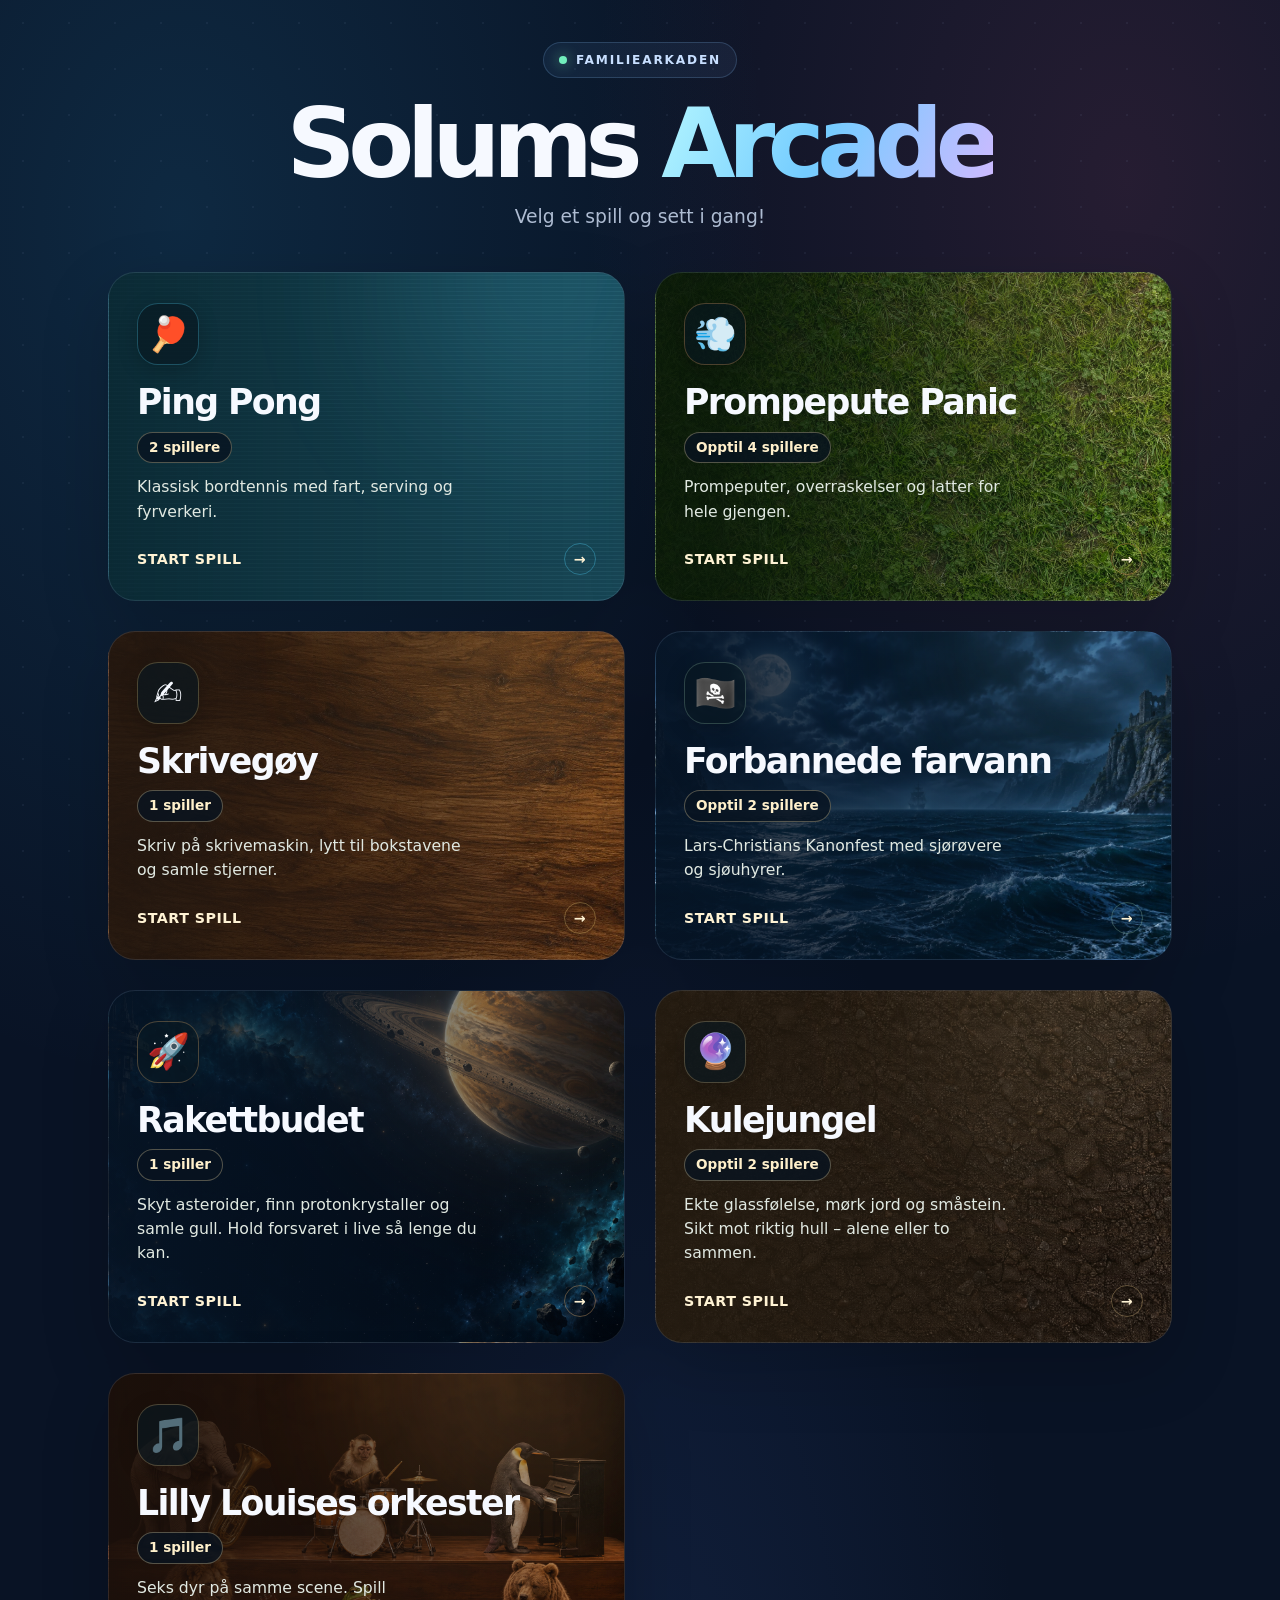
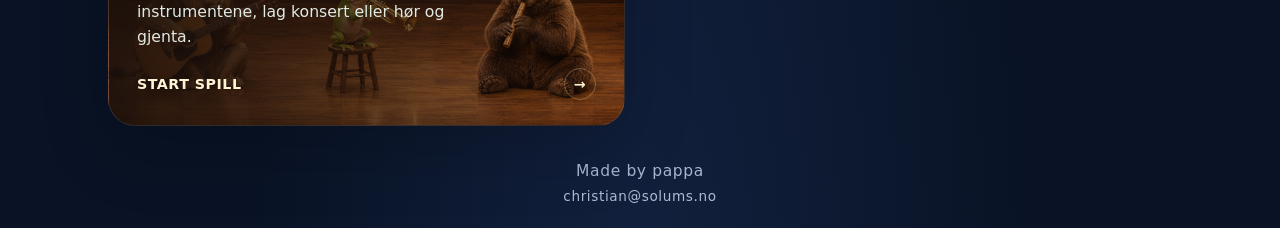
<file: index.html>
<!DOCTYPE html>
<html lang="nb">
<head>
  <meta charset="utf-8">
  <meta name="viewport" content="width=device-width, initial-scale=1, viewport-fit=cover">
  <meta name="theme-color" content="#091325">
  <meta name="description" content="Solums Arcade – morsomme spill for hele familien.">
  <title>Solums Arcade</title>
  <style>
    :root {
      color-scheme: dark;
      font-family: ui-rounded, "SF Pro Rounded", "Avenir Next", system-ui, sans-serif;
      --background: #091325;
      --text: #f6f9ff;
      --muted: #aebcd2;
      --blue: #54d8ff;
      --orange: #ffae67;
    }

    * { box-sizing: border-box; }

    html { min-height: 100%; }

    body {
      position: relative;
      min-height: 100vh;
      min-height: 100svh;
      margin: 0;
      overflow-x: hidden;
      background:
        radial-gradient(ellipse at 14% 12%, rgb(37 137 189 / 19%), transparent 38%),
        radial-gradient(ellipse at 88% 10%, rgb(189 79 117 / 16%), transparent 34%),
        radial-gradient(ellipse at 50% 105%, rgb(51 83 156 / 21%), transparent 43%),
        var(--background);
      color: var(--text);
      -webkit-font-smoothing: antialiased;
    }

    body::before {
      position: fixed;
      inset: 0;
      z-index: -1;
      background-image: radial-gradient(rgb(197 220 255 / 24%) 1px, transparent 1px);
      background-size: 46px 46px;
      content: "";
      opacity: .24;
      pointer-events: none;
    }

    .arcade {
      display: flex;
      min-height: 100vh;
      min-height: 100svh;
      flex-direction: column;
      justify-content: center;
      width: min(1120px, 100%);
      padding: max(42px, env(safe-area-inset-top)) 28px
        max(24px, env(safe-area-inset-bottom));
      margin: 0 auto;
    }

    .heading {
      margin-bottom: clamp(30px, 5vh, 52px);
      text-align: center;
    }

    .badge {
      display: inline-flex;
      min-height: 36px;
      align-items: center;
      gap: 9px;
      padding: 0 15px;
      border: 1px solid rgb(118 166 217 / 24%);
      border-radius: 999px;
      background: rgb(104 142 192 / 10%);
      color: #c8dfff;
      font-size: .76rem;
      font-weight: 750;
      letter-spacing: .15em;
      text-transform: uppercase;
    }

    .badge::before {
      width: 8px;
      height: 8px;
      border-radius: 50%;
      background: #72efbc;
      box-shadow: 0 0 14px rgb(114 239 188 / 70%);
      content: "";
    }

    h1 {
      margin: 19px 0 9px;
      font-size: clamp(2.8rem, 8vw, 6rem);
      font-weight: 840;
      letter-spacing: -.078em;
      line-height: .98;
    }

    h1 span {
      background: linear-gradient(115deg, #b2f5ff 2%, #74ccff 48%, #d1b9ff 100%);
      color: transparent;
      -webkit-background-clip: text;
      background-clip: text;
    }

    .intro {
      margin: 15px 0 0;
      color: var(--muted);
      font-size: clamp(1rem, 2.1vw, 1.17rem);
    }

    .games {
      display: grid;
      grid-template-columns: repeat(2, minmax(0, 1fr));
      gap: clamp(18px, 3vw, 30px);
    }

    .game {
      --accent: var(--blue);
      position: relative;
      display: grid;
      min-height: 248px;
      overflow: hidden;
      align-content: start;
      padding: 25px 28px;
      border: 1px solid rgb(170 199 231 / 14%);
      border-radius: 27px;
      background: linear-gradient(151deg, rgb(28 43 69 / 91%), rgb(14 25 44 / 94%));
      box-shadow: 0 24px 68px rgb(0 0 0 / 19%);
      color: inherit;
      isolation: isolate;
      text-decoration: none;
      touch-action: manipulation;
      transition: transform .22s ease, border-color .22s ease, box-shadow .22s ease;
    }

    .game::before {
      position: absolute;
      top: -145px;
      right: -70px;
      z-index: -1;
      width: 300px;
      height: 300px;
      border-radius: 50%;
      background: var(--accent);
      content: "";
      filter: blur(88px);
      opacity: .13;
      transition: opacity .22s ease;
    }

    .game:hover,
    .game:focus-visible {
      transform: translateY(-7px);
      border-color: color-mix(in srgb, var(--accent), transparent 55%);
      box-shadow: 0 32px 84px rgb(0 0 0 / 30%);
      outline: none;
    }

    .game:hover::before,
    .game:focus-visible::before { opacity: .22; }

    .game--panic { --accent: var(--orange); }
    .game--writing { --accent: #e4c477; }
    .game--pirate { --accent: #91bea8; }

    .icon {
      display: grid;
      width: 62px;
      height: 62px;
      place-items: center;
      border: 1px solid color-mix(in srgb, var(--accent), transparent 73%);
      border-radius: 21px;
      background: color-mix(in srgb, var(--accent), transparent 89%);
      font-size: 2.15rem;
      line-height: 1;
    }

    .game h2 {
      margin: 19px 0 7px;
      font-size: clamp(1.65rem, 3.6vw, 2.17rem);
      font-weight: 770;
      letter-spacing: -.046em;
      line-height: 1.08;
    }

    .game p {
      margin: 0;
      color: var(--muted);
      font-size: .98rem;
      line-height: 1.55;
    }

    .player-count {
      display: inline-flex;
      justify-self: start;
      align-items: center;
      margin: 3px 0 12px;
      padding: 6px 11px;
      border: 1px solid rgb(255 231 177 / 30%);
      border-radius: 999px;
      background: #081320cc;
      color: #fff0cb;
      font-size: .85rem;
      font-weight: 750;
      line-height: 1.3;
    }

    .play {
      display: flex;
      align-items: center;
      justify-content: space-between;
      margin-top: 19px;
      color: var(--accent);
      font-size: .89rem;
      font-weight: 770;
      letter-spacing: .035em;
    }

    .arrow {
      display: grid;
      width: 32px;
      height: 32px;
      place-items: center;
      border: 1px solid color-mix(in srgb, var(--accent), transparent 67%);
      border-radius: 50%;
      transition: transform .18s ease;
    }

    .game:hover .arrow { transform: translateX(4px); }

    footer {
      display: flex;
      flex-direction: column;
      align-items: center;
      gap: 8px;
      padding-top: clamp(30px, 4vh, 45px);
      color: #a7b7cf;
      font-size: .97rem;
      letter-spacing: .04em;
      text-align: center;
    }

    footer a {
      color: var(--muted);
      font-size: .85rem;
      text-decoration: none;
    }

    footer a:hover,
    footer a:focus-visible { color: var(--blue); }

    @media (max-width: 650px) {
      .arcade { padding-right: 18px; padding-left: 18px; }
      .heading { margin-bottom: 34px; }
      .games { grid-template-columns: 1fr; }
      .game { min-height: 255px; padding: 25px; }
      .game h2 { margin-top: 19px; }
      .play { margin-top: 19px; }
      footer { padding-top: 35px; }
    }

    @media (max-height: 650px) and (min-width: 651px) {
      .arcade { padding-top: 25px; padding-bottom: 18px; }
      .heading { margin-bottom: 25px; }
      h1 { font-size: clamp(2.7rem, 6vw, 4rem); }
      .game { min-height: 230px; padding: 22px; }
      .icon { width: 56px; height: 56px; font-size: 1.9rem; }
      .game h2 { margin-top: 17px; }
      .play { margin-top: 16px; }
      footer { padding-top: 24px; }
    }

    @media (prefers-reduced-motion: reduce) {
      *, *::before, *::after {
        animation-duration: .01ms !important;
        animation-iteration-count: 1 !important;
        transition-duration: .01ms !important;
      }
    }
  </style>
<link rel="stylesheet" href="assets/finish.css">
<script src="assets/art.js"></script>
</head>
<body>
  <main class="arcade">
    <header class="heading">
      <div class="badge">Familiearkaden</div>
      <h1>Solums <span>Arcade</span></h1>
      <p class="intro">Velg et spill og sett i gang!</p>
    </header>

    <section class="games" aria-label="Velg spill">
      <a class="game game--pong" href="ping-pong.html" aria-label="Start Ping Pong – 2 spillere">
        <div class="icon" aria-hidden="true">🏓</div>
        <h2>Ping Pong</h2>
        <span class="player-count">2 spillere</span>
        <p>Klassisk bordtennis med fart, serving og fyrverkeri.</p>
        <div class="play">START SPILL <span class="arrow" aria-hidden="true">→</span></div>
      </a>

      <a class="game game--panic" href="prompepute-panic.html" aria-label="Start Prompepute Panic – opptil 4 spillere">
        <div class="icon" aria-hidden="true">💨</div>
        <h2>Prompepute Panic</h2>
        <span class="player-count">Opptil 4 spillere</span>
        <p>Prompeputer, overraskelser og latter for hele gjengen.</p>
        <div class="play">START SPILL <span class="arrow" aria-hidden="true">→</span></div>
      </a>

      <a class="game game--writing" href="skrivegoy.html" aria-label="Start Skrivegøy – 1 spiller">
        <div class="icon" aria-hidden="true">✍️</div>
        <h2>Skrivegøy</h2>
        <span class="player-count">1 spiller</span>
        <p>Skriv på skrivemaskin, lytt til bokstavene og samle stjerner.</p>
        <div class="play">START SPILL <span class="arrow" aria-hidden="true">→</span></div>
      </a>

      <a class="game game--pirate" href="forbannede-farvann.html" aria-label="Start Forbannede farvann – opptil 2 spillere">
        <div class="icon" aria-hidden="true">🏴‍☠️</div>
        <h2>Forbannede farvann</h2>
        <span class="player-count">Opptil 2 spillere</span>
        <p>Lars-Christians Kanonfest med sjørøvere og sjøuhyrer.</p>
        <div class="play">START SPILL <span class="arrow" aria-hidden="true">→</span></div>
      </a>
      <a class="game game--rocket" href="rakettbudet/index.html" aria-label="Start Rakettbudet – 1 spiller" style="--accent:#ffc078;background:linear-gradient(90deg,#061425ee,#06142599 60%,#06142533),url('rakettbudet/assets/space.png') center/cover">
        <div class="icon" aria-hidden="true">🚀</div>
        <h2>Rakettbudet</h2>
        <span class="player-count">1 spiller</span>
        <p>Skyt asteroider, finn protonkrystaller og samle gull. Hold forsvaret i live så lenge du kan.</p>
        <div class="play">START SPILL <span class="arrow" aria-hidden="true">→</span></div>
      </a>

      <a class="game game--marble" href="Kulejungel/index.html" aria-label="Start Kulejungel – opptil 2 spillere" style="--accent:#e8c98d;background:linear-gradient(90deg,#241b10ee,#241b10a0 60%,#241b1044),url('Kulejungel/assets/ground.jpg') center/cover">
        <div class="icon" aria-hidden="true">🔮</div><h2>Kulejungel</h2>
        <span class="player-count">Opptil 2 spillere</span>
        <p>Ekte glassfølelse, mørk jord og småstein. Sikt mot riktig hull – alene eller to sammen.</p>
        <div class="play">START SPILL <span class="arrow" aria-hidden="true">→</span></div>
      </a>
      <a class="game game--orchestra" href="Orkester/index.html" aria-label="Start Lilly Louises orkester – 1 spiller" style="--accent:#edc885;background:linear-gradient(90deg,#1b100bef,#1b100b99 60%,#1b100b44),url('Orkester/assets/ensemble.jpg') center/cover">
        <div class="icon" aria-hidden="true">🎵</div><h2>Lilly Louises orkester</h2>
        <span class="player-count">1 spiller</span>
        <p>Seks dyr på samme scene. Spill instrumentene, lag konsert eller hør og gjenta.</p>
        <div class="play">START SPILL <span class="arrow" aria-hidden="true">→</span></div>
      </a>
    </section>

    <footer>
      <span>Made by pappa</span>
      <a href="mailto:christian@solums.no">christian@solums.no</a>
    </footer>
  </main>
</body>
</html>
</file>
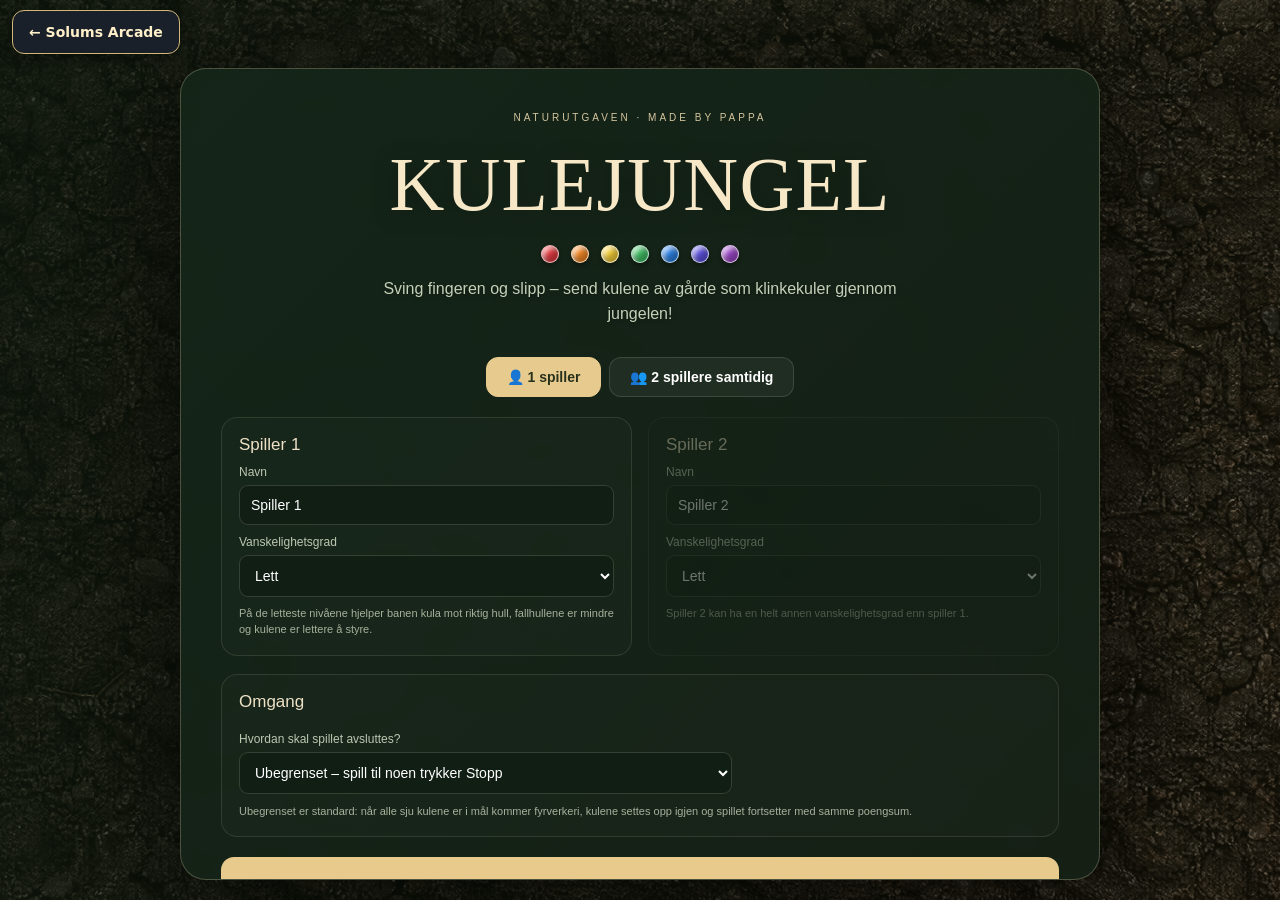
<file: Kulejungel/index.html>
<!doctype html>
<html lang="no">
<head>
<meta charset="utf-8">
<meta name="viewport" content="width=device-width,initial-scale=1,maximum-scale=1,user-scalable=no">
<title>Kulejungel · Naturutgaven</title>
<!-- Kulejungel v10.6: store dyr, riktig gangretning, sjangling og hulltriks -->
<style>
:root{
  --panel: rgba(15,29,29,.92);
  --ink:#f8fff8;
  --muted:#c8d8c9;
  --accent:#ffe66d;
}
*{box-sizing:border-box}
html,body{margin:0;width:100%;height:100%;overflow:hidden;background:#07150f;color:var(--ink);font-family:Inter,ui-rounded,"Segoe UI",Arial,sans-serif;touch-action:none}
button,input,select{font:inherit}
#app{position:fixed;inset:0}
canvas{position:absolute;inset:0;width:100%;height:100%;touch-action:none;background:#24180f}
.screen{position:absolute;inset:0;display:flex;align-items:center;justify-content:center;padding:24px;z-index:20}
#setup{background:
  radial-gradient(circle at 15% 15%,rgba(202,153,83,.24),transparent 28%),
  radial-gradient(circle at 85% 75%,rgba(118,77,42,.25),transparent 32%),
  linear-gradient(135deg,#161009,#382617 55%,#120d08)}
.card{width:min(980px,96vw);max-height:94vh;overflow:auto;background:var(--panel);border:2px solid rgba(255,255,255,.16);border-radius:28px;padding:28px;box-shadow:0 24px 70px rgba(0,0,0,.45);backdrop-filter:blur(12px)}
.logo{
  text-align:center;
  margin:-4px auto 24px;
  padding:18px 18px 16px;
  max-width:880px;
  border-radius:30px;
  background:
    radial-gradient(circle at 50% 120%,rgba(255,227,106,.20),transparent 54%),
    linear-gradient(180deg,rgba(28,68,42,.78),rgba(13,38,25,.44));
  border:1px solid rgba(255,255,255,.16);
  box-shadow:inset 0 1px 0 rgba(255,255,255,.10),0 12px 32px rgba(0,0,0,.22);
}
.logoTitle{
  display:inline-block;
  position:relative;
  margin:0;
  padding:4px 18px 8px;
  font-size:clamp(62px,9vw,124px);
  font-weight:1000;
  letter-spacing:.015em;
  line-height:.88;
  color:#fffdf3 !important;
  background:none !important;
  -webkit-background-clip:initial !important;
  background-clip:initial !important;
  -webkit-text-fill-color:#fffdf3 !important;
  -webkit-text-stroke:clamp(1px,.16vw,2px) rgba(255,255,255,.98);
  paint-order:stroke fill;
  text-shadow:
    -5px 5px 0 #ef3e45,
    -2px 7px 0 #ff922c,
     2px 9px 0 #ffd83b,
     5px 11px 0 #43c768,
     8px 13px 0 #2e88ef,
    11px 15px 0 #6255ea,
    14px 17px 0 #a34bd0,
    0 22px 30px rgba(0,0,0,.52);
  filter:drop-shadow(0 4px 8px rgba(0,0,0,.22));
}
.logoTitle::after{
  content:"";
  position:absolute;
  left:7%;
  right:7%;
  bottom:-8px;
  height:8px;
  border-radius:999px;
  background:linear-gradient(90deg,#f44336,#ff8c22,#ffd52e,#3ecf5b,#2a8cff,#6255ea,#a34bd0);
  box-shadow:0 3px 10px rgba(0,0,0,.28);
}
.rainbow{
  background:linear-gradient(90deg,#f44336 2%,#ff8c22 18%,#ffd52e 34%,#3ecf5b 49%,#2a8cff 65%,#6255ea 81%,#a34bd0 98%);
  -webkit-background-clip:text;
  background-clip:text;
  color:transparent;
}
.logo p{
  font-size:clamp(18px,2vw,25px);
  font-weight:800;
  color:#eef6e8;
  margin:22px 0 0;
  text-shadow:0 2px 4px rgba(0,0,0,.35);
}
.logoBalls{
  display:flex;
  justify-content:center;
  align-items:center;
  gap:clamp(7px,1.2vw,14px);
  margin:17px auto 2px;
}
.logoBall{
  width:clamp(15px,2.1vw,24px);
  aspect-ratio:1;
  border-radius:50%;
  border:2px solid rgba(255,255,255,.70);
  box-shadow:inset -4px -5px 7px rgba(0,0,0,.23),inset 3px 3px 5px rgba(255,255,255,.30),0 4px 6px rgba(0,0,0,.28);
}
.madeBy{
  margin:20px 0 2px;
  text-align:center;
  font-size:clamp(15px,1.8vw,19px);
  font-weight:900;
  letter-spacing:.08em;
  color:#e8f1e4;
  opacity:.92;
}
.madeBy span{
  display:inline-block;
  padding:8px 18px;
  border-top:1px solid rgba(255,255,255,.16);
}
.modeRow{display:flex;gap:12px;justify-content:center;margin:22px 0;flex-wrap:wrap}
.modeBtn{border:0;border-radius:18px;padding:14px 24px;background:#294838;color:white;cursor:pointer;font-weight:800;font-size:20px;box-shadow:inset 0 -4px rgba(0,0,0,.18)}
.modeBtn.active{background:#f1c746;color:#1b241b;transform:translateY(-2px)}
.players{display:grid;grid-template-columns:1fr 1fr;gap:16px}
.playerCard{background:rgba(255,255,255,.07);border-radius:22px;padding:18px;border:1px solid rgba(255,255,255,.12)}
.playerCard h2{margin:0 0 12px;font-size:24px}
label{display:block;color:#d7e4d8;font-weight:700;margin:10px 0 6px}
input,select{width:100%;border:2px solid rgba(255,255,255,.18);background:#10281b;color:white;border-radius:14px;padding:13px 14px;outline:none}
input:focus,select:focus{border-color:#ffe66d}
option{background:#10281b;color:white}
.helpText{font-size:14px;color:#aebfae;margin-top:8px;line-height:1.4}
.roundSettings{margin-top:18px;background:rgba(255,255,255,.055);border:1px solid rgba(255,255,255,.12);border-radius:22px;padding:18px}
.roundSettings h2{margin:0 0 10px;font-size:24px}
.roundGrid{display:grid;grid-template-columns:1.25fr .75fr;gap:14px;align-items:end}
.roundValue{display:none}
.roundHint{margin-top:9px;font-size:14px;line-height:1.45;color:#b7c8b8}
.stopBtn{background:rgba(88,25,22,.88)!important;border-color:rgba(255,180,160,.20)!important;padding:8px 11px!important;font-size:14px!important}
#fireworksLayer{position:absolute;inset:0;z-index:11;pointer-events:none}

#fireworksLayer{
  background:transparent !important;
  pointer-events:none;
  z-index:11;
}
#game{z-index:1}
@media(max-width:760px){.roundGrid{grid-template-columns:1fr}}
.startBtn{width:100%;margin-top:20px;border:0;border-radius:22px;padding:18px 24px;font-size:clamp(22px,3vw,34px);font-weight:1000;background:linear-gradient(#ffe96b,#e4ae22);color:#172014;cursor:pointer;box-shadow:0 7px 0 #9d7414,0 14px 35px rgba(0,0,0,.28)}
.startBtn:active{transform:translateY(4px);box-shadow:0 3px 0 #9d7414}
.tiny{font-size:13px;color:#a9baa9;text-align:center;margin-top:14px;line-height:1.4}
#hud{position:absolute;inset:0;pointer-events:none;z-index:8;display:none}
.topbar{position:absolute;left:14px;right:14px;top:12px;display:flex;gap:10px;align-items:flex-start;justify-content:space-between}
.hudPlayer{background:rgba(6,18,12,.76);border:1px solid rgba(255,255,255,.18);padding:9px 14px;border-radius:16px;min-width:190px;box-shadow:0 6px 18px rgba(0,0,0,.25);backdrop-filter:blur(8px)}
.hudName{font-size:18px;font-weight:900}
.hudScore{color:#dbe6da;font-size:14px;margin-top:3px}
.controls{display:flex;gap:8px;pointer-events:auto}
.iconBtn{border:0;border-radius:14px;padding:10px 13px;background:rgba(6,18,12,.8);color:#fff;font-weight:800;cursor:pointer;border:1px solid rgba(255,255,255,.16)}
.centerTitle{position:absolute;left:50%;top:14px;transform:translateX(-50%);background:rgba(6,18,12,.72);border:1px solid rgba(255,255,255,.15);border-radius:16px;padding:8px 18px;font-size:18px;font-weight:1000;letter-spacing:.04em}
#messageLayer{position:absolute;inset:0;pointer-events:none;z-index:12}
.popMessage{position:absolute;transform:translate(-50%,-50%) scale(.3);font-size:clamp(28px,4vw,60px);font-weight:1000;text-shadow:0 4px 0 rgba(0,0,0,.38),0 8px 22px rgba(0,0,0,.4);animation:pop .95s ease-out forwards;white-space:nowrap}
@keyframes pop{0%{opacity:0;transform:translate(-50%,-50%) scale(.3) rotate(-8deg)}20%{opacity:1;transform:translate(-50%,-50%) scale(1.25) rotate(3deg)}65%{opacity:1;transform:translate(-50%,-65%) scale(1)}100%{opacity:0;transform:translate(-50%,-110%) scale(.9)}}
#finish{display:none;background:rgba(3,12,8,.74);z-index:30}
.finishCard{text-align:center;width:min(680px,94vw);background:rgba(13,34,21,.96);border-radius:30px;padding:30px;border:2px solid rgba(255,255,255,.2);box-shadow:0 20px 60px rgba(0,0,0,.5)}
.finishCard h1{font-size:clamp(42px,7vw,80px);margin:0}
.finishCard p{font-size:22px;color:#dce9dc}
.finishBtns{display:flex;gap:12px;justify-content:center;flex-wrap:wrap}
.finishBtns button{border:0;border-radius:18px;padding:14px 22px;font-weight:900;font-size:18px;cursor:pointer}
.primary{background:#ffe36a;color:#152016}.secondary{background:#315441;color:#fff}
@media(max-width:760px){
  .players{grid-template-columns:1fr}
  .card{padding:20px}
  .centerTitle{display:none}
  .hudPlayer{min-width:auto}
}
:root{--panel:rgba(20,29,22,.94);--ink:#fff9e9;--muted:#cfceb9;--accent:#efd393}
#setup{background:linear-gradient(110deg,#0c180dc9,#191b0b66),url('assets/ground.jpg') center/cover}
.screen{padding:20px;touch-action:pan-y}.card{width:min(920px,96vw);padding:30px 40px;border:1px solid #e0d4ad44;background:linear-gradient(135deg,#142619ee,#152016f2);border-radius:26px;box-shadow:0 24px 100px #0009}
.logo{background:none;border:0;box-shadow:none;padding:10px;margin:0 auto 20px;position:relative}
.logo::before{content:'NATURUTGAVEN · MADE BY PAPPA';font-size:10px;letter-spacing:.3em;color:#d5c59e;display:block;margin:3px 0 20px}
.logoTitle{font-family:Georgia,serif;font-size:clamp(40px,7vw,76px);font-weight:400;letter-spacing:.015em;line-height:1.1;color:#f7e8c8!important;-webkit-text-fill-color:#f7e8c8!important;-webkit-text-stroke:0;text-shadow:0 4px 24px #0005;filter:none;padding:0}
.logoTitle::after{display:none}.logo p{font-size:16px;font-weight:400;line-height:1.6;margin:13px auto 0;color:#c5d0b9;max-width:550px}.logoBalls{margin-top:18px;gap:12px}.logoBall{width:18px;border:1px solid #fffa;box-shadow:inset -4px -5px 6px #0005,inset 3px 3px 4px #fffa,0 3px 5px #0005}
.modeRow{margin:20px 0;gap:8px}.modeBtn{font-size:14px;padding:11px 20px;border-radius:12px;font-weight:600;background:#ffffff0d;box-shadow:none;border:1px solid #fff2}.modeBtn.active{background:#e7cb8e;transform:none;color:#28311b;border-color:#e7cb8e}
.playerCard,.roundSettings{border-radius:16px;background:#ffffff04;border:1px solid #d7d9b621;padding:17px}.playerCard h2,.roundSettings h2{font-size:17px;font-weight:500;margin:0 0 10px;color:#eee2c6}label{font-size:12px;font-weight:500;color:#bcc8b2}input,select{padding:11px;font-size:14px;border-radius:9px;border:1px solid #e3dfb92c;background:#101e14}input:focus,select:focus{border-color:#e4c88b}.helpText,.roundHint{font-size:11px;line-height:1.5;color:#a7b29d}
.startBtn{background:#e8cb8c;color:#223018;font-size:21px;border-radius:13px;box-shadow:0 4px 0 #927647;padding:17px;font-weight:700}.tiny{font-size:11px;color:#a3b097}.madeBy{display:none}
.topbar{top:12px;left:16px;right:16px}.hudPlayer{background:#0d1b12df;border:1px solid #e8d5a54d;border-radius:12px;min-width:170px}.hudName{font-family:Georgia,serif;font-size:19px;font-weight:400;color:#f1e2be}.hudScore{font-size:12px;color:#cdd3ba}.iconBtn{border-radius:10px;font-size:12px;padding:10px;background:#112017e8;border:1px solid #e8d5a53b}.centerTitle{font-size:12px;font-weight:500;background:#102018d9;border-radius:10px;color:#e4d2aa;padding:10px}
.finishCard{background:#142318f2;border:1px solid #e7ce9466}.finishCard h1{font-family:Georgia,serif;font-size:48px;font-weight:400;color:#efd59d}.finishCard p{font-size:18px}
@media(max-width:760px){.card{padding:22px}.players{grid-template-columns:1fr}.logoTitle{font-size:45px}.logo p{font-size:14px}.hudPlayer{min-width:0;padding:8px}.hudName{font-size:14px}.controls{gap:4px;flex-wrap:wrap;justify-content:center;max-width:180px}.iconBtn{font-size:10px;padding:7px}.topbar{gap:5px;left:8px;right:8px}.logo::before{font-size:8px}.hudScore{font-size:10px}}
body.two-players .centerTitle{display:none}

.arcade-back{position:fixed;bottom:12px;left:14px;z-index:100;color:#f2dfbb;background:#17120ddd;border:1px solid #c6a67855;border-radius:10px;padding:9px 12px;text-decoration:none;font:12px Arial,sans-serif}.arcade-back:focus-visible{outline:3px solid #fff}@media(max-width:500px){.arcade-back{font-size:10px;padding:7px 9px}}</style>
<link rel="stylesheet" href="../assets/arcade-nav.css"></head>
<body>
<div id="app">
  <canvas id="game"></canvas>
  <canvas id="fireworksLayer"></canvas>

  <div id="hud">
    <div class="topbar">
      <div id="hudP1" class="hudPlayer"><div class="hudName">Spiller 1</div><div class="hudScore">0 / 7 kuler i mål</div></div>
      <div class="centerTitle">🌿 KULEJUNGEL 🌿</div>
      <div class="controls">
        <button class="iconBtn" id="soundBtn">🔊 Lyd</button>
        <button class="iconBtn" id="fullBtn">⛶ Fullskjerm</button>
        <button class="iconBtn stopBtn" id="stopBtn">■ Stopp</button>
        <button class="iconBtn" id="setupBtn">⚙ Oppsett</button>
      </div>
      <div id="hudP2" class="hudPlayer" style="display:none;text-align:right"><div class="hudName">Spiller 2</div><div class="hudScore">0 / 7 kuler i mål</div></div>
    </div>
  </div>

  <div id="messageLayer"></div>
  <div id="loadingGame" style="display:none;position:absolute;inset:0;z-index:50;background:rgba(8,18,12,.92);align-items:center;justify-content:center;text-align:center;color:white;font-family:inherit">
    <div style="padding:28px 34px;border-radius:24px;background:rgba(255,255,255,.08);font-size:26px;font-weight:900">
      🌿 Lager Kulejungel-banen…
      <div style="font-size:15px;font-weight:600;margin-top:10px;color:#d7e5d5">Et lite øyeblikk</div>
    </div>
  </div>

  <section id="setup" class="arcade-menu screen"><a class="solums-arcade-home" href="../index.html" aria-label="Til Solums Arcade">← Solums Arcade</a>
    <div class="card">
      <div class="logo">
        <h1 class="logoTitle">KULEJUNGEL</h1>
        <div class="logoBalls" aria-hidden="true">
          <span class="logoBall" style="background:#ef3e45"></span>
          <span class="logoBall" style="background:#ff8f27"></span>
          <span class="logoBall" style="background:#ffd83b"></span>
          <span class="logoBall" style="background:#43c768"></span>
          <span class="logoBall" style="background:#2e88ef"></span>
          <span class="logoBall" style="background:#6255ea"></span>
          <span class="logoBall" style="background:#a34bd0"></span>
        </div>
        <p>Sving fingeren og slipp – send kulene av gårde som klinkekuler gjennom jungelen!</p>
      </div>

      <div class="modeRow">
        <button class="modeBtn active" data-players="1">👤 1 spiller</button>
        <button class="modeBtn" data-players="2">👥 2 spillere samtidig</button>
      </div>

      <div class="players">
        <div class="playerCard">
          <h2>Spiller 1</h2>
          <label for="name1">Navn</label>
          <input id="name1" value="Spiller 1" maxlength="24">
          <label for="diff1">Vanskelighetsgrad</label>
          <select id="diff1">
            <option value="veryeasy">Veldig lett – mye hjelp</option>
            <option value="easy" selected>Lett</option>
            <option value="normal">Middels</option>
            <option value="hard">Utfordrende</option>
          </select>
          <div class="helpText">På de letteste nivåene hjelper banen kula mot riktig hull, fallhullene er mindre og kulene er lettere å styre.</div>
        </div>

        <div class="playerCard" id="p2Card" style="opacity:.38;pointer-events:none">
          <h2>Spiller 2</h2>
          <label for="name2">Navn</label>
          <input id="name2" value="Spiller 2" maxlength="24">
          <label for="diff2">Vanskelighetsgrad</label>
          <select id="diff2">
            <option value="veryeasy">Veldig lett – mye hjelp</option>
            <option value="easy" selected>Lett</option>
            <option value="normal">Middels</option>
            <option value="hard">Utfordrende</option>
          </select>
          <div class="helpText">Spiller 2 kan ha en helt annen vanskelighetsgrad enn spiller 1.</div>
        </div>
      </div>

      <div class="roundSettings">
        <h2>Omgang</h2>
        <div class="roundGrid">
          <div>
            <label for="roundMode">Hvordan skal spillet avsluttes?</label>
            <select id="roundMode">
              <option value="unlimited" selected>Ubegrenset – spill til noen trykker Stopp</option>
              <option value="score">Spill til en poenggrense</option>
              <option value="time">Spill i et bestemt antall minutter</option>
            </select>
          </div>
          <div id="scoreTargetWrap" class="roundValue">
            <label for="scoreTarget">Poenggrense</label>
            <input id="scoreTarget" type="number" min="1000" step="500" value="10000">
          </div>
          <div id="timeTargetWrap" class="roundValue">
            <label for="timeTarget">Tid i minutter</label>
            <input id="timeTarget" type="number" min="1" step="1" value="5">
          </div>
        </div>
        <div id="roundHint" class="roundHint">
          Ubegrenset er standard: når alle sju kulene er i mål kommer fyrverkeri, kulene settes opp igjen og spillet fortsetter med samme poengsum.
        </div>
      </div>

      <button id="startBtn" class="startBtn">START KULEJUNGEL</button>
      <div class="tiny">
        Dra/sving den aktive kula og slipp – jo raskere fingerbevegelse, desto hardere skytes kula av gårde.<br>
        Naturtro materialer og innspilte lyder. Spillet virker uten internett når hele mappen er lastet ned.
      </div>
      <div class="madeBy"><span>Made by Pappa</span></div>
    </div>
  </section>

  <section id="finish" class="screen">
    <div class="finishCard">
      <h1>🎉 Fantastisk! 🎉</h1>
      <p id="finishText">Alle kulene er i mål!</p>
      <div class="finishBtns">
        <button id="againBtn" class="primary">Spill en gang til</button>
        <button id="backBtn" class="secondary">Til oppsett</button>
      </div>
    </div>
  </section>
</div>

<script>
(() => {
"use strict";

const canvas = document.getElementById("game");
const ctx = canvas.getContext("2d", {alpha:false});
const fireworksCanvas = document.getElementById("fireworksLayer");
const fctx = fireworksCanvas.getContext("2d");
const setup = document.getElementById("setup");
const hud = document.getElementById("hud");
const finish = document.getElementById("finish");
const messageLayer = document.getElementById("messageLayer");

let dpr = 1, W = 1280, H = 720;
let playerCount = 1;
let boards = [];
let running = false;
let lastT = performance.now();
let particles = [];
let fireworks = [];
let muted = false;
let finishedShown = false;
let matchEnded = false;
let roundMode = "unlimited";
let roundTarget = 0;
let matchStart = 0;
let fireworkSoundPrimed = false;
let screenFlash = 0;
let screenFlashColor = "#ffffff";

// Samplede lyder. Kilde: rse/soundfx på GitHub (se README_Kulejungel.txt).
const SOUND_BASE = "assets/";
const FIREWORKS_URL = "assets/fanfare.wav";
const soundUrls = {
  grab: SOUND_BASE + "wood.wav",
  bump: SOUND_BASE + "wood.wav",
  trap: SOUND_BASE + "flute.wav",
  success: SOUND_BASE + "success.wav",
  fanfare: SOUND_BASE + "fanfare.wav",
  chime: SOUND_BASE + "piano.wav",
  // To samplede slag legges oppå hverandre for et tørrere "stein mot stein"-klakk.
  stoneLow: SOUND_BASE + "kick.wav",
  stoneClick: SOUND_BASE + "wood.wav",
  splatLow: SOUND_BASE + "kick.wav",
  splatWet: SOUND_BASE + "snare.wav"
};
const soundVolume = {grab:.5,bump:.5,trap:.5,success:.5,fanfare:.42,chime:.5,stoneLow:.34,stoneClick:.58,splatLow:.56,splatWet:.40};

// Tre forskjellige applaus-/klappeopptak.
// Hvert mål velger tilfeldig ett av dem og spiller bare et kort utsnitt.
const APPLAUSE_SAMPLES = [
  {
    url:"assets/clap.wav",
    start:0.00, dur:1450, vol:.48, rate:1.06
  },
  {
    url:"assets/clap.wav",
    start:0.00, dur:1280, vol:.46, rate:1.08
  },
  {
    url:"assets/clap.wav",
    start:0.00, dur:1180, vol:.42, rate:1.00
  }
];

const APPLAUSE_PLAYERS = APPLAUSE_SAMPLES.map(s=>{
  const a=new Audio(s.url);
  a.preload="metadata";
  a.volume=s.vol;
  try{a.load();}catch(e){}
  return a;
});
let applausePrimed=false;
const FIREWORK_PLAYER = new Audio(FIREWORKS_URL);
FIREWORK_PLAYER.preload="auto";
FIREWORK_PLAYER.volume=.48;
/* lastes ved behov i Chrome */

function primeFireworksSound(){
  if(fireworkSoundPrimed || muted) return;
  fireworkSoundPrimed=true;
  try{
    FIREWORK_PLAYER.muted=true;
    FIREWORK_PLAYER.currentTime=0;
    const p=FIREWORK_PLAYER.play();
    if(p && p.then){
      p.then(()=>{
        try{FIREWORK_PLAYER.pause();FIREWORK_PLAYER.currentTime=0;FIREWORK_PLAYER.muted=false;}catch(e){}
      }).catch(()=>{
        try{FIREWORK_PLAYER.pause();FIREWORK_PLAYER.currentTime=0;FIREWORK_PLAYER.muted=false;}catch(e){}
      });
    }
  }catch(e){}
}

function primeApplause(){
  if(applausePrimed || muted) return;
  applausePrimed=true;
  APPLAUSE_PLAYERS.forEach(a=>{
    try{
      a.muted=true;
      a.currentTime=0;
      const p=a.play();
      if(p && p.then){
        p.then(()=>{
          try{a.pause();a.currentTime=0;a.muted=false;}catch(e){}
        }).catch(()=>{
          try{a.pause();a.currentTime=0;a.muted=false;}catch(e){}
        });
      }
    }catch(e){}
  });
}


// Ekte samplede vokallyder (CC0-kildene er dokumentert i README).
const OUCH_SAMPLES = [
  "assets/flute.wav",
  "assets/flute.wav"
];
function playSound(name, vol=1){
  if(muted || !soundUrls[name]) return;
  try{
    const a = new Audio(soundUrls[name]);
    a.preload = "none";
    a.volume = Math.min(1,(soundVolume[name]||.5)*vol);
    a.play().catch(()=>{});
  }catch(e){}
}
function playStoneClack(power=1){
  if(muted) return;
  try{
    const low = new Audio(soundUrls.stoneLow);
    low.volume = Math.min(.72,.20+.34*power);
    low.playbackRate = rnd(.92,1.08);
    low.play().catch(()=>{});
    setTimeout(()=>{
      const click = new Audio(soundUrls.stoneClick);
      click.volume = Math.min(.82,.28+.38*power);
      click.playbackRate = rnd(.80,1.18);
      click.play().catch(()=>{});
    }, rnd(12,32));
  }catch(e){}
}
function playFunnyOuch(){
  if(muted) return;
  try{
    const url = OUCH_SAMPLES[Math.floor(Math.random()*OUCH_SAMPLES.length)];
    const a = new Audio(url);
    a.preload = "none";
    a.volume = .62;
    const rates=[.72,.84,.96,1.10,1.24,1.36];
    a.playbackRate = rates[Math.floor(Math.random()*rates.length)];
    if("preservesPitch" in a) a.preservesPitch=false;
    if("webkitPreservesPitch" in a) a.webkitPreservesPitch=false;
    a.play().catch(()=>{});
  }catch(e){}
}
function playCritterStep(type){
  if(muted) return;
  try{
    const url = type==="beetle" ? soundUrls.grab : soundUrls.stoneClick;
    const a = new Audio(url);
    a.preload = "none";
    a.volume = type==="beetle" ? .038 : .022;
    a.playbackRate = type==="beetle" ? rnd(.55,.72) : rnd(1.52,1.90);
    if("preservesPitch" in a) a.preservesPitch=false;
    if("webkitPreservesPitch" in a) a.webkitPreservesPitch=false;
    a.play().catch(()=>{});
  }catch(e){}
}

function playShortApplause(){
  if(muted) return;
  try{
    const idx=Math.floor(Math.random()*APPLAUSE_SAMPLES.length);
    const base=APPLAUSE_SAMPLES[idx];
    const a=APPLAUSE_PLAYERS[idx];

    a.muted=false;
    try{a.pause();a.currentTime=base.start||0;}catch(e){}
    a.volume=clamp(base.vol+rnd(-.025,.035),.34,.60);
    a.playbackRate=clamp(base.rate+rnd(-.025,.025),.92,1.18);

    const p=a.play();
    if(p && p.catch) p.catch(()=>{});
    setTimeout(()=>{
      try{a.pause();a.currentTime=0;}catch(e){}
    },base.dur+rnd(-40,55));
  }catch(e){}
}
function playSplat(){
  if(muted) return;
  try{
    const a=new Audio(soundUrls.splatLow);
    a.volume=.48;a.playbackRate=rnd(.55,.69);
    if("preservesPitch" in a) a.preservesPitch=false;
    if("webkitPreservesPitch" in a) a.webkitPreservesPitch=false;
    a.play().catch(()=>{});
    setTimeout(()=>{
      const b=new Audio(soundUrls.splatWet);
      b.volume=.34;b.playbackRate=rnd(.58,.76);
      if("preservesPitch" in b) b.preservesPitch=false;
      if("webkitPreservesPitch" in b) b.webkitPreservesPitch=false;
      b.play().catch(()=>{});
    },22);
  }catch(e){}
}

const COLORS = [
  {name:"rød", hex:"#ef3e45"},
  {name:"oransje", hex:"#ff8f27"},
  {name:"gul", hex:"#ffd83b"},
  {name:"grønn", hex:"#43c768"},
  {name:"blå", hex:"#2e88ef"},
  {name:"indigo", hex:"#5557d9"},
  {name:"fiolett", hex:"#9252cc"}
];

const DIFF = {
  // v10.3: raskere rulledynamikk og tydeligere pinball-følelse.
  veryeasy:{label:"Veldig lett", drag:24.0, maxSpeed:1150, launch:1.90, slope:82,  friction:.9940, bounce:.84, trapScale:.64, magnet:145, magnetForce:10.5, obstacleScale:.68, fallGrace:.82},
  easy:    {label:"Lett",        drag:22.0, maxSpeed:1300, launch:2.08, slope:112, friction:.9950, bounce:.88, trapScale:.78, magnet:98,  magnetForce:6.8,  obstacleScale:.78, fallGrace:.70},
  normal:  {label:"Middels",     drag:20.0, maxSpeed:1450, launch:2.28, slope:145, friction:.9960, bounce:.92, trapScale:.96, magnet:52,  magnetForce:3.2,  obstacleScale:.90, fallGrace:.58},
  hard:    {label:"Utfordrende", drag:18.0, maxSpeed:1600, launch:2.48, slope:178, friction:.9965, bounce:.95, trapScale:1.08,magnet:0,   magnetForce:0,    obstacleScale:1.0,  fallGrace:.50}
};

function clamp(v,a,b){return Math.max(a,Math.min(b,v))}
function lerp(a,b,t){return a+(b-a)*t}
function dist2(x1,y1,x2,y2){const dx=x1-x2,dy=y1-y2;return dx*dx+dy*dy}
function rnd(a,b){return a+Math.random()*(b-a)}
function fract(v){return v-Math.floor(v)}
function prand(seed){
  return fract(Math.sin(seed*12.9898+78.233)*43758.5453123);
}
function hash2(ix,iy,seed){
  return prand(ix*127.1 + iy*311.7 + seed*73.91);
}
function valueNoise(x,y,seed){
  const ix=Math.floor(x), iy=Math.floor(y);
  const fx=x-ix, fy=y-iy;
  const sx=fx*fx*(3-2*fx), sy=fy*fy*(3-2*fy);
  const a=hash2(ix,iy,seed), b=hash2(ix+1,iy,seed);
  const c=hash2(ix,iy+1,seed), d=hash2(ix+1,iy+1,seed);
  return lerp(lerp(a,b,sx),lerp(c,d,sx),sy);
}
function soilNoise(x,y,seed){
  let total=0, amp=.56, freq=1, norm=0;
  for(let o=0;o<4;o++){
    total += valueNoise(x*freq,y*freq,seed+o*17.3)*amp;
    norm += amp;
    amp *= .52; freq *= 2.03;
  }
  return total/norm;
}
function createBallWear(id,boardIndex){
  const dirt=[], scratches=[];
  const base=1000+id*113+boardIndex*991;
  for(let i=0;i<13;i++){
    const a=prand(base+i*7.1)*Math.PI*2;
    const rr=Math.sqrt(prand(base+i*13.7))*0.72;
    dirt.push({
      x:Math.cos(a)*rr, y:Math.sin(a)*rr,
      rx:.045+prand(base+i*19.3)*.12,
      ry:.025+prand(base+i*23.9)*.08,
      rot:prand(base+i*29.1)*Math.PI,
      alpha:.06+prand(base+i*31.7)*.16
    });
  }
  for(let i=0;i<9;i++){
    const a=prand(base+300+i*17.3)*Math.PI*2;
    const rr=Math.sqrt(prand(base+500+i*9.7))*0.62;
    scratches.push({
      x:Math.cos(a)*rr, y:Math.sin(a)*rr,
      ang:prand(base+700+i*5.3)*Math.PI*2,
      len:.12+prand(base+900+i*11.9)*.28,
      width:.012+prand(base+1100+i*3.1)*.018,
      alpha:.10+prand(base+1300+i*2.7)*.22
    });
  }
  return {dirt,scratches};
}

function resize(){
  dpr = Math.min(window.devicePixelRatio||1,2);
  W = innerWidth; H = innerHeight;
  canvas.width = Math.round(W*dpr); canvas.height = Math.round(H*dpr);
  canvas.style.width = W+"px"; canvas.style.height = H+"px";
  fireworksCanvas.width = Math.round(W*dpr); fireworksCanvas.height = Math.round(H*dpr);
  fireworksCanvas.style.width = W+"px"; fireworksCanvas.style.height = H+"px";
  ctx.setTransform(dpr,0,0,dpr,0,0);
  fctx.setTransform(dpr,0,0,dpr,0,0);
  if(running) layoutBoards();
}
window.addEventListener("resize", resize);
resize();


const roundModeSelect=document.getElementById("roundMode");
const scoreTargetWrap=document.getElementById("scoreTargetWrap");
const timeTargetWrap=document.getElementById("timeTargetWrap");
const roundHint=document.getElementById("roundHint");

function updateRoundControls(){
  const mode=roundModeSelect.value;
  scoreTargetWrap.style.display=mode==="score"?"block":"none";
  timeTargetWrap.style.display=mode==="time"?"block":"none";
  if(mode==="unlimited"){
    roundHint.textContent="Ubegrenset er standard: når alle sju kulene er i mål kommer fyrverkeri, kulene settes opp igjen og spillet fortsetter med samme poengsum.";
  }else if(mode==="score"){
    roundHint.textContent="Første spiller som når poenggrensen vinner. Alle sju kulene kan brukes flere ganger hvis det trengs.";
  }else{
    roundHint.textContent="Når tiden er ute stopper spillet. Spilleren med høyest poengsum vinner.";
  }
}
roundModeSelect.addEventListener("change",updateRoundControls);
updateRoundControls();

document.querySelectorAll(".modeBtn").forEach(btn=>{
  btn.addEventListener("click",()=>{
    playerCount = +btn.dataset.players;
    document.querySelectorAll(".modeBtn").forEach(b=>b.classList.toggle("active",b===btn));
    const p2 = document.getElementById("p2Card");
    p2.style.opacity = playerCount===2 ? "1" : ".38";
    p2.style.pointerEvents = playerCount===2 ? "auto" : "none";
  });
});

document.getElementById("startBtn").addEventListener("click", ()=>{
  const loading=document.getElementById("loadingGame");
  loading.style.display="flex";
  // La Chrome tegne lastebildet før terrenget bygges.
  requestAnimationFrame(()=>setTimeout(()=>{
    try{
      startGame();
    }finally{
      loading.style.display="none";
    }
  },20));
});
document.getElementById("againBtn").addEventListener("click", ()=>{
  finish.style.display="none";
  const loading=document.getElementById("loadingGame");
  loading.style.display="flex";
  requestAnimationFrame(()=>setTimeout(()=>{
    try{ startGame(); } finally { loading.style.display="none"; }
  },20));
});
document.getElementById("backBtn").addEventListener("click", showSetup);
document.getElementById("setupBtn").addEventListener("click", showSetup);
document.getElementById("stopBtn").addEventListener("click",()=>{
  if(running) endMatch("stopped");
});
document.getElementById("soundBtn").addEventListener("click",()=>{
  muted=!muted;
  document.getElementById("soundBtn").textContent = muted ? "🔇 Lyd av" : "🔊 Lyd";
});
document.getElementById("fullBtn").addEventListener("click", async()=>{
  try{
    if(!document.fullscreenElement) await document.documentElement.requestFullscreen();
    else await document.exitFullscreen();
  }catch(e){}
});

function showSetup(){
  running=false;
  matchEnded=true;
  fireworks.length=0;
  fctx.clearRect(0,0,W,H);
  setup.style.display="flex";
  hud.style.display="none";
  finish.style.display="none";
  const title=document.querySelector(".centerTitle");
  if(title) title.textContent="🌿 KULEJUNGEL 🌿";
}

function startGame(){
  document.body.classList.toggle("two-players",playerCount===2);
  ensureForestAudio();
  finishedShown=false;
  matchEnded=false;
  particles.length=0;
  fireworks.length=0;
  fctx.clearRect(0,0,W,H);
  boards = [];

  roundMode=document.getElementById("roundMode").value;
  if(roundMode==="score"){
    roundTarget=Math.max(1000,Number(document.getElementById("scoreTarget").value)||10000);
  }else if(roundMode==="time"){
    roundTarget=Math.max(1,Number(document.getElementById("timeTarget").value)||5)*60;
  }else{
    roundTarget=0;
  }

  const names=[document.getElementById("name1").value.trim()||"Spiller 1", document.getElementById("name2").value.trim()||"Spiller 2"];
  const diffs=[document.getElementById("diff1").value, document.getElementById("diff2").value];

  for(let i=0;i<playerCount;i++){
    boards.push(makeBoard(i,names[i],diffs[i]));
  }
  layoutBoards();
  setup.style.display="none";
  finish.style.display="none";
  hud.style.display="block";
  document.getElementById("hudP2").style.display=playerCount===2?"block":"none";
  updateHUD();
  try{localStorage.setItem('kulejungelNatur',JSON.stringify({names,diffs,playerCount,roundMode,score:document.getElementById('scoreTarget').value,time:document.getElementById('timeTarget').value}))}catch{}
  running=true;
  matchStart=performance.now();
  lastT=performance.now();
  playSound("chime",.8);
}

function makeBoard(index,name,diffKey){
  const seed = index===0 ? 1.17 : 2.93;
  return {
    index,name,diffKey,diff:DIFF[diffKey],seed,
    x:0,y:0,w:W,h:H,
    balls:[],holes:[],traps:[],rocks:[],mud:[],critters:[],scorpions:[],animals:[],
    critterTimer:rnd(5.5,11.5),
    scorpionTimer:rnd(13,24),
    animalTimer:rnd(9,18),
    score:0,
    cycles:0,
    resetPending:false,
    terrainCanvas:null,
    complete:false, finishTime:null, shake:0
  };
}

function layoutBoards(){
  const top = 68;
  const gap = playerCount===2 ? 6 : 0;
  if(playerCount===1){
    Object.assign(boards[0],{x:0,y:top,w:W,h:H-top});
    populateBoard(boards[0]);
  }else{
    const half=(W-gap)/2;
    Object.assign(boards[0],{x:0,y:top,w:half,h:H-top});
    Object.assign(boards[1],{x:half+gap,y:top,w:half,h:H-top});
    populateBoard(boards[0]);
    populateBoard(boards[1]);
  }
}

// Terrengfunksjon. Positiv verdi = høyde, negativ = fordypning.
function terrainH(b,x,y){
  const u=(x-b.x)/b.w, v=(y-b.y)/b.h;
  const s=b.seed;
  const gauss=(cx,cy,sx,sy,a)=>a*Math.exp(-(((u-cx)*(u-cx))/(sx*sx)+((v-cy)*(v-cy))/(sy*sy)));
  let h=0;

  // Tydeligere fjellrygger / hauger.
  h += gauss(.28,.25,.18,.15, 1.34);
  h += gauss(.70,.48,.16,.19, 1.14);
  h += gauss(.45,.79,.20,.12, .96);
  h += gauss(.88,.67,.10,.13, .62);

  // Dypere daler og groper.
  h -= gauss(.18,.66,.17,.18, 1.18);
  h -= gauss(.82,.22,.13,.17, 1.02);
  h -= gauss(.55,.39,.10,.10, .72);
  h -= gauss(.37,.55,.09,.13, .55);

  // En svak, uregelmessig ryggstruktur mellom hovedformene.
  h += .22*Math.sin((u*3.05+s)*Math.PI*2)*Math.cos((v*2.20+s*.41)*Math.PI*2);
  h += .10*Math.sin((u*5.2-v*2.7+s*.7)*Math.PI*2);

  return h;
}
function terrainGrad(b,x,y){
  const e=2.2;
  return {
    x:(terrainH(b,x+e,y)-terrainH(b,x-e,y))/(2*e),
    y:(terrainH(b,x,y+e)-terrainH(b,x,y-e))/(2*e)
  };
}

function populateBoard(b){
  // Bevar relativ fremdrift ved resize hvis banen allerede finnes.
  if(b.balls.length){
    const old={x:b._oldX??b.x,y:b._oldY??b.y,w:b._oldW??b.w,h:b._oldH??b.h};
    const rescale=(o)=>{
      const u=(o.x-old.x)/Math.max(1,old.w), v=(o.y-old.y)/Math.max(1,old.h);
      o.x=b.x+u*b.w; o.y=b.y+v*b.h;
      if(o.startX!==undefined){
        const su=(o.startX-old.x)/Math.max(1,old.w), sv=(o.startY-old.y)/Math.max(1,old.h);
        o.startX=b.x+su*b.w; o.startY=b.y+sv*b.h;
      }
    };
    [...b.balls,...b.holes,...b.traps,...b.rocks,...b.mud,...b.critters,...b.scorpions,...b.animals].forEach(rescale);
    b._oldX=b.x;b._oldY=b.y;b._oldW=b.w;b._oldH=b.h;
    renderTerrain(b);
    return;
  }

  const minDim=Math.min(b.w,b.h);
  const baseR=clamp(minDim*.047,24,46);
  const rads=COLORS.map((_,i)=>baseR*(1-i*.068));

  // Startposisjoner: langs nederste kant, med god avstand.
  COLORS.forEach((c,i)=>{
    const u=.13 + i*(.74/6);
    const x=b.x+u*b.w;
    const y=b.y+b.h*.88 + Math.sin(i*1.7)*b.h*.015;
    b.balls.push({
      id:i,color:c.hex,name:c.name,r:rads[i],x,y,vx:0,vy:0,
      startX:x,startY:y,done:false,active:i===0,hasStarted:false,dragId:null,targetX:x,targetY:y,
      lastPointerX:x,lastPointerY:y,lastPointerT:0,flickVX:0,flickVY:0,runStart:null,
      stuck:null,fall:0,glow:i===0?1:0,spin:rnd(0,Math.PI*2),wear:createBallWear(i,b.index),dustT:0
    });
  });

  // Mål-hull – størrelsen følger ballen, plassert som en slalåm gjennom jungelen.
  const goalUV = [
    [.16,.19],[.40,.30],[.76,.18],[.68,.47],[.28,.48],[.18,.72],[.72,.73]
  ];
  COLORS.forEach((c,i)=>{
    const [u,v]=goalUV[i];
    b.holes.push({
      id:i,color:c.hex,name:c.name,r:rads[i]*1.10,
      x:b.x+u*b.w,y:b.y+v*b.h,pulse:rnd(0,6.28),filled:false
    });
  });

  // Ekstra feller. Skaleres etter vanskelighetsgrad.
  const trapUV=[[.52,.18],[.87,.40],[.48,.58],[.38,.72],[.83,.68],[.10,.42],[.62,.76],[.25,.22],[.91,.77]];
  const trapCount=b.diffKey==="veryeasy"?4:b.diffKey==="easy"?5:b.diffKey==="normal"?7:8;
  for(let i=0;i<trapCount;i++){
    const [u,v]=trapUV[i];
    const rr=baseR*rnd(.62,.86)*b.diff.trapScale;
    b.traps.push({x:b.x+u*b.w,y:b.y+v*b.h,r:rr,pulse:rnd(0,6.28)});
  }

  // Færre, men tydeligere natursteiner. De får hver sin form, farge, slitasje og sprekker.
  const rockUV=[
    [.33,.18],[.57,.33],[.86,.57],[.52,.77],[.12,.59],[.66,.65],[.30,.62],
    [.44,.41],[.74,.34],[.20,.52]
  ];
  const rockCount=b.diffKey==="veryeasy"?3:b.diffKey==="easy"?4:b.diffKey==="normal"?5:6;
  for(let i=0;i<rockCount;i++){
    const [u,v]=rockUV[i];
    const seed=700+b.index*101+i*37;
    b.rocks.push({
      x:b.x+u*b.w,y:b.y+v*b.h,
      r:baseR*rnd(.68,1.03)*b.diff.obstacleScale,
      rot:rnd(0,6.28),
      squash:.72+prand(seed+1)*.24,
      warm:prand(seed+2),
      chips:Array.from({length:7},(_,k)=>.84+prand(seed+10+k)*.20),
      crackSeed:seed+40
    });
  }

  // Myr/mudder = tregere område
  const mudUV=[[.55,.46,.13,.08],[.22,.33,.10,.065],[.78,.82,.10,.055]];
  mudUV.forEach(([u,v,rx,ry],i)=>{
    if(i===2 && (b.diffKey==="veryeasy"||b.diffKey==="easy")) return;
    b.mud.push({x:b.x+u*b.w,y:b.y+v*b.h,rx:b.w*rx,ry:b.h*ry,seed:9100+b.index*313+i*71});
  });

  randomizeGoalHoles(b,true);
  b._oldX=b.x;b._oldY=b.y;b._oldW=b.w;b._oldH=b.h;
  renderTerrain(b);
}

function renderTerrainFallback(b){
  // Chrome-optimert versjon: samme jord/grus-følelse, men langt færre tunge
  // per-piksel-beregninger. Terrenget rendres på lavere intern oppløsning
  // og skaleres mykt opp av canvas.
  const scale=.34;
  const tw=Math.max(150,Math.round(b.w*scale));
  const th=Math.max(110,Math.round(b.h*scale));
  const c=document.createElement("canvas");
  c.width=tw;c.height=th;
  const g=c.getContext("2d");
  const img=g.createImageData(tw,th);

  for(let py=0;py<th;py++){
    for(let px=0;px<tw;px++){
      const x=b.x+(px/(tw-1))*b.w;
      const y=b.y+(py/(th-1))*b.h;
      const h=terrainH(b,x,y);

      // Bare én billig støyverdi per pixel.
      const n=soilNoise(px*.075,py*.075,b.seed*31.7);
      const fine=prand(px*17.13+py*43.71+b.seed*101.9);
      const ht=clamp((h+1.62)/3.35,0,1);

      let r=lerp(70,166,ht);
      let gg=lerp(48,122,ht);
      let bl=lerp(29,72,ht);

      const mottled=(n-.5)*28+(fine-.5)*7;
      r+=mottled;gg+=mottled*.72;bl+=mottled*.42;

      // Approximer lys fra terrenggradient med to ekstra samples i stedet for full grad-funksjon.
      const e=4.5;
      const gx=(terrainH(b,x+e,y)-terrainH(b,x-e,y))/(2*e);
      const gy=(terrainH(b,x,y+e)-terrainH(b,x,y-e))/(2*e);
      const light=clamp(.83+(-gx*.94-gy*.72)*5.2,.56,1.17);

      const k=(py*tw+px)*4;
      img.data[k]=clamp(r*light,0,255);
      img.data[k+1]=clamp(gg*light,0,255);
      img.data[k+2]=clamp(bl*light,0,255);
      img.data[k+3]=255;
    }
  }
  g.putImageData(img,0,0);

  // Jordflekker
  for(let i=0;i<36;i++){
    const s=b.seed*1700+i*43.1;
    const x=prand(s+1)*tw,y=prand(s+2)*th;
    const rx=6+prand(s+3)*28,ry=4+prand(s+4)*17;
    g.save();g.translate(x,y);g.rotate(prand(s+5)*Math.PI);
    g.fillStyle=prand(s+6)>.5
      ? `rgba(49,31,18,${.035+prand(s+7)*.08})`
      : `rgba(208,161,94,${.028+prand(s+7)*.065})`;
    g.beginPath();g.ellipse(0,0,rx,ry,0,0,Math.PI*2);g.fill();
    g.restore();
  }

  // Mange synlige korn, men betydelig færre enn v10.
  const gritCount=Math.max(900,Math.round(tw*th/42));
  const gritColors=[
    [45,31,20],[67,46,29],[93,64,39],[121,86,52],
    [153,113,71],[188,148,96],[110,103,88],[145,137,116]
  ];
  for(let i=0;i<gritCount;i++){
    const s=b.seed*3100+i*11.73;
    const x=prand(s+1)*tw,y=prand(s+2)*th;
    const rr=.32+Math.pow(prand(s+3),1.5)*1.25;
    const p=gritColors[Math.floor(prand(s+4)*gritColors.length)];
    const a=.18+prand(s+5)*.38;
    g.fillStyle=`rgba(${p[0]},${p[1]},${p[2]},${a})`;
    g.beginPath();g.ellipse(x,y,rr,rr*(.42+prand(s+6)*.48),prand(s+7)*Math.PI,0,Math.PI*2);g.fill();
  }

  // Små grussteiner.
  const stoneCount=Math.max(230,Math.round(tw*th/160));
  const palettes=[
    ["#766958","#b7a98f","#443a30"],
    ["#6a6259","#aaa399","#3d3934"],
    ["#84694d","#c4a274","#493829"],
    ["#706b61","#b9b1a1","#3f3b36"]
  ];
  for(let i=0;i<stoneCount;i++){
    const s=b.seed*5100+i*59.37;
    const x=prand(s+1)*tw,y=prand(s+2)*th;
    const rr=.8+Math.pow(prand(s+3),1.5)*2.7;
    const sy=.44+prand(s+4)*.34;
    const rot=prand(s+5)*Math.PI;
    const pal=palettes[Math.floor(prand(s+6)*palettes.length)];

    g.save();g.translate(x,y);g.rotate(rot);
    g.fillStyle="rgba(27,19,13,.26)";
    g.beginPath();g.ellipse(rr*.30,rr*.38,rr*1.10,rr*sy*.72,0,0,Math.PI*2);g.fill();

    const pg=g.createRadialGradient(-rr*.30,-rr*.27,rr*.04,0,0,rr);
    pg.addColorStop(0,pal[1]);pg.addColorStop(.56,pal[0]);pg.addColorStop(1,pal[2]);
    g.fillStyle=pg;
    g.beginPath();g.ellipse(0,0,rr,rr*sy,0,0,Math.PI*2);g.fill();
    g.restore();
  }

  // Jordklumper og små groper.
  const clods=Math.max(42,Math.round(tw*th/650));
  for(let i=0;i<clods;i++){
    const s=b.seed*6900+i*31.5;
    const x=prand(s+1)*tw,y=prand(s+2)*th;
    const rr=1.5+prand(s+3)*3.8;
    g.fillStyle="rgba(31,20,13,.25)";
    g.beginPath();g.ellipse(x+rr*.30,y+rr*.33,rr,rr*.48,0,0,Math.PI*2);g.fill();
    g.fillStyle=prand(s+5)>.5?"rgba(118,80,52,.66)":"rgba(95,64,43,.66)";
    g.beginPath();g.ellipse(x,y,rr*.9,rr*.43,prand(s+4)*Math.PI,0,Math.PI*2);g.fill();
  }

  // Lett kantmørkning.
  const vg=g.createRadialGradient(tw*.48,th*.44,Math.min(tw,th)*.22,tw*.5,th*.5,Math.max(tw,th)*.78);
  vg.addColorStop(0,"rgba(255,234,188,0)");
  vg.addColorStop(1,"rgba(39,24,12,.14)");
  g.fillStyle=vg;g.fillRect(0,0,tw,th);

  b.terrainCanvas=c;
}

function boardAt(x,y){
  return boards.find(b=>x>=b.x&&x<=b.x+b.w&&y>=b.y&&y<=b.y+b.h);
}

canvas.addEventListener("pointerdown", e=>{
  if(!running)return;
  ensureForestAudio();
  primeApplause();
  primeFireworksSound();
  canvas.setPointerCapture?.(e.pointerId);
  const p=getPos(e);
  const b=boardAt(p.x,p.y); if(!b)return;
  let best=null,bestD=Infinity;
  for(const ball of b.balls){
    if(ball.done||!ball.active||ball.dragId!==null) continue;
    const d=dist2(p.x,p.y,ball.x,ball.y);
    const pickR=ball.stuck ? ball.r*2.25+30 : ball.r*1.6+18;
    if(d<pickR*pickR && d<bestD){best=ball;bestD=d;}
  }
  if(best){
    best.dragId=e.pointerId;
    best.targetX=p.x;best.targetY=p.y;
    best.lastPointerX=p.x;best.lastPointerY=p.y;best.lastPointerT=performance.now();
    best.flickVX=0;best.flickVY=0;best.hasStarted=true;
    if(best.runStart===null) best.runStart=performance.now();
    // Hvis kula satt fast i et for lite/feil hull, frigjøres den umiddelbart ved berøring.
    if(best.stuck){
      const hx=best.stuck.hole?.x ?? best.x;
      const hy=best.stuck.hole?.y ?? best.y;
      let ex=best.x-hx, ey=best.y-hy, el=Math.hypot(ex,ey);
      if(el<1){ ex=0; ey=-1; el=1; }
      best.x += (ex/el)*Math.max(8,best.r*.32);
      best.y += (ey/el)*Math.max(8,best.r*.32);
      best.vx=(ex/el)*70; best.vy=(ey/el)*70;
      best.stuck=null;
      burst(best.x,best.y,10,"dust","#c9a66b");
    }
    best.fall=0;
    best.glow=1;
    playSound("grab",.5);
  }
});
canvas.addEventListener("pointermove", e=>{
  if(!running)return;
  const p=getPos(e);
  for(const b of boards){
    for(const ball of b.balls){
      if(ball.dragId===e.pointerId){
        const now=performance.now();
        const mx=clamp(p.x,b.x+ball.r,b.x+b.w-ball.r);
        const my=clamp(p.y,b.y+ball.r,b.y+b.h-ball.r);
        const dts=Math.max(.008,(now-ball.lastPointerT)/1000);
        const pvx=(mx-ball.lastPointerX)/dts;
        const pvy=(my-ball.lastPointerY)/dts;
        // Glatt ut håndbevegelsen slik at slippet kjennes som en ekte klinkekule.
        ball.flickVX=ball.flickVX*.38+pvx*.62;
        ball.flickVY=ball.flickVY*.38+pvy*.62;
        ball.lastPointerX=mx;ball.lastPointerY=my;ball.lastPointerT=now;
        ball.targetX=mx;ball.targetY=my;
      }
    }
  }
});
function releasePointer(id){
  for(const b of boards){
    for(const ball of b.balls){
      if(ball.dragId!==id) continue;
      ball.dragId=null;
      if(ball.done||ball.fall>0) continue;
      const d=b.diff;
      // Pinball/klinkekule-effekt: fingerfarten ved slipp blir direkte til kulefart.
      const speed=Math.hypot(ball.flickVX,ball.flickVY);
      if(speed>35){
        ball.vx=ball.flickVX*d.launch + ball.vx*.18;
        ball.vy=ball.flickVY*d.launch + ball.vy*.18;
        const s=Math.hypot(ball.vx,ball.vy);
        if(s>d.maxSpeed){const k=d.maxSpeed/s;ball.vx*=k;ball.vy*=k;}
        ball.glow=1;
      }
      ball.flickVX=ball.flickVY=0;
    }
  }
}
canvas.addEventListener("pointerup",e=>releasePointer(e.pointerId));
canvas.addEventListener("pointercancel",e=>releasePointer(e.pointerId));
function getPos(e){const r=canvas.getBoundingClientRect();return{x:e.clientX-r.left,y:e.clientY-r.top}}

function pointInEllipse(px,py,m){
  const dx=(px-m.x)/m.rx,dy=(py-m.y)/m.ry;return dx*dx+dy*dy<=1;
}

function playFireworksSound(){
  if(muted) return;
  try{
    FIREWORK_PLAYER.muted=false;
    FIREWORK_PLAYER.volume=.50;
    FIREWORK_PLAYER.playbackRate=rnd(.94,1.06);
    FIREWORK_PLAYER.currentTime=0;
    const p=FIREWORK_PLAYER.play();
    if(p && p.catch) p.catch(()=>{});
  }catch(e){}
}

function fireworkExplosion(x,y,color){
  const count=54+Math.floor(Math.random()*28);
  for(let i=0;i<count;i++){
    const a=(i/count)*Math.PI*2+rnd(-.035,.035);
    const speed=rnd(85,285);
    fireworks.push({
      type:"spark",
      x,y,
      vx:Math.cos(a)*speed,
      vy:Math.sin(a)*speed,
      life:rnd(.85,1.55),
      age:0,
      size:rnd(1.7,4.0),
      color:color||COLORS[Math.floor(Math.random()*COLORS.length)].hex,
      trail:rnd(.4,.9)
    });
  }
  for(let i=0;i<14;i++){
    const a=rnd(0,Math.PI*2),speed=rnd(30,110);
    fireworks.push({
      type:"glitter",x,y,
      vx:Math.cos(a)*speed,vy:Math.sin(a)*speed,
      life:rnd(.55,1.05),age:0,size:rnd(1.4,3.0),
      color:"#fff6c6",trail:.2
    });
  }
}

function celebrateFullScreen(){
  playFireworksSound();
  const bursts=12;
  for(let i=0;i<bursts;i++){
    setTimeout(()=>{
      if(matchEnded) return;
      const x=rnd(W*.08,W*.92);
      const y=rnd(H*.12,H*.68);
      fireworkExplosion(x,y,COLORS[i%COLORS.length].hex);
      if(i===4 || i===8){
        try{
          const a=new Audio(FIREWORKS_URL);
          a.volume=.28;
          a.playbackRate=rnd(.86,1.12);
          a.currentTime=0;
          a.play().catch(()=>{});
        }catch(e){}
      }
    },i*105);
  }
}

function updateFireworks(dt){
  fireworks=fireworks.filter(p=>{
    p.age+=dt;
    if(p.age>=p.life) return false;
    p.vy+=72*dt;
    p.vx*=Math.pow(.992,dt*60);
    p.vy*=Math.pow(.992,dt*60);
    p.x+=p.vx*dt;
    p.y+=p.vy*dt;
    return true;
  });
}

function drawFireworks(){
  fctx.setTransform(dpr,0,0,dpr,0,0);
  fctx.clearRect(0,0,W,H);
  if(!fireworks.length) return;

  fctx.save();
  fctx.globalCompositeOperation="lighter";
  for(const p of fireworks){
    const t=1-p.age/p.life;
    const alpha=clamp(t,0,1);
    const len=Math.max(2,Math.hypot(p.vx,p.vy)*.018*p.trail);
    const sp=Math.hypot(p.vx,p.vy)||1;
    const nx=p.vx/sp,ny=p.vy/sp;

    fctx.strokeStyle=hexAlpha(p.color,alpha*.70);
    fctx.lineWidth=Math.max(.7,p.size*.58);
    fctx.beginPath();
    fctx.moveTo(p.x-nx*len,p.y-ny*len);
    fctx.lineTo(p.x,p.y);
    fctx.stroke();

    fctx.fillStyle=hexAlpha(p.color,alpha);
    fctx.beginPath();
    fctx.arc(p.x,p.y,p.size*alpha*.82,0,Math.PI*2);
    fctx.fill();
  }
  fctx.restore();
}

function randomizeGoalHoles(b,initial=false){
  const placed=[];
  const minDim=Math.min(b.w,b.h);

  // Synlig stripe med jord mellom hullene – ikke bare null overlapp.
  const preferredGap=clamp(minDim*.075,38,72);
  const minimumGap=clamp(minDim*.045,24,44);

  function edgeOK(x,y,h){
    const edge=Math.max(h.r*1.70,minDim*.040);
    if(x<b.x+edge || x>b.x+b.w-edge) return false;
    if(y<b.y+Math.max(78,edge) || y>b.y+b.h*.76) return false;
    return true;
  }

  function holeGapOK(x,y,h,gap){
    for(const other of placed){
      const d=Math.hypot(x-other.x,y-other.y);
      if(d < h.r+other.r+gap) return false;
    }
    return true;
  }

  function obstacleOK(x,y,h,allowMud=false){
    for(const ball of b.balls){
      if(Math.hypot(x-ball.startX,y-ball.startY) < h.r+ball.r+36) return false;
    }
    for(const t of b.traps){
      if(Math.hypot(x-t.x,y-t.y) < h.r+t.r+24) return false;
    }
    for(const r of b.rocks){
      if(Math.hypot(x-r.x,y-r.y) < h.r+r.r+24) return false;
    }
    if(!allowMud){
      for(const mud of b.mud){
        const dx=(x-mud.x)/(mud.rx+h.r*.80);
        const dy=(y-mud.y)/(mud.ry+h.r*.80);
        if(dx*dx+dy*dy < 1) return false;
      }
    }
    return true;
  }

  function validAt(x,y,h,gap,allowMud=false){
    return edgeOK(x,y,h) &&
           holeGapOK(x,y,h,gap) &&
           obstacleOK(x,y,h,allowMud);
  }

  function bestGridPosition(h,gap,allowMud=false){
    let best=null;
    const cols=14,rows=10;

    for(let gy=0;gy<rows;gy++){
      for(let gx=0;gx<cols;gx++){
        const u=.082+(gx/(cols-1))*.836;
        const v=.12+(gy/(rows-1))*.605;
        const jitterX=Math.sin((gx+1)*7.13+(gy+1)*2.7+h.id*4.9+b.cycles)*b.w*.0045;
        const jitterY=Math.cos((gx+1)*3.8+(gy+1)*5.2+h.id*3.1+b.cycles)*b.h*.0045;
        const x=b.x+b.w*u+jitterX;
        const y=b.y+b.h*v+jitterY;

        if(!validAt(x,y,h,gap,allowMud)) continue;

        let nearest=999999;
        for(const other of placed){
          nearest=Math.min(nearest,Math.hypot(x-other.x,y-other.y)-h.r-other.r);
        }
        if(!placed.length) nearest=999999;

        const centerDist=Math.hypot(
          (x-(b.x+b.w*.5))/Math.max(1,b.w),
          (y-(b.y+b.h*.43))/Math.max(1,b.h)
        );
        const score=nearest+centerDist*16;
        if(!best || score>best.score) best={x,y,score};
      }
    }
    return best;
  }

  for(let i=0;i<b.holes.length;i++){
    const h=b.holes[i];
    let found=false;

    // Først: stor og komfortabel avstand.
    for(let attempt=0;attempt<300;attempt++){
      const x=b.x+b.w*rnd(.085,.915);
      const y=b.y+b.h*rnd(.12,.735);
      if(validAt(x,y,h,preferredGap,false)){
        h.x=x;h.y=y;found=true;break;
      }
    }

    if(!found){
      const pos=bestGridPosition(h,preferredGap,false);
      if(pos){h.x=pos.x;h.y=pos.y;found=true;}
    }

    // Smale brett kan bruke litt mindre luft, men aldri kant-i-kant.
    if(!found){
      const pos=bestGridPosition(h,minimumGap,false);
      if(pos){h.x=pos.x;h.y=pos.y;found=true;}
    }

    // Grusfelt kan brukes som siste reserve, men hullavstand beholdes.
    if(!found){
      const pos=bestGridPosition(h,minimumGap,true);
      if(pos){h.x=pos.x;h.y=pos.y;found=true;}
    }

    // Ekstra sikkerhetsrunde: finn den åpne plasseringen med størst kantavstand.
    if(!found || !holeGapOK(h.x,h.y,h,minimumGap)){
      let best=null;
      for(let attempt=0;attempt<600;attempt++){
        const x=b.x+b.w*rnd(.08,.92);
        const y=b.y+b.h*rnd(.12,.735);
        if(!edgeOK(x,y,h) || !holeGapOK(x,y,h,minimumGap)) continue;
        if(!obstacleOK(x,y,h,true)) continue;

        let nearest=999999;
        for(const other of placed){
          nearest=Math.min(nearest,Math.hypot(x-other.x,y-other.y)-h.r-other.r);
        }
        if(!best || nearest>best.nearest) best={x,y,nearest};
      }
      if(best){h.x=best.x;h.y=best.y;found=true;}
    }

    placed.push(h);
    h.filled=false;
    h.pulse=rnd(0,Math.PI*2);
  }

  if(!initial){
    for(const h of b.holes){
      lightPulse(h.x,h.y,h.color,.78);
      burst(h.x,h.y,9,"spark",h.color);
    }
  }
}

function resetBoardCycle(b){
  if(matchEnded || !running) return;
  b.complete=false;
  b.resetPending=false;
  b.cycles++;
  randomizeGoalHoles(b,false);
  for(let i=0;i<b.balls.length;i++){
    const ball=b.balls[i];
    ball.done=false;
    ball.active=i===0;
    ball.hasStarted=false;
    ball.dragId=null;
    ball.runStart=null;
    ball.fall=0;
    ball.stuck=null;
    ball.vx=ball.vy=0;
    ball.x=ball.startX;
    ball.y=ball.startY;
    ball.targetX=ball.x;
    ball.targetY=ball.y;
    ball.glow=i===0?1:.15;
  }
  popText(b.x+b.w*.5,b.y+b.h*.18,"NY RUNDE – NYE HULL! 🌈","#fff4b0");
  updateHUD();
}

function matchStatusText(){
  if(roundMode==="score"){
    return "Mål: "+Math.round(roundTarget)+" poeng";
  }
  if(roundMode==="time"){
    const elapsed=(performance.now()-matchStart)/1000;
    const left=Math.max(0,roundTarget-elapsed);
    const mm=Math.floor(left/60);
    const ss=Math.floor(left%60).toString().padStart(2,"0");
    return mm+":"+ss+" igjen";
  }
  return "Ubegrenset";
}

function endMatch(reason){
  if(matchEnded) return;
  matchEnded=true;
  running=false;

  let text="";
  if(playerCount===1){
    const p=boards[0];
    if(reason==="score") text=p.name+" nådde poenggrensen med "+p.score+" poeng!";
    else if(reason==="time") text="Tiden er ute! "+p.name+" fikk "+p.score+" poeng.";
    else text="Spillet ble stoppet. "+p.name+" fikk "+p.score+" poeng.";
  }else{
    const sorted=[...boards].sort((a,b)=>b.score-a.score);
    const best=sorted[0],other=sorted[1];
    if(best.score===other.score){
      text="Omgangen er ferdig – uavgjort med "+best.score+" poeng!";
    }else{
      text=best.name+" vant med "+best.score+" poeng mot "+other.score+".";
    }
  }
  showFinish(text);
}


function update(dt){
  for(const b of boards) updateBoard(b,dt);
  updateParticles(dt);
  updateFireworks(dt);

  // Poenggrense: første spiller som når grensen avslutter omgangen.
  if(roundMode==="score"){
    const winner=boards.find(b=>b.score>=roundTarget);
    if(winner && !matchEnded){
      endMatch("score");
      return;
    }
  }

  // Tidsgrense: høyeste poeng når klokka går ut.
  if(roundMode==="time"){
    const elapsed=(performance.now()-matchStart)/1000;
    if(elapsed>=roundTarget && !matchEnded){
      endMatch("time");
      return;
    }
  }

  // Oppdater tids-/modusvisning kontinuerlig.
  const title=document.querySelector(".centerTitle");
  if(title) title.textContent="🌿 KULEJUNGEL · "+matchStatusText()+" 🌿";
}


function spawnCritter(b){
  if(b.traps.length<2 || b.critters.length>=2) return;
  let a=Math.floor(Math.random()*b.traps.length), c=a;
  while(c===a) c=Math.floor(Math.random()*b.traps.length);
  const from=b.traps[a], to=b.traps[c];
  const type=Math.random()<.52?"centipede":"beetle";
  const bend=rnd(-1,1)*Math.min(b.w,b.h)*rnd(.055,.13);
  const dx=to.x-from.x,dy=to.y-from.y,len=Math.hypot(dx,dy)||1;
  const nx=-dy/len,ny=dx/len;
  const speed= type==="centipede" ? rnd(.075,.115) : rnd(.090,.135);
  b.critters.push({
    type, x:from.x,y:from.y,
    fromX:from.x,fromY:from.y,toX:to.x,toY:to.y,
    ctrlX:(from.x+to.x)/2+nx*bend,ctrlY:(from.y+to.y)/2+ny*bend,
    t:0,speed,size:clamp(Math.min(b.w,b.h)*(type==="centipede"?.020:.018),8,18),
    phase:rnd(0,6.28),hurtCooldown:0,scared:0,angle:0,stepTimer:rnd(.08,.34),penalized:false
  });
}
function bezierPoint(q,t){
  const u=1-t;
  return {
    x:u*u*q.fromX+2*u*t*q.ctrlX+t*t*q.toX,
    y:u*u*q.fromY+2*u*t*q.ctrlY+t*t*q.toY
  };
}
function updateCritters(b,dt){ b.critters.length=0; return;
  b.critterTimer-=dt;
  if(b.critterTimer<=0){
    spawnCritter(b);
    b.critterTimer=rnd(8.0,17.0);
  }
  for(let i=b.critters.length-1;i>=0;i--){
    const q=b.critters[i];
    q.phase+=dt*(q.type==="centipede"?11:8);
    q.hurtCooldown=Math.max(0,q.hurtCooldown-dt);
    q.scared=Math.max(0,q.scared-dt*1.8);
    q.stepTimer-=dt*(q.scared>0?1.35:1);
    if(q.stepTimer<=0 && q.t>.035 && q.t<.96){
      playCritterStep(q.type);
      q.stepTimer=q.type==="beetle" ? rnd(.26,.38) : rnd(.12,.19);
    }
    const old=bezierPoint(q,q.t);
    q.t+=dt*q.speed*(q.scared>0?1.75:1);
    if(q.t>=1.02){ b.critters.splice(i,1); continue; }
    const p=bezierPoint(q,clamp(q.t,0,1));
    q.x=p.x;q.y=p.y;
    q.angle=Math.atan2(p.y-old.y,p.x-old.x);

    // Småkrypene er bare visuelle. Når en aktiv kule kommer nær, sier de "auu" og skynder seg.
    for(const ball of b.balls){
      if(!ball.active || ball.done) continue;
      const d2=dist2(ball.x,ball.y,q.x,q.y);
      const contact=ball.r + q.size*.72;
      if(d2<contact*contact && !q.penalized){
        q.penalized=true;
        q.scared=1;
        b.score-=100;
        playFunnyOuch();
        popText(q.x,q.y-q.size*2.5,"−100  AUU!","#ffdf9b");
        burst(q.x,q.y,10,"dust","#9c7449");
        updateHUD();
      }else{
        const near=ball.r + q.size*1.9 + 12;
        if(d2<near*near && q.hurtCooldown<=0){
          q.hurtCooldown=1.25;
          q.scared=1;
          playFunnyOuch();
          popText(q.x,q.y-q.size*2.0,["AUU!","AUA!","OOOI!"][Math.floor(Math.random()*3)],"#fff0ba");
          burst(q.x,q.y,6,"dust","#9c7449");
        }
      }
    }
  }
}

function rerouteCuteAnimal(a,b,x,y){
  const margin=Math.max(60,a.size*1.35);

  // Dyret går som oftest videre mot motsatt side av brettet, men ikke helt rett.
  let goRight;
  if(x < b.x+b.w*.38) goRight=true;
  else if(x > b.x+b.w*.62) goRight=false;
  else goRight=Math.random()<.5;

  const tx=goRight ? b.x+b.w+margin : b.x-margin;
  const ty=b.y+b.h*rnd(.16,.72);

  a.fromX=x;
  a.fromY=y;
  a.toX=tx;
  a.toY=ty;
  a.ctrlX=(x+tx)/2+rnd(-.10,.10)*b.w;
  a.ctrlY=(y+ty)/2+rnd(-.22,.22)*b.h;
  a.t=0;
  a.wanderSeed=rnd(0,Math.PI*2);
}

function availableAnimalHoles(b){
  // Bruk små fellehull og målhull som ikke allerede er fylt av en kule.
  return [
    ...b.traps,
    ...b.holes.filter(h=>!h.filled)
  ];
}

function spawnCuteAnimal(b){
  if(b.animals.length>=1) return;

  const type=Math.random()<.58?"squirrel":"hedgehog";
  const fromLeft=Math.random()<.5;
  const margin=82;
  const y1=b.y+b.h*rnd(.18,.70);
  const y2=b.y+b.h*rnd(.18,.70);
  const x1=fromLeft?b.x-margin:b.x+b.w+margin;
  const x2=fromLeft?b.x+b.w+margin:b.x-margin;

  b.animals.push({
    type,
    x:x1,y:y1,
    fromX:x1,fromY:y1,
    toX:x2,toY:y2,
    ctrlX:(x1+x2)/2+rnd(-.06,.06)*b.w,
    ctrlY:(y1+y2)/2+rnd(-.22,.22)*b.h,
    t:0,
    speed:type==="squirrel"?rnd(.052,.078):rnd(.038,.058),

    // Minst dobbelt så store som i v10.5.
    size:clamp(Math.min(b.w,b.h)*(type==="squirrel"?.090:.096),38,72),

    phase:rnd(0,Math.PI*2),
    angle:0,
    wobble:rnd(.90,1.55),
    wanderSeed:rnd(0,Math.PI*2),
    stumble:0,
    startled:0,
    cooldown:0,
    bumpSide:Math.random()<.5?-1:1,

    holeState:"walk",
    holeTimer:0,
    holeScale:1,
    holeCooldown:rnd(1.2,2.6),
    fallHole:null,
    exitHole:null,
    fallStartX:x1,
    fallStartY:y1
  });
}

function updateCuteAnimals(b,dt){ b.animals.length=0; return;
  b.animalTimer-=dt;
  if(b.animalTimer<=0){
    spawnCuteAnimal(b);
    b.animalTimer=rnd(15,29);
  }

  for(let i=b.animals.length-1;i>=0;i--){
    const a=b.animals[i];
    a.phase+=dt*(a.type==="squirrel"?8.1:5.4);
    a.stumble=Math.max(0,a.stumble-dt*1.65);
    a.startled=Math.max(0,a.startled-dt*1.45);
    a.cooldown=Math.max(0,a.cooldown-dt);
    a.holeCooldown=Math.max(0,a.holeCooldown-dt);

    // ----------------------------------------------------------
    // Snubler ned i et hull.
    // ----------------------------------------------------------
    if(a.holeState==="fall"){
      a.holeTimer+=dt;
      const q=clamp(a.holeTimer/.58,0,1);
      const ease=q*q*(3-2*q);

      a.x=lerp(a.fallStartX,a.fallHole.x,ease);
      a.y=lerp(a.fallStartY,a.fallHole.y,ease);
      a.holeScale=1-ease*.94;
      a.angle+=dt*4.4*a.bumpSide;

      if(q>=1){
        const holes=availableAnimalHoles(b).filter(h=>h!==a.fallHole);
        a.exitHole=holes.length ? holes[Math.floor(Math.random()*holes.length)] : a.fallHole;
        a.x=a.exitHole.x;
        a.y=a.exitHole.y;
        a.holeState="hide";
        a.holeTimer=0;
        a.holeScale=.04;
      }
      continue;
    }

    // Borte under bakken et lite øyeblikk.
    if(a.holeState==="hide"){
      a.holeTimer+=dt;
      a.holeScale=.03;
      if(a.holeTimer>.36){
        a.holeState="emerge";
        a.holeTimer=0;
        popText(a.x,a.y-a.size*.75,"HEI IGJEN!","#fff0b8");
        burst(a.x,a.y,12,"dust","#a2764b");
      }
      continue;
    }

    // Dukker opp av et annet hull.
    if(a.holeState==="emerge"){
      a.holeTimer+=dt;
      const q=clamp(a.holeTimer/.62,0,1);
      const ease=1-Math.pow(1-q,3);
      a.holeScale=.04+.96*ease;
      a.angle+=Math.sin(a.phase*1.8)*dt*.9;

      if(q>=1){
        a.holeState="walk";
        a.holeTimer=0;
        a.holeScale=1;
        a.holeCooldown=2.6;
        a.stumble=.55;
        rerouteCuteAnimal(a,b,a.x,a.y);
      }
      continue;
    }

    // ----------------------------------------------------------
    // Vanlig gange – mer sjangling og mindre rett linje.
    // ----------------------------------------------------------
    const prevX=a.x, prevY=a.y;
    const baseBefore=bezierPoint(a,a.t);

    let speedMul=1;
    if(Math.sin(a.phase*.69+a.wanderSeed)>0.92) speedMul=.35; // liten nøling
    if(a.stumble>0) speedMul=.46;
    if(a.startled>0) speedMul=1.38;

    a.t+=dt*a.speed*speedMul;

    if(a.t>=1.03){
      b.animals.splice(i,1);
      continue;
    }

    const p=bezierPoint(a,clamp(a.t,0,1));
    const dx=p.x-baseBefore.x;
    const dy=p.y-baseBefore.y;
    const len=Math.hypot(dx,dy)||1;
    const nx=-dy/len;
    const ny=dx/len;

    // To bølger samtidig gir uregelmessig, tøysete rusling.
    const wander=
      Math.sin(a.phase*.43+a.wanderSeed)*a.size*.68*a.wobble +
      Math.sin(a.phase*.17+a.wanderSeed*1.7)*a.size*.34;

    // Litt frem-og-tilbake-jaging i selve banen.
    const tinyLurch=Math.sin(a.phase*1.18+a.wanderSeed)*a.size*.055;

    a.x=p.x+nx*wander+(dx/len)*tinyLurch;
    a.y=p.y+ny*wander+(dy/len)*tinyLurch;

    const mdx=a.x-prevX;
    const mdy=a.y-prevY;
    if(Math.hypot(mdx,mdy)>.15){
      a.angle=Math.atan2(mdy,mdx);
    }

    // Av og til et tydelig lite feiltrinn.
    if(a.stumble<=0 && Math.sin(a.phase*.27+a.wanderSeed*2.1)>.992){
      a.stumble=.38;
      a.bumpSide*=-1;
    }

    // ----------------------------------------------------------
    // Kan falle ned i et hull.
    // ----------------------------------------------------------
    if(a.holeCooldown<=0){
      const holes=availableAnimalHoles(b);
      let nearest=null,nearestDist=Infinity;

      for(const h of holes){
        const d=Math.hypot(a.x-h.x,a.y-h.y);
        if(d<nearestDist){nearestDist=d;nearest=h;}
      }

      if(nearest){
        const fallReach=nearest.r + a.size*.16;
        if(nearestDist<fallReach){
          a.holeState="fall";
          a.holeTimer=0;
          a.fallHole=nearest;
          a.fallStartX=a.x;
          a.fallStartY=a.y;
          a.stumble=1;
          a.bumpSide*=-1;

          popText(
            a.x,
            a.y-a.size*1.10,
            a.type==="squirrel" ? "OOOPS!" : "Å NEI!",
            "#fff1bc"
          );
          burst(nearest.x,nearest.y,14,"dust","#8f6842");
          lightPulse(nearest.x,nearest.y,"#ffe4a0",.30);
          continue;
        }
      }
    }

    // ----------------------------------------------------------
    // Faktisk fysisk kontakt med aktiv kule.
    // ----------------------------------------------------------
    for(const ball of b.balls){
      if(!ball.active || ball.done || !ball.hasStarted) continue;

      const reach=ball.r+a.size*(a.type==="squirrel"?.72:.67);
      const cdx=ball.x-a.x;
      const cdy=ball.y-a.y;
      const d=Math.hypot(cdx,cdy);

      if(d<reach && a.cooldown<=0){
        const cnx=d>1?cdx/d:Math.cos(a.angle);
        const cny=d>1?cdy/d:Math.sin(a.angle);
        const animalSpeed=a.type==="squirrel"?205:145;
        const incoming=Math.max(85,Math.hypot(ball.vx,ball.vy)*.28);

        ball.vx += cnx*(animalSpeed+incoming);
        ball.vy += cny*(animalSpeed+incoming);

        a.cooldown=1.35;
        a.stumble=1;
        a.startled=1;
        a.bumpSide*=-1;

        popText(
          a.x,
          a.y-a.size*1.18,
          a.type==="squirrel"
            ? ["OI!","UPS!","HOPPLA!"][Math.floor(Math.random()*3)]
            : ["UFF!","OI DA!","OPS!"][Math.floor(Math.random()*3)],
          "#fff3c5"
        );
        burst(a.x,a.y,11,"dust","#a77d52");
        lightPulse(a.x,a.y,"#fff0b0",.25);
      }
    }
  }
}

function spawnScorpion(b){
  if(b.scorpions.length>=1) return;
  const fromLeft=Math.random()<.5;
  const margin=34;
  const y1=b.y+b.h*rnd(.18,.72);
  const y2=b.y+b.h*rnd(.18,.72);
  const x1=fromLeft?b.x-margin:b.x+b.w+margin;
  const x2=fromLeft?b.x+b.w+margin:b.x-margin;
  const bend=rnd(-.11,.11)*b.h;
  b.scorpions.push({
    x:x1,y:y1,fromX:x1,fromY:y1,toX:x2,toY:y2,
    ctrlX:(x1+x2)/2,ctrlY:(y1+y2)/2+bend,
    t:0,speed:rnd(.105,.155),size:clamp(Math.min(b.w,b.h)*.025,11,21),
    phase:rnd(0,6.28),angle:0
  });
}
function updateScorpions(b,dt){ b.scorpions.length=0; return;
  b.scorpionTimer-=dt;
  if(b.scorpionTimer<=0){
    spawnScorpion(b);
    b.scorpionTimer=rnd(18,34);
  }
  for(let i=b.scorpions.length-1;i>=0;i--){
    const s=b.scorpions[i];
    const old=bezierPoint(s,s.t);
    s.t+=dt*s.speed;
    s.phase+=dt*12;
    if(s.t>=1.02){b.scorpions.splice(i,1);continue;}
    const p=bezierPoint(s,clamp(s.t,0,1));
    s.x=p.x;s.y=p.y;s.angle=Math.atan2(p.y-old.y,p.x-old.x);

    for(const ball of b.balls){
      if(!ball.active||ball.done||!ball.hasStarted) continue;
      const hit=ball.r+s.size*.74;
      if(dist2(ball.x,ball.y,s.x,s.y)<hit*hit){
        playSplat();
        popText(s.x,s.y-s.size*2.1,"SPLATT!","#d8c087");
        burst(s.x,s.y,22,"splat","#4b3824");
        b.shake=Math.max(b.shake,3.5);
        b.scorpions.splice(i,1);
        break;
      }
    }
  }
}

function updateBoard(b,dt){
  b.shake*=Math.pow(.03,dt);
  const d=b.diff;
  updateCritters(b,dt);
  updateScorpions(b,dt);
  updateCuteAnimals(b,dt);
  for(const ball of b.balls){
    if(ball.done) continue;
    // Bare én kule er aktiv om gangen. Ubrukte og respawnede kuler står helt stille.
    if(!ball.active || (!ball.hasStarted && ball.dragId===null)){
      ball.vx=0;ball.vy=0;ball.x=ball.startX;ball.y=ball.startY;
      ball.glow*=Math.pow(.35,dt);
      continue;
    }
    ball.glow*=Math.pow(.08,dt);
    ball.spin+=(Math.hypot(ball.vx,ball.vy)/Math.max(1,ball.r))*dt*.22;

    if(ball.fall>0){
      ball.fall += dt;
      ball.vx*=.75;ball.vy*=.75;
      if(ball.fall>.55) respawnBall(b,ball);
      continue;
    }

    if(ball.stuck){
      // Delvis nedi for lite hull: svært treg, men kan tas opp igjen med fingeren.
      ball.vx*=Math.pow(.025,dt);
      ball.vy*=Math.pow(.025,dt);
      const h=ball.stuck;
      ball.x=lerp(ball.x,h.x,1-Math.pow(.08,dt));
      ball.y=lerp(ball.y,h.y,1-Math.pow(.08,dt));
      continue;
    }

    const grad=terrainGrad(b,ball.x,ball.y);
    // Tyngdekraft nedover terrenget.
    ball.vx += -grad.x*d.slope*650*dt;
    ball.vy += -grad.y*d.slope*650*dt;

    if(ball.dragId!==null){
      const dx=ball.targetX-ball.x,dy=ball.targetY-ball.y;
      // Kula følger fingeren raskt, men uten å teleportere. Slippfarten beregnes separat.
      const follow=1-Math.pow(.0007,dt);
      ball.x+=dx*follow;ball.y+=dy*follow;
      ball.vx*=Math.pow(.42,dt*60);
      ball.vy*=Math.pow(.42,dt*60);
    }

    // Hjelpemagnet mot riktig hull.
    const goal=b.holes[ball.id];
    if(goal && !goal.filled && d.magnet>0){
      const dx=goal.x-ball.x,dy=goal.y-ball.y,len=Math.hypot(dx,dy);
      if(len<d.magnet+ball.r){
        const t=1-len/(d.magnet+ball.r);
        ball.vx += (dx/(len||1))*d.magnetForce*70*t*dt;
        ball.vy += (dy/(len||1))*d.magnetForce*70*t*dt;
      }
    }

    // Friksjon og gjørme.
    let fr=d.friction;
    for(const m of b.mud) if(pointInEllipse(ball.x,ball.y,m)) fr*=.91;
    ball.vx*=Math.pow(fr,dt*60);
    ball.vy*=Math.pow(fr,dt*60);

    const sp=Math.hypot(ball.vx,ball.vy);
    if(sp>d.maxSpeed){const k=d.maxSpeed/sp;ball.vx*=k;ball.vy*=k;}

    // Litt støv bak raske kuler gir mer fysisk pinball/klinkekule-følelse.
    ball.dustT=(ball.dustT||0)-dt;
    if(ball.dragId===null && sp>420 && ball.dustT<=0){
      ball.dustT=.045;
      burst(ball.x-ball.vx*.018,ball.y-ball.vy*.018,2,"dust","#b9915f");
    }

    ball.x+=ball.vx*dt;ball.y+=ball.vy*dt;

    collideBounds(b,ball);
    collideRocks(b,ball);
    checkHoles(b,ball);
  }
}

function collideBounds(b,ball){
  const r=ball.r;
  const bounce=b.diff.bounce;
  if(ball.x-r<b.x){ball.x=b.x+r;ball.vx=Math.abs(ball.vx)*bounce;playRicochet(ball)}
  if(ball.x+r>b.x+b.w){ball.x=b.x+b.w-r;ball.vx=-Math.abs(ball.vx)*bounce;playRicochet(ball)}
  if(ball.y-r<b.y){ball.y=b.y+r;ball.vy=Math.abs(ball.vy)*bounce;playRicochet(ball)}
  if(ball.y+r>b.y+b.h){ball.y=b.y+b.h-r;ball.vy=-Math.abs(ball.vy)*bounce;playRicochet(ball)}
}

function playRicochet(ball){
  const sp=Math.hypot(ball.vx,ball.vy);
  if(sp>280 && Math.random()<.36) playSound("bump",Math.min(.68,sp/1550));
  if(sp>520){
    burst(ball.x,ball.y,7,"spark","#fff0b0");
    lightPulse(ball.x,ball.y,"#ffe39a",.30);
  }
}

function collideRocks(b,ball){
  for(const rock of b.rocks){
    const dx=ball.x-rock.x,dy=ball.y-rock.y;
    const min=ball.r+rock.r;
    const dd=dx*dx+dy*dy;
    if(dd<min*min){
      const len=Math.sqrt(dd)||1,nx=dx/len,ny=dy/len;
      const overlap=min-len;
      ball.x+=nx*overlap;ball.y+=ny*overlap;
      const dot=ball.vx*nx+ball.vy*ny;
      if(dot<0){
        const restitution=1+b.diff.bounce;
        ball.vx-=restitution*dot*nx;ball.vy-=restitution*dot*ny;
        // Litt ekstra pinball-kick fra steinene ved harde treff.
        if(Math.abs(dot)>220){ball.vx+=nx*68;ball.vy+=ny*68; lightPulse(ball.x,ball.y,"#fff1ad",.42);}
        if(Math.abs(dot)>105){
          const power=clamp(Math.abs(dot)/720,.22,1);
          if(Math.random()<.72) playStoneClack(power);
        }
      }
    }
  }
}

function checkHoles(b,ball){
  const speed=Math.hypot(ball.vx,ball.vy);
  const all=[...b.holes.map(h=>({...h,kind:"goal"})),...b.traps.map(h=>({...h,kind:"trap"}))];
  for(const hole of all){
    const dx=ball.x-hole.x,dy=ball.y-hole.y,len=Math.hypot(dx,dy);
    const opening=hole.r;
    if(len>opening+ball.r*.58) continue;

    if(hole.kind==="goal" && hole.id===ball.id){
      const capture=opening*.62 + ball.r*.18 + (b.diffKey==="veryeasy"?16:b.diffKey==="easy"?9:0);
      if(len<capture && speed < (b.diffKey==="hard"?880:1050)){
        goalBall(b,ball,b.holes[hole.id]); return;
      }
    }else{
      // Mens spilleren holder kula, skal feil hull aldri kunne låse den fast.
      // Man kan derfor alltid gripe en fastsittende kule og dra den rett opp igjen.
      if(ball.dragId!==null) continue;

      // Større kule enn åpningen: kan ikke falle ned. Den setter seg fast i kanten.
      const canFall = ball.r <= opening*(1.0 + b.diff.fallGrace*.12);
      if(!canFall){
        if(len<opening*.68){
          ball.stuck={x:hole.x+(dx/(len||1))*opening*.18,y:hole.y+(dy/(len||1))*opening*.18,hole};
          ball.vx*=.1;ball.vy*=.1;
          popText(ball.x,ball.y-45,"SITTER FAST! 😄","#fff6a8");
          playSound("bump",.45);
          burst(ball.x,ball.y,12,"dust");
          b.shake=Math.max(b.shake,3);
          return;
        }
      }else{
        const trapCapture=opening*.58;
        if(len<trapCapture){
          ball.fall=.001;
          ball.dragId=null;
          ball.vx*=.1;ball.vy*=.1;
          popText(ball.x,ball.y-38,["PLOPP!","OISANN!","HUPS!"][Math.floor(Math.random()*3)],"#ffdf74");
          playSound(Math.random()<.55?"trap":"bump",.62);
          burst(ball.x,ball.y,24,"trap");
          b.shake=Math.max(b.shake,6);
          return;
        }
      }
    }
  }
}

function goalBall(b,ball,hole){
  ball.done=true;ball.dragId=null;ball.vx=ball.vy=0;
  hole.filled=true;
  ball.x=hole.x;ball.y=hole.y;

  const seconds=ball.runStart===null?20:Math.max(.1,(performance.now()-ball.runStart)/1000);
  const speedBonus=Math.max(0,Math.round(1000-seconds*55));
  const earned=1000+speedBonus;
  b.score+=earned;

  burst(hole.x,hole.y,34,"goal",ball.color);
  goalCelebration(hole.x,hole.y,ball.color);
  popText(hole.x,hole.y-64,"+"+earned+" POENG",ball.color);
  setTimeout(()=>popText(hole.x,hole.y-35,["KJEMPEBRA!","FULLTREFFER!","YES!","STRÅLENDE!"][Math.floor(Math.random()*4)],ball.color),110);
  playShortApplause();
  const completed=b.balls.filter(x=>x.done).length;
  if(completed<7){
    const next=b.balls[completed];
    next.active=true;next.hasStarted=false;next.vx=next.vy=0;next.glow=1;next.runStart=null;
    burst(next.x,next.y,28,"respawn",next.color);
    popText(next.x,next.y-48,"NESTE KULE!",next.color);
  }else{
    b.complete=true;
    b.finishTime=performance.now();
    if(!b.resetPending){
      b.resetPending=true;
      screenFlash=.78;
      screenFlashColor="#fff1b3";
      confettiRain(210);
      celebrateFullScreen();
      popText(W*.5,H*.30,"ALLE KULENE I MÅL! 🎆","#fff3b0");
      setTimeout(()=>{
        if(!matchEnded && running) resetBoardCycle(b);
      },1650);
    }
  }
  updateHUD();
}

function respawnBall(b,ball){
  ball.x=ball.startX;ball.y=ball.startY;ball.vx=ball.vy=0;ball.fall=0;ball.stuck=null;ball.dragId=null;ball.glow=1;ball.hasStarted=false;ball.flickVX=ball.flickVY=0;
  burst(ball.x,ball.y,18,"respawn",ball.color);
  popText(ball.x,ball.y-45,"PRØV IGJEN 😊","#ffffff");
  playSound("chime",.45);
}

function updateHUD(){
  if(!boards.length)return;
  const p1=boards[0],n1=p1.balls.filter(x=>x.done).length;
  document.querySelector("#hudP1 .hudName").textContent=p1.name+" · "+p1.diff.label;
  document.querySelector("#hudP1 .hudScore").textContent="Poeng: "+p1.score+" · Runde "+(p1.cycles+1)+" · "+n1+" / 7 i mål · "+(n1<7?"nå: "+COLORS[n1].name+" kule":"fyrverkeri!");
  if(boards[1]){
    const p2=boards[1],n2=p2.balls.filter(x=>x.done).length;
    document.querySelector("#hudP2 .hudName").textContent=p2.name+" · "+p2.diff.label;
    document.querySelector("#hudP2 .hudScore").textContent="Poeng: "+p2.score+" · Runde "+(p2.cycles+1)+" · "+n2+" / 7 i mål · "+(n2<7?"nå: "+COLORS[n2].name+" kule":"fyrverkeri!");
  }
}

function showFinish(txt){
  document.getElementById("finishText").textContent=txt;
  finish.style.display="flex";
}

function popText(x,y,text,color){
  const el=document.createElement("div");
  el.className="popMessage";el.textContent=text;el.style.left=x+"px";el.style.top=y+"px";el.style.color=color;
  messageLayer.appendChild(el);
  setTimeout(()=>el.remove(),1000);
}

function lightPulse(x,y,color="#ffffff",strength=1){
  for(let i=0;i<3;i++){
    particles.push({
      x,y,vx:0,vy:0,life:.48+i*.13,age:-i*.055,
      size:10+i*7,grow:(115+i*42)*strength,
      color,type:"ring",rot:0,vr:0
    });
  }
}

function confettiBurst(x,y,count=70){
  for(let i=0;i<count;i++){
    const ang=rnd(-Math.PI*.92,-Math.PI*.08);
    const sp=rnd(100,390);
    particles.push({
      x,y,
      vx:Math.cos(ang)*sp+rnd(-55,55),
      vy:Math.sin(ang)*sp-rnd(10,110),
      life:rnd(1.10,2.05),age:0,
      size:rnd(4,10),
      color:COLORS[Math.floor(Math.random()*COLORS.length)].hex,
      type:"confetti",rot:rnd(0,Math.PI*2),vr:rnd(-11,11),
      shape:Math.random()<.28?"circle":"strip"
    });
  }
}

function confettiRain(count=170){
  for(let i=0;i<count;i++){
    particles.push({
      x:rnd(0,W),y:rnd(-H*.22,20),
      vx:rnd(-75,75),vy:rnd(45,185),
      life:rnd(2.2,4.0),age:0,
      size:rnd(4,11),
      color:COLORS[Math.floor(Math.random()*COLORS.length)].hex,
      type:"confetti",rot:rnd(0,Math.PI*2),vr:rnd(-9,9),
      shape:Math.random()<.24?"circle":"strip"
    });
  }
}

function goalCelebration(x,y,color){
  screenFlash=Math.max(screenFlash,.46);
  screenFlashColor=color;
  lightPulse(x,y,color,1.15);
  confettiBurst(x,y,78);
  burst(x,y,28,"spark","#fff3bd");
}

function burst(x,y,count,type,color){
  for(let i=0;i<count;i++){
    const ang=rnd(0,Math.PI*2),sp=rnd(type==="goal"?90:45,type==="goal"?330:190);
    particles.push({
      x,y,vx:Math.cos(ang)*sp,vy:Math.sin(ang)*sp-rnd(0,90),
      life:rnd(.55,1.25),age:0,size:rnd(3,10),
      color: color || (type==="trap"?"#b7d8a3":COLORS[Math.floor(Math.random()*COLORS.length)].hex),
      type,rot:rnd(0,6.28),vr:rnd(-6,6)
    });
  }
}
function updateParticles(dt){
  particles=particles.filter(p=>{
    p.age+=dt;
    if(p.age>p.life)return false;
    if(p.type==="ring"){
      if(p.age>=0) p.size+=p.grow*dt;
      return true;
    }
    p.vy+=p.type==="confetti"?175*dt:240*dt;
    p.vx*=Math.pow(p.type==="confetti"?.985:.96,dt*60);
    p.vy*=Math.pow(.985,dt*60);
    p.x+=p.vx*dt;p.y+=p.vy*dt;p.rot+=p.vr*dt;
    return true;
  });
  screenFlash*=Math.pow(.025,dt);
}

function draw(){
  ctx.setTransform(dpr,0,0,dpr,0,0);
  ctx.clearRect(0,0,W,H);
  ctx.fillStyle="#1b120b";ctx.fillRect(0,0,W,H);
  for(const b of boards) drawBoard(b);
  drawParticles();
  if(screenFlash>.008){
    ctx.fillStyle=hexAlpha(screenFlashColor,clamp(screenFlash*.34,0,.22));
    ctx.fillRect(0,0,W,H);
  }
  if(playerCount===2 && boards.length===2){
    ctx.fillStyle="rgba(255,255,255,.2)";ctx.fillRect(boards[1].x-3,boards[1].y,6,boards[1].h);
  }
}

function drawBoard(b){
  ctx.save();
  ctx.beginPath();ctx.rect(b.x,b.y,b.w,b.h);ctx.clip();
  if(b.shake>0)ctx.translate(rnd(-b.shake,b.shake),rnd(-b.shake,b.shake));
  if(b.terrainCanvas)ctx.drawImage(b.terrainCanvas,b.x,b.y,b.w,b.h);

  // Høydene vises av lys/skygge i jordteksturen. Konturpasset er slått av
  // for å frigjøre ytelse til konfetti, lys og pinball-effekter.

  // Innvendig skyggekant gjør at jordflaten oppleves som et fysisk brett.
  const edge=ctx.createLinearGradient(b.x,b.y,b.x,b.y+34);
  edge.addColorStop(0,"rgba(25,14,7,.42)");edge.addColorStop(1,"rgba(25,14,7,0)");
  ctx.fillStyle=edge;ctx.fillRect(b.x,b.y,b.w,36);

  drawMud(b);
  drawStartZone(b);
  b.holes.forEach(h=>drawNaturalHole(h,false));
  b.traps.forEach(h=>drawNaturalHole(h,true));



  b.rocks.forEach(r=>drawRock(r));
  b.balls.forEach(ball=>drawPhotographicBall(b,ball));

  // spilleretikett inne på banen, viktig på tabletop.
  ctx.fillStyle="rgba(0,0,0,.28)";
  roundRect(ctx,b.x+12,b.y+b.h-42,Math.min(280,b.w-24),31,12);ctx.fill();
  ctx.fillStyle="#fff";ctx.font="800 15px Segoe UI, Arial";ctx.fillText(b.name+" · "+b.diff.label,b.x+24,b.y+b.h-21);
  ctx.restore();
}

function drawContourApprox(b,level){
  // Lettvektig "marching dots": små buer der høyden er nær nivået.
  const cols=34,rows=24;
  for(let j=1;j<rows;j++){
    for(let i=1;i<cols;i++){
      const x=b.x+i*b.w/cols,y=b.y+j*b.h/rows;
      const h=terrainH(b,x,y);
      if(Math.abs(h-level)<.025){
        ctx.beginPath();ctx.arc(x,y,3.2,0,Math.PI*2);ctx.stroke();
      }
    }
  }
}

function drawMud(b){
  for(const m of b.mud){
    const seed=m.seed||1234;
    ctx.save();
    ctx.translate(m.x,m.y);
    ctx.rotate(-.08+(prand(seed)-.5)*.14);

    // Dette er nå løs, mørk jord/grus – ikke søle eller vann.
    const pts=28;
    const outline=[];
    for(let i=0;i<pts;i++){
      const a=i/pts*Math.PI*2;
      outline.push({
        x:Math.cos(a)*m.rx*(.80+prand(seed+10+i)*.34),
        y:Math.sin(a)*m.ry*(.77+prand(seed+50+i)*.36)
      });
    }

    ctx.beginPath();
    outline.forEach((p,i)=>i?ctx.lineTo(p.x,p.y):ctx.moveTo(p.x,p.y));
    ctx.closePath();

    const base=ctx.createRadialGradient(-m.rx*.12,-m.ry*.18,4,0,0,Math.max(m.rx,m.ry));
    base.addColorStop(0,"rgba(8,6,4,.40)");
    base.addColorStop(.45,"rgba(12,9,6,.28)");
    base.addColorStop(.78,"rgba(16,12,8,.12)");
    base.addColorStop(1,"rgba(16,12,8,0)");
    ctx.fillStyle=base;
    ctx.fill();

    // Mørke, finkornede felt inne i området.
    for(let i=0;i<95;i++){
      const a=prand(seed+100+i)*Math.PI*2;
      const rad=Math.sqrt(prand(seed+150+i))*.90;
      const x=Math.cos(a)*m.rx*rad;
      const y=Math.sin(a)*m.ry*rad;
      const rr=.55+prand(seed+200+i)*1.75;
      const palette=[
        "rgba(38,30,24,.44)",
        "rgba(51,39,29,.48)",
        "rgba(83,61,39,.48)",
        "rgba(104,78,50,.40)"
      ];
      ctx.fillStyle=palette[Math.floor(prand(seed+250+i)*palette.length)];
      ctx.beginPath();
      ctx.ellipse(x,y,rr,rr*(.38+prand(seed+300+i)*.50),a,0,Math.PI*2);
      ctx.fill();
    }

    // Mye synlig, løs grus. Den forskjellige tettheten gjør feltet lett å lese som et materiale.
    for(let i=0;i<78;i++){
      const a=prand(seed+360+i)*Math.PI*2;
      const rad=Math.sqrt(prand(seed+410+i))*.84;
      const x=Math.cos(a)*m.rx*rad;
      const y=Math.sin(a)*m.ry*rad;
      const rr=1.1+prand(seed+460+i)*4.2;
      const sy=.42+prand(seed+500+i)*.34;

      ctx.fillStyle="rgba(24,19,15,.31)";
      ctx.beginPath();
      ctx.ellipse(x+rr*.28,y+rr*.35,rr*1.05,rr*sy*.68,0,0,Math.PI*2);
      ctx.fill();

      const stone=prand(seed+540+i)>.52;
      ctx.fillStyle=stone
        ? (prand(seed+570+i)>.5?"rgba(103,96,84,.72)":"rgba(74,70,62,.70)")
        : (prand(seed+570+i)>.5?"rgba(102,70,43,.70)":"rgba(79,55,37,.69)");
      ctx.beginPath();
      ctx.ellipse(x,y,rr*.84,rr*sy,(prand(seed+610+i)-.5)*.9,0,Math.PI*2);
      ctx.fill();

      // Liten matt slitasjeflekk på noen steiner.
      if(stone && prand(seed+650+i)>.50){
        ctx.fillStyle="rgba(225,214,192,.13)";
        ctx.beginPath();
        ctx.ellipse(x-rr*.20,y-rr*.14,rr*.22,rr*.07,0,0,Math.PI*2);
        ctx.fill();
      }
    }

    // Små fordypninger og mer kompakt grus gjør overflaten ujevn.
    for(let i=0;i<18;i++){
      const a=prand(seed+700+i)*Math.PI*2;
      const rad=Math.sqrt(prand(seed+730+i))*.78;
      const x=Math.cos(a)*m.rx*rad;
      const y=Math.sin(a)*m.ry*rad;
      const rr=2+prand(seed+760+i)*5;
      ctx.fillStyle="rgba(24,19,15,.18)";
      ctx.beginPath();
      ctx.ellipse(x,y,rr,rr*.52,a,0,Math.PI*2);
      ctx.fill();
    }

    // Et par grunne riller som om løs jord/grus har blitt dratt til siden.
    for(let t=0;t<2;t++){
      const yy=(-.22+t*.38)*m.ry;
      ctx.strokeStyle="rgba(37,28,21,.20)";
      ctx.lineWidth=2.0+prand(seed+800+t)*1.8;
      ctx.beginPath();
      ctx.moveTo(-m.rx*.66,yy);
      ctx.bezierCurveTo(-m.rx*.20,yy+m.ry*.09,m.rx*.22,yy-m.ry*.07,m.rx*.66,yy+m.ry*.02);
      ctx.stroke();
    }

    ctx.restore();
  }
}

function drawStartZone(b){
  const x=b.x+b.w*.07,y=b.y+b.h*.825,w=b.w*.86,h=b.h*.115;
  ctx.save();
  const grad=ctx.createLinearGradient(x,y,x,y+h);
  grad.addColorStop(0,"rgba(213,171,104,.30)");
  grad.addColorStop(1,"rgba(104,69,38,.22)");
  ctx.fillStyle=grad;roundRect(ctx,x,y,w,h,24);ctx.fill();

  // Tau-/sporaktig kant i stedet for en lys digital ramme.
  ctx.strokeStyle="rgba(235,205,151,.48)";ctx.lineWidth=3;ctx.setLineDash([4,8]);
  roundRect(ctx,x+3,y+3,w-6,h-6,21);ctx.stroke();ctx.setLineDash([]);

  ctx.fillStyle="rgba(49,31,18,.58)";
  ctx.font=`900 ${Math.max(12,Math.min(19,h*.26))}px Segoe UI,Arial`;
  ctx.textAlign="center";ctx.textBaseline="middle";
  ctx.fillText("START",x+w*.5,y+h*.19);
  ctx.restore();
}

function drawHole(h,trap){
  h.pulse+=.025;
  const pulse=1+Math.sin(h.pulse)*.018;
  ctx.save();
  ctx.translate(h.x,h.y);
  ctx.scale(pulse,pulse);

  if(!trap){
    // Bred, dus fargesone som ser mer ut som pigment/støv i jorda enn en grafisk strek.
    // Ingen hard kant mot selve hullet.
    const ring=ctx.createRadialGradient(0,0,h.r*.88,0,0,h.r*1.80);
    const strength=h.filled?.20:.50;
    ring.addColorStop(0.00,hexAlpha(h.color,0));
    ring.addColorStop(0.10,hexAlpha(h.color,strength*.42));
    ring.addColorStop(0.28,hexAlpha(h.color,strength*.72));
    ring.addColorStop(0.50,hexAlpha(h.color,strength));
    ring.addColorStop(0.72,hexAlpha(h.color,strength*.48));
    ring.addColorStop(1.00,hexAlpha(h.color,0));
    ctx.fillStyle=ring;
    ctx.beginPath();
    ctx.arc(0,0,h.r*1.82,0,Math.PI*2);
    ctx.fill();

    // Litt ujevn "jordfarge" i ringen gjør at den ikke blir for perfekt.
    for(let i=0;i<10;i++){
      const a=i*.628 + h.id*.37;
      const rr=h.r*(1.20 + .18*Math.sin(i*2.13+h.id));
      const sz=h.r*(.045 + .022*((i%3)+1));
      ctx.fillStyle=hexAlpha(h.color,h.filled?.055:.115);
      ctx.beginPath();
      ctx.ellipse(Math.cos(a)*rr,Math.sin(a)*rr,sz*1.45,sz,.35*a,0,Math.PI*2);
      ctx.fill();
    }
  }

  // Svak mørk innsynking i jorda. Ingen lys kant.
  ctx.fillStyle="rgba(31,19,10,.20)";
  ctx.beginPath();
  ctx.ellipse(2,4,h.r*1.07,h.r*1.03,0,0,Math.PI*2);
  ctx.fill();

  // Selve åpningen er fortsatt helt sort.
  const grad=ctx.createRadialGradient(-h.r*.22,-h.r*.25,h.r*.04,0,0,h.r);
  grad.addColorStop(0,"#000000");
  grad.addColorStop(.62,"#010101");
  grad.addColorStop(1,"#070605");
  ctx.fillStyle=grad;
  ctx.beginPath();
  ctx.arc(0,0,h.r,0,Math.PI*2);
  ctx.fill();

  // Kun mørk dybdeskygge inne i hullet.
  ctx.strokeStyle="rgba(0,0,0,.82)";
  ctx.lineWidth=Math.max(2,h.r*.08);
  ctx.beginPath();
  ctx.arc(0,h.r*.05,h.r*.79,Math.PI*1.03,Math.PI*1.93);
  ctx.stroke();

  ctx.restore();
}

function drawCritter(q){
  ctx.save();ctx.translate(q.x,q.y);
  // Billehodet er tegnet mot lokal -Y. 90° ekstra rotasjon gjør at hodet peker i bevegelsesretningen.
  ctx.rotate(q.angle + (q.type==="beetle" ? Math.PI/2 : 0));
  const s=q.size;

  ctx.fillStyle="rgba(30,18,10,.22)";
  if(q.type==="beetle"){
    ctx.beginPath();ctx.ellipse(2,s*.25,s*.52,s*1.02,0,0,Math.PI*2);ctx.fill();
  }else{
    ctx.beginPath();ctx.ellipse(2,s*.22,s*1.25,s*.34,0,0,Math.PI*2);ctx.fill();
  }

  if(q.type==="beetle"){
    // Tre beinpar med vekslende steg – kroppen går fremover, ikke sidelengs.
    ctx.strokeStyle="rgba(37,24,16,.90)";ctx.lineWidth=Math.max(1.2,s*.095);ctx.lineCap="round";
    const pairY=[-s*.44,0,s*.44];
    for(let side of [-1,1]){
      for(let k=0;k<3;k++){
        const yy=pairY[k];
        const phase=q.phase+k*Math.PI+(side<0?0:Math.PI);
        const stride=Math.sin(phase)*s*.23;
        const lift=Math.max(0,Math.cos(phase))*s*.08;
        const hipX=side*s*.37, kneeX=side*s*.70;
        const footX=side*s*(.94+.06*Math.sin(q.phase+k));
        const footY=yy+stride;
        ctx.beginPath();ctx.moveTo(hipX,yy);ctx.lineTo(kneeX,yy+stride*.40-lift);ctx.lineTo(footX,footY);ctx.stroke();
        ctx.fillStyle="rgba(31,20,13,.88)";ctx.beginPath();ctx.ellipse(footX,footY,s*.11,s*.055,0,0,Math.PI*2);ctx.fill();
      }
    }

    const grad=ctx.createRadialGradient(-s*.26,-s*.28,s*.05,0,0,s);
    grad.addColorStop(0,"#8a6741");grad.addColorStop(.28,"#533a25");grad.addColorStop(.72,"#2f241a");grad.addColorStop(1,"#15110d");
    ctx.fillStyle=grad;ctx.beginPath();ctx.ellipse(0,0,s*.66,s*.92,0,0,Math.PI*2);ctx.fill();
    ctx.strokeStyle="rgba(214,174,113,.22)";ctx.lineWidth=Math.max(1,s*.052);
    ctx.beginPath();ctx.moveTo(0,-s*.72);ctx.lineTo(0,s*.68);ctx.stroke();
    ctx.strokeStyle="rgba(225,195,149,.16)";ctx.lineWidth=Math.max(.8,s*.035);
    ctx.beginPath();ctx.moveTo(-s*.34,-s*.18);ctx.lineTo(s*.18,-s*.04);ctx.stroke();
    ctx.beginPath();ctx.moveTo(-s*.18,s*.28);ctx.lineTo(s*.28,s*.18);ctx.stroke();
    ctx.fillStyle="#17120e";ctx.beginPath();ctx.arc(0,-s*.88,s*.34,0,Math.PI*2);ctx.fill();
    ctx.strokeStyle="#24180f";ctx.lineWidth=Math.max(1,s*.06);
    ctx.beginPath();ctx.moveTo(-s*.12,-s*1.05);ctx.quadraticCurveTo(-s*.58,-s*1.34,-s*.68,-s*1.56);ctx.stroke();
    ctx.beginPath();ctx.moveTo(s*.12,-s*1.05);ctx.quadraticCurveTo(s*.58,-s*1.34,s*.68,-s*1.56);ctx.stroke();
  }else{
    const segs=10;
    for(let i=segs-1;i>=0;i--){
      const px=(i-(segs-1)/2)*s*.28;
      const py=Math.sin(q.phase+i*.72)*s*.13;
      const rr=s*(.30+(i===0?.06:0));
      ctx.strokeStyle="rgba(45,27,14,.88)";ctx.lineWidth=Math.max(1,s*.065);
      for(let side of [-1,1]){
        const step=Math.sin(q.phase+i*.9+(side<0?0:Math.PI))*s*.11;
        ctx.beginPath();ctx.moveTo(px,py+side*rr*.35);ctx.lineTo(px+step,py+side*s*.63);ctx.stroke();
      }
      const g=ctx.createRadialGradient(px-rr*.25,py-rr*.25,rr*.08,px,py,rr);
      g.addColorStop(0,"#a26d3d");g.addColorStop(.55,"#664223");g.addColorStop(1,"#2f2117");
      ctx.fillStyle=g;ctx.beginPath();ctx.arc(px,py,rr,0,Math.PI*2);ctx.fill();
    }
    ctx.strokeStyle="#352115";ctx.lineWidth=Math.max(1,s*.06);
    ctx.beginPath();ctx.moveTo(-s*1.38,0);ctx.quadraticCurveTo(-s*1.65,-s*.42,-s*1.78,-s*.60);ctx.stroke();
    ctx.beginPath();ctx.moveTo(-s*1.38,0);ctx.quadraticCurveTo(-s*1.65,s*.42,-s*1.78,s*.60);ctx.stroke();
  }

  if(q.scared>0){ctx.strokeStyle="rgba(255,240,185,.68)";ctx.lineWidth=2;ctx.beginPath();ctx.arc(0,0,s*1.55,0,Math.PI*2);ctx.stroke();}
  ctx.restore();
}

function drawCuteAnimalFallback(a){
  if(a.holeScale<=.035 && a.holeState==="hide") return;

  ctx.save();
  ctx.translate(a.x,a.y);

  // Dyrene er tegnet med hodet mot lokal -X.
  // + PI gjør at hodet peker i faktisk bevegelsesretning.
  ctx.rotate(a.angle+Math.PI);

  const s=a.size;
  const stumbleRot=a.stumble>0 ? Math.sin(a.phase*2.8)*.26*a.bumpSide : 0;
  ctx.rotate(stumbleRot);
  ctx.scale(a.holeScale,a.holeScale);

  // Shadow.
  ctx.fillStyle="rgba(25,17,11,.24)";
  ctx.beginPath();
  ctx.ellipse(2,s*.31,s*1.07,s*.40,0,0,Math.PI*2);
  ctx.fill();

  if(a.type==="squirrel"){
    // Fire tydelige bein med føtter. Beinparene går motsatt fase.
    ctx.strokeStyle="#58351f";
    ctx.lineWidth=Math.max(2.2,s*.075);
    ctx.lineCap="round";

    const legX=[-s*.27,s*.28];
    for(let side of [-1,1]){
      for(let k=0;k<2;k++){
        const x=legX[k];
        const legPhase=a.phase+k*Math.PI+(side<0?0:Math.PI);
        const stride=Math.sin(legPhase)*s*.22;
        const lift=Math.max(0,Math.cos(legPhase))*s*.10;

        const kneeX=x+stride*.18;
        const kneeY=side*s*.49-lift;
        const footX=x+stride;
        const footY=side*s*.72;

        ctx.beginPath();
        ctx.moveTo(x,side*s*.20);
        ctx.lineTo(kneeX,kneeY);
        ctx.lineTo(footX,footY);
        ctx.stroke();

        ctx.fillStyle="#43281a";
        ctx.beginPath();
        ctx.ellipse(footX,footY,s*.12,s*.055,0,0,Math.PI*2);
        ctx.fill();
      }
    }

    // Big fluffy tail.
    ctx.save();
    ctx.translate(s*.56,s*.05);
    ctx.rotate(-.55+Math.sin(a.phase*.38)*.18);
    const tg=ctx.createRadialGradient(-s*.05,-s*.20,s*.08,s*.20,0,s*.95);
    tg.addColorStop(0,"#e0a762");
    tg.addColorStop(.47,"#a76839");
    tg.addColorStop(1,"#5b3823");
    ctx.fillStyle=tg;
    ctx.beginPath();
    ctx.ellipse(s*.43,-s*.26,s*.64,s*.98,-.45,0,Math.PI*2);
    ctx.fill();

    // A few tail streaks.
    ctx.strokeStyle="rgba(255,218,166,.18)";
    ctx.lineWidth=Math.max(1.2,s*.035);
    for(let k=0;k<4;k++){
      ctx.beginPath();
      ctx.arc(s*.38,-s*.26,s*(.27+k*.07),3.7,5.6);
      ctx.stroke();
    }
    ctx.restore();

    // Body.
    const bg=ctx.createRadialGradient(-s*.25,-s*.23,s*.08,0,0,s);
    bg.addColorStop(0,"#dba568");
    bg.addColorStop(.55,"#9f673d");
    bg.addColorStop(1,"#5b3722");
    ctx.fillStyle=bg;
    ctx.beginPath();
    ctx.ellipse(0,0,s*.65,s*.40,0,0,Math.PI*2);
    ctx.fill();

    // Head.
    ctx.fillStyle="#a97043";
    ctx.beginPath();
    ctx.arc(-s*.57,-s*.05,s*.35,0,Math.PI*2);
    ctx.fill();

    // Ears.
    ctx.fillStyle="#784a2c";
    ctx.beginPath();
    ctx.moveTo(-s*.76,-s*.23);
    ctx.lineTo(-s*.70,-s*.64);
    ctx.lineTo(-s*.53,-s*.28);
    ctx.closePath();ctx.fill();

    ctx.beginPath();
    ctx.moveTo(-s*.47,-s*.28);
    ctx.lineTo(-s*.32,-s*.60);
    ctx.lineTo(-s*.27,-s*.20);
    ctx.closePath();ctx.fill();

    // Eye, nose and cheek.
    ctx.fillStyle="#111";
    ctx.beginPath();ctx.arc(-s*.70,-s*.09,s*.058,0,Math.PI*2);ctx.fill();
    ctx.fillStyle="#fff";
    ctx.beginPath();ctx.arc(-s*.716,-s*.108,s*.019,0,Math.PI*2);ctx.fill();

    ctx.fillStyle="#342117";
    ctx.beginPath();ctx.arc(-s*.87,-s*.01,s*.048,0,Math.PI*2);ctx.fill();

    ctx.fillStyle="rgba(255,205,175,.28)";
    ctx.beginPath();ctx.arc(-s*.58,s*.09,s*.095,0,Math.PI*2);ctx.fill();

  }else{
    // Fire tydelige pinnsvinbein + små føtter.
    ctx.strokeStyle="#664532";
    ctx.lineWidth=Math.max(2.2,s*.072);
    ctx.lineCap="round";

    const legX=[-s*.23,s*.31];
    for(let side of [-1,1]){
      for(let k=0;k<2;k++){
        const legPhase=a.phase+k*Math.PI+(side<0?0:Math.PI);
        const stride=Math.sin(legPhase)*s*.15;
        const x=legX[k];

        ctx.beginPath();
        ctx.moveTo(x,side*s*.25);
        ctx.lineTo(x+stride*.24,side*s*.48);
        ctx.lineTo(x+stride,side*s*.62);
        ctx.stroke();

        ctx.fillStyle="#4c3428";
        ctx.beginPath();
        ctx.ellipse(x+stride,side*s*.62,s*.105,s*.050,0,0,Math.PI*2);
        ctx.fill();
      }
    }

    // Spiny back.
    ctx.fillStyle="#574536";
    ctx.beginPath();
    ctx.ellipse(s*.15,0,s*.73,s*.49,0,0,Math.PI*2);
    ctx.fill();

    // More visible spikes.
    ctx.strokeStyle="#92775d";
    ctx.lineWidth=Math.max(1.4,s*.038);
    for(let k=0;k<26;k++){
      const ang=-2.60+(k/25)*5.20;
      const x=s*.14+Math.cos(ang)*s*.59;
      const y=Math.sin(ang)*s*.37;
      ctx.beginPath();
      ctx.moveTo(x,y);
      ctx.lineTo(x+Math.cos(ang)*s*.21,y+Math.sin(ang)*s*.21);
      ctx.stroke();
    }

    // Face / snout.
    ctx.fillStyle="#b28b6d";
    ctx.beginPath();
    ctx.ellipse(-s*.49,0,s*.43,s*.29,0,0,Math.PI*2);
    ctx.fill();

    ctx.beginPath();
    ctx.moveTo(-s*.65,-s*.13);
    ctx.lineTo(-s*.97,0);
    ctx.lineTo(-s*.65,s*.14);
    ctx.closePath();ctx.fill();

    ctx.fillStyle="#17130f";
    ctx.beginPath();ctx.arc(-s*.96,0,s*.050,0,Math.PI*2);ctx.fill();
    ctx.beginPath();ctx.arc(-s*.58,-s*.075,s*.048,0,Math.PI*2);ctx.fill();

    ctx.fillStyle="#89674f";
    ctx.beginPath();ctx.arc(-s*.31,-s*.21,s*.105,0,Math.PI*2);ctx.fill();
  }

  if(a.startled>0){
    ctx.strokeStyle="rgba(255,244,190,.72)";
    ctx.lineWidth=Math.max(2,s*.035);
    ctx.beginPath();
    ctx.arc(0,0,s*1.18,0,Math.PI*2);
    ctx.stroke();
  }

  ctx.restore();
}

function drawScorpion(s){
  ctx.save();
  ctx.translate(s.x,s.y);
  ctx.rotate(s.angle);
  const z=s.size;

  // Kontaktsskygge.
  ctx.fillStyle="rgba(25,16,10,.24)";
  ctx.beginPath();ctx.ellipse(2,z*.18,z*1.35,z*.42,0,0,Math.PI*2);ctx.fill();

  // Bein – løpende rytme.
  ctx.strokeStyle="#2a1b12";
  ctx.lineWidth=Math.max(1.1,z*.07);
  ctx.lineCap="round";
  for(let side of [-1,1]){
    for(let k=0;k<4;k++){
      const x=(-.48+k*.31)*z;
      const swing=Math.sin(s.phase+k*1.15+(side<0?0:Math.PI))*z*.22;
      ctx.beginPath();
      ctx.moveTo(x,side*z*.22);
      ctx.lineTo(x+swing*.25,side*z*.64);
      ctx.lineTo(x+swing,side*z*.92);
      ctx.stroke();
    }
  }

  // Kropp.
  let g=ctx.createRadialGradient(-z*.28,-z*.22,z*.05,0,0,z);
  g.addColorStop(0,"#7c5a37");g.addColorStop(.45,"#4c3522");g.addColorStop(1,"#211710");
  ctx.fillStyle=g;
  ctx.beginPath();ctx.ellipse(0,0,z*.55,z*.34,0,0,Math.PI*2);ctx.fill();
  ctx.beginPath();ctx.ellipse(z*.48,0,z*.38,z*.27,0,0,Math.PI*2);ctx.fill();

  // Klør foran.
  ctx.strokeStyle="#352317";ctx.lineWidth=Math.max(2,z*.13);
  for(let side of [-1,1]){
    ctx.beginPath();ctx.moveTo(-z*.42,side*z*.12);ctx.quadraticCurveTo(-z*.82,side*z*.46,-z*1.05,side*z*.57);ctx.stroke();
    ctx.lineWidth=Math.max(1.3,z*.08);
    ctx.beginPath();ctx.arc(-z*1.10,side*z*.58,z*.22,side>0?2.7:-.5,side>0?4.8:1.65);ctx.stroke();
    ctx.lineWidth=Math.max(2,z*.13);
  }

  // Hale med tre ledd og brodd.
  ctx.lineWidth=Math.max(2.2,z*.15);ctx.strokeStyle="#3b281b";
  ctx.beginPath();ctx.moveTo(z*.72,0);
  ctx.quadraticCurveTo(z*1.08,-z*.18,z*1.15,-z*.56);
  ctx.quadraticCurveTo(z*1.20,-z*.96,z*.93,-z*1.16);
  ctx.stroke();
  ctx.fillStyle="#241710";
  ctx.beginPath();
  ctx.moveTo(z*.91,-z*1.18);ctx.lineTo(z*1.14,-z*1.06);ctx.lineTo(z*.98,-z*.91);ctx.closePath();ctx.fill();

  ctx.restore();
}

function drawRockFallback(r){
  ctx.save();ctx.translate(r.x,r.y);ctx.rotate(r.rot);
  const sy=r.squash||.86;

  // Lav, myk skygge slik steinen ser tung ut og ligger i jorda.
  ctx.fillStyle="rgba(25,15,9,.32)";
  ctx.beginPath();ctx.ellipse(r.r*.16,r.r*.53,r.r*1.02,r.r*.42*sy,.05,0,Math.PI*2);ctx.fill();

  // Ujevn, avrundet omriss med individuelle "avslag".
  const n=11;
  ctx.beginPath();
  for(let i=0;i<n;i++){
    const a=i/n*Math.PI*2;
    const chip=(r.chips&&r.chips[i%r.chips.length])||1;
    const rr=r.r*chip*(.93+.045*Math.sin(i*2.17+r.rot));
    const x=Math.cos(a)*rr, y=Math.sin(a)*rr*sy;
    if(i===0)ctx.moveTo(x,y);else ctx.lineTo(x,y);
  }
  ctx.closePath();

  const warm=r.warm||.5;
  const hi=warm>.5?"#b9a17e":"#b4ad9a";
  const mid=warm>.5?"#7c674d":"#716c61";
  const low=warm>.5?"#493a2e":"#403c36";
  const grad=ctx.createRadialGradient(-r.r*.38,-r.r*.44*sy,r.r*.05,0,0,r.r*1.05);
  grad.addColorStop(0,hi);grad.addColorStop(.34,mid);grad.addColorStop(.76,low);grad.addColorStop(1,"#28221d");
  ctx.fillStyle=grad;ctx.fill();
  ctx.strokeStyle="rgba(28,21,17,.70)";ctx.lineWidth=Math.max(1.5,r.r*.045);ctx.stroke();

  // Matte slitasjeflekker / lav.
  for(let i=0;i<5;i++){
    const a=prand(r.crackSeed+i*3.3)*Math.PI*2;
    const rr=r.r*(.18+prand(r.crackSeed+i*5.7)*.45);
    const x=Math.cos(a)*rr,y=Math.sin(a)*rr*sy;
    ctx.fillStyle=i%2?"rgba(198,184,145,.11)":"rgba(44,51,31,.10)";
    ctx.beginPath();ctx.ellipse(x,y,r.r*(.07+prand(r.crackSeed+i)*.10),r.r*(.035+prand(r.crackSeed+i+1)*.055),a,0,Math.PI*2);ctx.fill();
  }

  // Flere uregelmessige sprekker.
  ctx.strokeStyle="rgba(31,26,22,.50)";ctx.lineCap="round";
  for(let c=0;c<3;c++){
    const seed=r.crackSeed+c*17;
    let x=(prand(seed)-.5)*r.r*.55;
    let y=(prand(seed+1)-.5)*r.r*.42*sy;
    ctx.lineWidth=Math.max(.8,r.r*(.018+prand(seed+2)*.018));
    ctx.beginPath();ctx.moveTo(x,y);
    for(let j=0;j<3;j++){
      x+=(prand(seed+4+j)-.45)*r.r*.26;
      y+=(prand(seed+8+j)-.40)*r.r*.23*sy;
      ctx.lineTo(x,y);
    }
    ctx.stroke();
  }

  // Litt innsynket jord ved foten.
  ctx.strokeStyle="rgba(64,41,23,.24)";ctx.lineWidth=2;
  ctx.beginPath();ctx.ellipse(0,r.r*.24*sy,r.r*.86,r.r*.53*sy,0,.14,Math.PI-.14);ctx.stroke();
  ctx.restore();
}

function drawBallFallback(b,ball){
  if(ball.done){
    // liten glød i riktig hull, men selve kula er "nedi".
    ctx.save();ctx.globalAlpha=.6;ctx.fillStyle=ball.color;ctx.beginPath();ctx.arc(ball.x,ball.y,ball.r*.30,0,Math.PI*2);ctx.fill();ctx.restore();
    return;
  }
  const fallScale=ball.fall>0?clamp(1-ball.fall*1.45,.12,1):1;
  const stuckScale=ball.stuck ? .78 : 1;
  const scale=fallScale*stuckScale;
  const h=terrainH(b,ball.x,ball.y);
  const lift=clamp(h*5,-3,6);

  ctx.save();
  ctx.translate(ball.x,ball.y-lift);
  ctx.scale(scale,scale);
  if(!ball.active) ctx.globalAlpha=.48;

  if(ball.active && !ball.done){
    const pulse=1.18+Math.sin(performance.now()*.006)*.10;
    ctx.strokeStyle=hexAlpha(ball.color,.50);ctx.lineWidth=Math.max(3,ball.r*.075);
    ctx.beginPath();ctx.arc(0,0,ball.r*pulse,0,Math.PI*2);ctx.stroke();
  }

  // Mykere kontaktsskygge på jordbunnen.
  ctx.fillStyle="rgba(24,14,8,.38)";
  ctx.beginPath();ctx.ellipse(5,ball.r*.60,ball.r*.87,ball.r*.31,0,0,Math.PI*2);ctx.fill();

  if(ball.glow>.03){
    const oldAlpha=ctx.globalAlpha;
    ctx.globalAlpha=oldAlpha*ball.glow*.34;
    ctx.fillStyle=ball.color;ctx.beginPath();ctx.arc(0,0,ball.r*1.40,0,Math.PI*2);ctx.fill();
    ctx.globalAlpha=oldAlpha;
  }

  // Hovedmateriale: mindre "plastblankt", mer tung brukt boccia-/klinkekule.
  const grad=ctx.createRadialGradient(-ball.r*.36,-ball.r*.43,ball.r*.07,0,0,ball.r);
  grad.addColorStop(0,lighten(ball.color,.60));
  grad.addColorStop(.13,lighten(ball.color,.30));
  grad.addColorStop(.52,ball.color);
  grad.addColorStop(.82,darken(ball.color,.22));
  grad.addColorStop(1,darken(ball.color,.52));
  ctx.fillStyle=grad;ctx.beginPath();ctx.arc(0,0,ball.r,0,Math.PI*2);ctx.fill();
  ctx.strokeStyle="rgba(35,22,14,.55)";ctx.lineWidth=Math.max(2,ball.r*.065);ctx.stroke();

  // Slitasjemerkene roterer sammen med kula.
  ctx.save();
  ctx.beginPath();ctx.arc(0,0,ball.r*.94,0,Math.PI*2);ctx.clip();
  ctx.rotate(ball.spin);

  for(const d of (ball.wear?.dirt||[])){
    ctx.save();ctx.translate(d.x*ball.r,d.y*ball.r);ctx.rotate(d.rot);
    ctx.fillStyle=`rgba(74,50,27,${d.alpha})`;
    ctx.beginPath();ctx.ellipse(0,0,d.rx*ball.r,d.ry*ball.r,0,0,Math.PI*2);ctx.fill();
    ctx.restore();
  }

  for(const s of (ball.wear?.scratches||[])){
    const x=s.x*ball.r,y=s.y*ball.r,l=s.len*ball.r;
    const dx=Math.cos(s.ang)*l*.5,dy=Math.sin(s.ang)*l*.5;
    ctx.lineCap="round";
    ctx.lineWidth=Math.max(.7,s.width*ball.r);
    ctx.strokeStyle=`rgba(248,233,205,${s.alpha})`;
    ctx.beginPath();ctx.moveTo(x-dx,y-dy);ctx.lineTo(x+dx,y+dy);ctx.stroke();
    ctx.lineWidth=Math.max(.5,s.width*ball.r*.55);
    ctx.strokeStyle=`rgba(58,35,20,${s.alpha*.72})`;
    ctx.beginPath();ctx.moveTo(x-dx,y-dy+1.2);ctx.lineTo(x+dx,y+dy+1.2);ctx.stroke();
  }

  // Boccia-lignende søm/struktur, også litt slitt.
  ctx.strokeStyle="rgba(244,231,204,.20)";ctx.lineWidth=Math.max(1.1,ball.r*.040);
  ctx.beginPath();ctx.ellipse(0,0,ball.r*.82,ball.r*.32,.25,0,Math.PI*2);ctx.stroke();
  ctx.beginPath();ctx.ellipse(0,0,ball.r*.30,ball.r*.84,-.35,0,Math.PI*2);ctx.stroke();
  ctx.restore();

  // Smuss langs nederste kant gir inntrykk av kontakt med bakken.
  const grime=ctx.createLinearGradient(0,ball.r*.15,0,ball.r);
  grime.addColorStop(0,"rgba(55,35,19,0)");
  grime.addColorStop(1,"rgba(55,35,19,.20)");
  ctx.fillStyle=grime;ctx.beginPath();ctx.arc(0,0,ball.r*.96,0,Math.PI*2);ctx.fill();

  // Liten slitt høylys-flekk.
  ctx.fillStyle="rgba(255,250,231,.22)";
  ctx.beginPath();ctx.ellipse(-ball.r*.32,-ball.r*.40,ball.r*.15,ball.r*.08,-.55,0,Math.PI*2);ctx.fill();
  ctx.restore();
}

function drawParticles(){
  for(const p of particles){
    if(p.age<0) continue;
    const t=1-p.age/p.life;
    ctx.save();
    ctx.globalAlpha=clamp(t,0,1);
    ctx.translate(p.x,p.y);
    ctx.rotate(p.rot);
    ctx.fillStyle=p.color;

    if(p.type==="ring"){
      ctx.strokeStyle=hexAlpha(p.color,clamp(t*.78,0,1));
      ctx.lineWidth=Math.max(1.2,5*t);
      ctx.beginPath();ctx.arc(0,0,p.size,0,Math.PI*2);ctx.stroke();
    }else if(p.type==="goal"){
      ctx.fillRect(-p.size*.35,-p.size,p.size*.7,p.size*2);
    }else if(p.type==="confetti"){
      if(p.shape==="circle"){
        ctx.beginPath();ctx.arc(0,0,p.size*.48,0,Math.PI*2);ctx.fill();
      }else{
        ctx.fillRect(-p.size*.24,-p.size,p.size*.48,p.size*2);
      }
    }else if(p.type==="spark"){
      ctx.shadowBlur=8;ctx.shadowColor=p.color;
      ctx.fillRect(-p.size*.13,-p.size,p.size*.26,p.size*2.2);
    }else if(p.type==="splat"){
      ctx.beginPath();ctx.ellipse(0,0,p.size*.85,p.size*.35,p.rot,0,Math.PI*2);ctx.fill();
    }else{
      ctx.beginPath();ctx.arc(0,0,p.size*.6,0,Math.PI*2);ctx.fill();
    }
    ctx.restore();
  }
}

function hexAlpha(hex,a){
  const h=hex.replace("#","");const r=parseInt(h.slice(0,2),16),g=parseInt(h.slice(2,4),16),b=parseInt(h.slice(4,6),16);
  return `rgba(${r},${g},${b},${a})`;
}
function lighten(hex,t){
  const h=hex.replace("#","");let r=parseInt(h.slice(0,2),16),g=parseInt(h.slice(2,4),16),b=parseInt(h.slice(4,6),16);
  r=Math.round(lerp(r,255,t));g=Math.round(lerp(g,255,t));b=Math.round(lerp(b,255,t));
  return `rgb(${r},${g},${b})`;
}
function darken(hex,t){
  const h=hex.replace("#","");let r=parseInt(h.slice(0,2),16),g=parseInt(h.slice(2,4),16),b=parseInt(h.slice(4,6),16);
  r=Math.round(r*(1-t));g=Math.round(g*(1-t));b=Math.round(b*(1-t));
  return `rgb(${r},${g},${b})`;
}
function roundRect(c,x,y,w,h,r){
  r=Math.min(r,w/2,h/2);
  c.beginPath();c.moveTo(x+r,y);c.arcTo(x+w,y,x+w,y+h,r);c.arcTo(x+w,y+h,x,y+h,r);c.arcTo(x,y+h,x,y,r);c.arcTo(x,y,x+w,y,r);c.closePath();
}

// Photographic materials are loaded once; the height-field shading is cached.
const natureImages={};
for(const name of ['ground','rock','leaf','fern','mossrock']){
  const im=new Image();natureImages[name]=im;im.onload=()=>{if(name==='ground'||name==='fern'||name==='leaf')boards.forEach(renderTerrain)};im.src='assets/'+name+(name==='ground'?'.jpg':'.png');
}
function renderTerrain(b){
  const im=natureImages.ground;if(!im?.complete||!im.naturalWidth){renderTerrainFallback(b);return;}
  const c=document.createElement('canvas'),density=dpr;c.width=Math.ceil(b.w*density);c.height=Math.ceil(b.h*density);const g=c.getContext('2d');g.scale(density,density);
  // Crop a single large photographic material, without repeating tile seams.
  const factor=Math.max(b.w/im.width,b.h/im.height);const iw=b.w/factor,ih=b.h/factor;
  g.drawImage(im,(im.width-iw)/2,(im.height-ih)/2,iw,ih,0,0,b.w,b.h);
  // Preserve a visible connection between the original height field and physics.
  const shade=document.createElement('canvas');shade.width=Math.ceil(b.w/5);shade.height=Math.ceil(b.h/5);const sg=shade.getContext('2d'),px=sg.createImageData(shade.width,shade.height);
  for(let y=0;y<shade.height;y++)for(let x=0;x<shade.width;x++){
    const wx=b.x+x/shade.width*b.w,wy=b.y+y/shade.height*b.h,e=5;
    const slope=(terrainH(b,wx+e,wy)-terrainH(b,wx-e,wy))*.7+(terrainH(b,wx,wy+e)-terrainH(b,wx,wy-e))*.8;
    const k=(y*shade.width+x)*4;const light=slope<0;px.data[k]=light?255:25;px.data[k+1]=light?234:18;px.data[k+2]=light?194:12;px.data[k+3]=Math.min(24,Math.abs(slope)*65);
  }sg.putImageData(px,0,0);g.drawImage(shade,0,0,b.w,b.h);
  const vignette=g.createRadialGradient(b.w*.45,b.h*.38,b.w*.15,b.w*.5,b.h*.5,Math.max(b.w,b.h)*.8);vignette.addColorStop(0,'#0000');vignette.addColorStop(1,'#231a0828');g.fillStyle=vignette;g.fillRect(0,0,b.w,b.h);
  b.terrainCanvas=c;
}
function drawCuteAnimal(a){
  const im=natureImages[a.type];if(!im?.naturalWidth){drawCuteAnimalFallback(a);return;}
  if(a.holeScale<=.035&&a.holeState==='hide')return;
  const s=a.size,step=Math.sin(a.phase*2)*.025;
  ctx.save();ctx.translate(a.x,a.y);ctx.rotate(a.angle+(a.stumble>0?Math.sin(a.phase*2.8)*.18:0));ctx.scale(a.holeScale,a.holeScale);
  ctx.fillStyle='#100d0990';ctx.beginPath();ctx.ellipse(3,s*.28,s*.88,s*.36,0,0,Math.PI*2);ctx.fill();
  const width=s*2.45,height=width*im.height/im.width;ctx.scale(1+step,1-step);ctx.drawImage(im,-width/2,-height/2,width,height);ctx.restore();
}
function drawRock(r){
  const im=natureImages[r.warm>.55?'mossrock':'rock'];if(!im?.naturalWidth){drawRockFallback(r);return;}
  ctx.save();ctx.translate(r.x,r.y);ctx.rotate(r.rot);ctx.fillStyle='#150e0bb0';ctx.beginPath();ctx.ellipse(4,6,r.r*1.06,r.r*.85,0,0,Math.PI*2);ctx.fill();
  ctx.drawImage(im,-r.r,-r.r,r.r*2,r.r*2);ctx.restore();
}
let forestAudio=null,rollingGain=null,rollingFilter=null,gameAudioPaused=false;
function ensureForestAudio(){
  if(!forestAudio){const AC=window.AudioContext||window.webkitAudioContext;if(!AC)return;forestAudio=new AC();const buffer=forestAudio.createBuffer(1,forestAudio.sampleRate*2,forestAudio.sampleRate),d=buffer.getChannelData(0);let n=0;for(let i=0;i<d.length;i++){n=.82*n+.18*(Math.random()*2-1);d[i]=n}const source=forestAudio.createBufferSource();source.buffer=buffer;source.loop=true;rollingFilter=forestAudio.createBiquadFilter();rollingFilter.type='bandpass';rollingFilter.frequency.value=600;rollingFilter.Q.value=.65;rollingGain=forestAudio.createGain();rollingGain.gain.value=0;source.connect(rollingFilter);rollingFilter.connect(rollingGain);rollingGain.connect(forestAudio.destination);source.start();}
  if(forestAudio.state==='suspended')forestAudio.resume();
}
function updateRollingSound(){if(!forestAudio)return;let speed=0;if(running&&!muted&&!document.hidden)for(const b of boards)for(const ball of b.balls)if(ball.active&&!ball.done&&ball.dragId===null)speed=Math.max(speed,Math.hypot(ball.vx||0,ball.vy||0));rollingGain.gain.setTargetAtTime(Math.min(.12,speed/6000),forestAudio.currentTime,.08);rollingFilter.frequency.setTargetAtTime(180+Math.min(speed,900)*1.2,forestAudio.currentTime,.1);}
window.addEventListener('pointerdown',ensureForestAudio,{once:true});
document.addEventListener('visibilitychange',()=>{if(document.hidden){gameAudioPaused=running;running=false;if(forestAudio)forestAudio.suspend();}else if(gameAudioPaused){running=true;lastT=performance.now();gameAudioPaused=false;}});
function drawBall(b,ball){
  if(ball.done){ctx.save();ctx.fillStyle=hexAlpha(ball.color,.7);ctx.beginPath();ctx.arc(ball.x,ball.y,ball.r*.25,0,Math.PI*2);ctx.fill();ctx.restore();return;}
  const r=ball.r,scale=(ball.fall>0?clamp(1-ball.fall*1.45,.12,1):1)*(ball.stuck?.78:1),lift=clamp(terrainH(b,ball.x,ball.y)*5,-3,6);
  ctx.save();ctx.translate(ball.x,ball.y-lift);ctx.scale(scale,scale);if(!ball.active)ctx.globalAlpha=.6;
  const shadow=ctx.createRadialGradient(r*.3,r*.6,1,r*.3,r*.6,r*1.4);shadow.addColorStop(0,'#100b09ae');shadow.addColorStop(1,'#100b0900');ctx.fillStyle=shadow;ctx.beginPath();ctx.ellipse(r*.25,r*.6,r*1.4,r*.72,0,0,Math.PI*2);ctx.fill();
  if(ball.active){ctx.strokeStyle=hexAlpha(ball.color,.65);ctx.lineWidth=1.5;ctx.setLineDash([3,5]);ctx.beginPath();ctx.arc(0,0,r*1.26,0,Math.PI*2);ctx.stroke();ctx.setLineDash([])}
  ctx.save();ctx.beginPath();ctx.arc(0,0,r,0,Math.PI*2);ctx.clip();
  const glass=ctx.createRadialGradient(-r*.3,-r*.4,r*.03,r*.1,r*.1,r*1.2);glass.addColorStop(0,'#fff8e4');glass.addColorStop(.16,lighten(ball.color,.68));glass.addColorStop(.45,hexAlpha(ball.color,.8));glass.addColorStop(.78,darken(ball.color,.38));glass.addColorStop(1,'#111a13');ctx.fillStyle=glass;ctx.fillRect(-r,-r,r*2,r*2);
  ctx.save();ctx.rotate(ball.spin*.6);for(let i=0;i<3;i++){ctx.rotate(Math.PI*2/3);ctx.beginPath();ctx.moveTo(-r,-r*.12);ctx.bezierCurveTo(-r*.4,-r*.86,r*.05,r*.6,r,r*.1);ctx.bezierCurveTo(r*.1,r*.27,-r*.5,-r*.24,-r,-r*.12);ctx.fillStyle=i%2?lighten(ball.color,.58):darken(ball.color,.1);ctx.globalAlpha*=.58;ctx.fill();}ctx.restore();
  // Reflections of a bright sky and dark branches across polished glass.
  ctx.strokeStyle='#f9fff39c';ctx.lineWidth=r*.1;ctx.beginPath();ctx.arc(-r*.04,-r*.04,r*.84,3.6,5.15);ctx.stroke();
  ctx.fillStyle='#ffffffed';ctx.beginPath();ctx.ellipse(-r*.32,-r*.48,r*.23,r*.105,-.5,0,Math.PI*2);ctx.fill();ctx.fillStyle='#ffffff66';ctx.beginPath();ctx.ellipse(r*.35,r*.58,r*.27,r*.06,-.6,0,Math.PI*2);ctx.fill();
  ctx.strokeStyle='#14251c66';ctx.lineWidth=Math.max(1,r*.035);for(let i=0;i<3;i++){ctx.beginPath();ctx.moveTo(r*(.1+i*.15),-r);ctx.quadraticCurveTo(r*(.2+i*.14),-r*.65,r*(.45+i*.12),-r*.4);ctx.stroke()}
  ctx.restore();ctx.strokeStyle='#d4e8d591';ctx.lineWidth=1;ctx.beginPath();ctx.arc(0,0,r-.5,0,Math.PI*2);ctx.stroke();ctx.restore();
}
// Actual photographic glass, replacing the earlier drawn material.
const marblePhotos=Array.from({length:7},(_,i)=>{const im=new Image();im.src='assets/marble'+i+'.png';return im});
function drawPhotographicBall(b,ball){
  const im=marblePhotos[ball.id];if(!im?.naturalWidth){drawBall(b,ball);return;}
  if(ball.done){ctx.save();ctx.globalAlpha=.65;ctx.drawImage(im,ball.x-ball.r*.25,ball.y-ball.r*.25,ball.r*.5,ball.r*.5);ctx.restore();return;}
  const r=ball.r,scale=(ball.fall>0?clamp(1-ball.fall*1.45,.12,1):1)*(ball.stuck?.78:1);
  ctx.save();ctx.translate(ball.x,ball.y);ctx.scale(scale,scale);
  const shadow=ctx.createRadialGradient(r*.22,r*.36,0,r*.22,r*.36,r*1.3);shadow.addColorStop(0,'rgba(13,9,5,.70)');shadow.addColorStop(.48,'rgba(13,9,5,.38)');shadow.addColorStop(1,'rgba(13,9,5,0)');ctx.save();ctx.scale(1,.68);ctx.fillStyle=shadow;ctx.fillRect(-r*1.3,-r,r*3,r*3);ctx.restore();
  ctx.fillStyle='rgba(12,9,6,.50)';ctx.beginPath();ctx.ellipse(1,r*.65,r*.65,r*.26,0,0,Math.PI*2);ctx.fill();
  // Refraction projects a soft colored caustic on the earth beside the ball.
  ctx.save();ctx.globalCompositeOperation='screen';const caustic=ctx.createRadialGradient(r*.5,r*.55,0,r*.5,r*.55,r*.6);caustic.addColorStop(0,hexAlpha(ball.color,.18));caustic.addColorStop(1,hexAlpha(ball.color,0));ctx.fillStyle=caustic;ctx.fillRect(0,0,r*1.4,r*1.4);ctx.restore();
  ctx.drawImage(im,-r,-r,r*2,r*2);
  if(ball.active&&ball.dragId!==null){ctx.strokeStyle='#fff5c588';ctx.lineWidth=1.4;ctx.beginPath();ctx.arc(0,0,r*1.12,0,Math.PI*2);ctx.stroke()}
  ctx.restore();
}
function drawNaturalHole(h,trap){

  ctx.save();ctx.translate(h.x,h.y);const r=h.r;
  ctx.beginPath();ctx.arc(0,0,r*1.055,0,Math.PI*2);ctx.fillStyle='#382d20';ctx.fill();
  ctx.strokeStyle='#756044';ctx.lineWidth=1;ctx.stroke();
  const wall=ctx.createLinearGradient(0,-r,0,r);wall.addColorStop(0,'#090703');wall.addColorStop(.65,'#1d140b');wall.addColorStop(1,'#725236');
  ctx.beginPath();ctx.arc(0,0,r*.985,0,Math.PI*2);ctx.fillStyle=wall;ctx.fill();
  const depth=ctx.createRadialGradient(-r*.1,-r*.15,r*.3,0,0,r);depth.addColorStop(0,'#020301');depth.addColorStop(.77,'#050503');depth.addColorStop(1,'#08060400');ctx.fillStyle=depth;ctx.fill();
  if(!trap){ctx.beginPath();ctx.arc(0,0,r*.99,0,Math.PI*2);ctx.strokeStyle=hexAlpha(h.color,h.filled?.25:.65);ctx.lineWidth=2;ctx.stroke();}
  for(let i=0;i<28;i++){const seed=(h.id||0)*17+i*8.71,a=i/28*Math.PI*2,rr=r*(.93+prand(seed)*.07);ctx.fillStyle=i>14?'rgba(147,111,69,.35)':'rgba(17,12,7,.7)';ctx.beginPath();ctx.ellipse(Math.cos(a)*rr,Math.sin(a)*rr,1+prand(seed+8)*r*.035,.8+prand(seed+2)*r*.025,a,0,Math.PI*2);ctx.fill()}
  ctx.restore();
}

function frame(t){
  const dt=Math.min(.033,(t-lastT)/1000||.016);lastT=t;
  if(running) update(dt);
  else updateFireworks(dt);
  draw();
  drawFireworks();
  updateRollingSound();
  requestAnimationFrame(frame);
}
try{const saved=JSON.parse(localStorage.getItem('kulejungelNatur')||'null');if(saved){for(let i=0;i<2;i++){document.getElementById('name'+(i+1)).value=saved.names[i];document.getElementById('diff'+(i+1)).value=saved.diffs[i]}document.querySelector('[data-players="'+saved.playerCount+'"]').click();document.getElementById('roundMode').value=saved.roundMode;document.getElementById('scoreTarget').value=saved.score;document.getElementById('timeTarget').value=saved.time;updateRoundControls()}}catch{}
requestAnimationFrame(frame);
})();
</script>
</body>
</html>
</file>
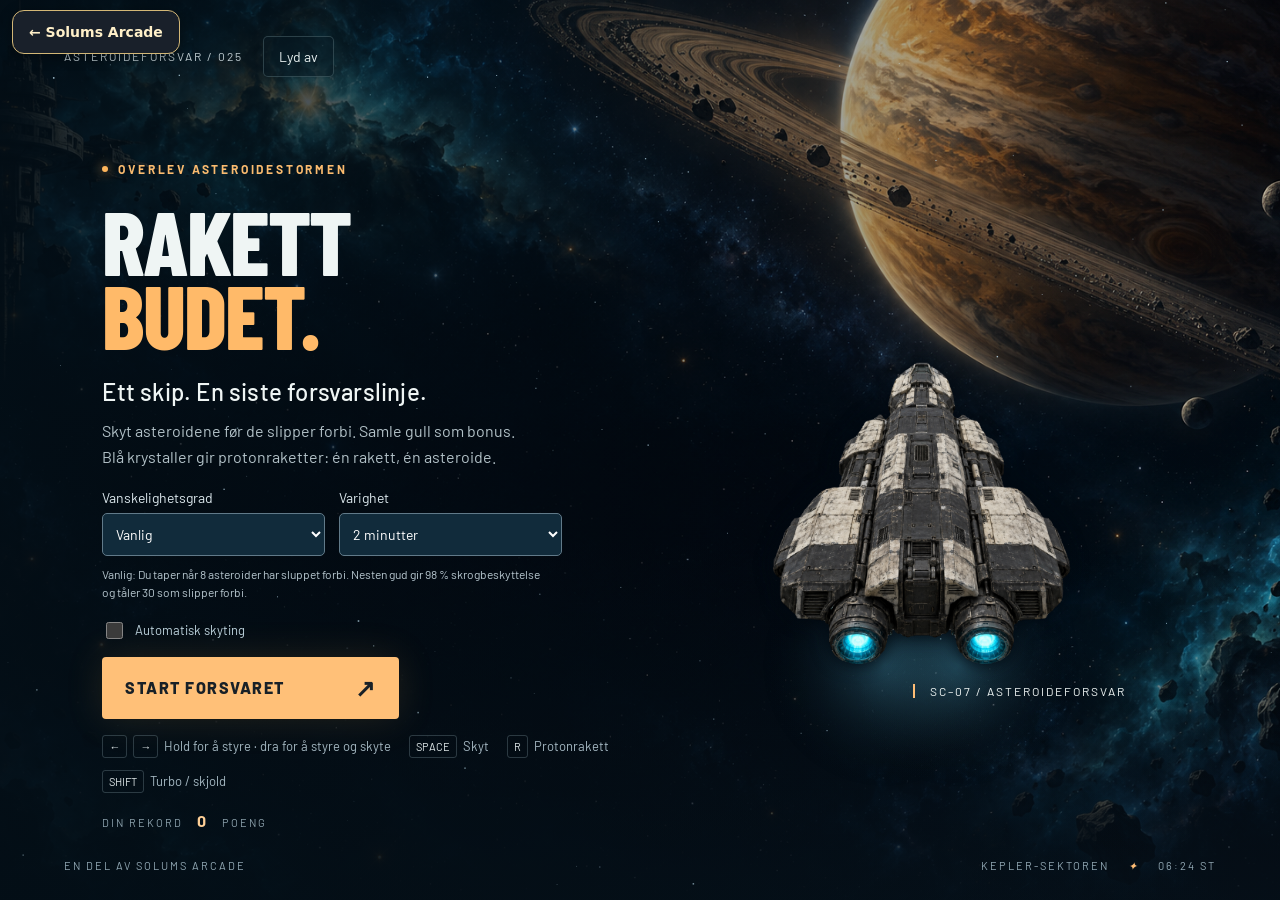
<file: rakettbudet/index.html>
<!doctype html><html lang="nb"><head><meta charset="utf-8"><meta name="viewport" content="width=device-width,initial-scale=1,viewport-fit=cover"><meta name="theme-color" content="#08121b"><title>Rakettbudet · Solums Arcade</title><link rel="stylesheet" href="style.css?v=audio2"><link rel="stylesheet" href="../assets/arcade-nav.css"></head><body><main id="game"><div class="backdrop"></div><div class="shade"></div><canvas id="world" aria-label="Asteroider og gullklumper i verdensrommet"></canvas><header><a class="solums-arcade-home" href="../index.html" aria-label="Til Solums Arcade">← Solums Arcade</a><div class="topright"><span class="flight">ASTEROIDEFORSVAR / 025</span><button id="sound" class="icon" aria-label="Slå på lyd">Lyd av</button><button id="pause" class="icon" aria-label="Sett spillet på pause" hidden>Ⅱ</button></div></header><div id="hud" hidden><div class="stats"><div><small>POENG</small><strong id="score">0</strong></div><div><small>SKROG</small><strong id="health">● ● ●</strong></div></div><div class="destination"><div><span id="destination">ASTEROIDEFORSVAR</span><span id="distance">22 sek</span></div><div class="progress"><i id="progress"></i></div></div><div class="defense-stats"><span>SLUPPET FORBI <b id="escaped">0 / 8</b></span><span>SPRENGT <b id="destroyed">0</b></span></div><div id="power"></div></div><section id="intro" class="panel intro"><div class="eyebrow"><i></i> OVERLEV ASTEROIDESTORMEN</div><h1>RAKETT<br><span>BUDET.</span></h1><p class="lead">Ett skip. En siste forsvarslinje.</p><p class="description">Skyt asteroidene før de slipper forbi. Samle gull som bonus.<br>Blå krystaller gir protonraketter: én rakett, én asteroide.</p><div class="game-options"><label for="difficulty">Vanskelighetsgrad<select id="difficulty"><option value="easy">Rolig</option><option value="normal" selected>Vanlig</option><option value="hard">Vanskelig</option><option value="god">Nesten gud</option></select></label><label for="duration">Varighet<select id="duration"><option value="60">1 minutt</option><option value="120" selected>2 minutter</option><option value="240">4 minutter</option><option value="0">Uendelig</option></select></label></div><p class="option-help"><span id="modeHelp">Vanlig: Du taper når 8 asteroider har sluppet forbi.</span> Nesten gud gir 98 % skrogbeskyttelse og tåler 30 som slipper forbi.</p><label class="auto-option"><input type="checkbox" id="autoFire"> Automatisk skyting</label><button class="primary" id="start">START FORSVARET <span>↗</span></button><div class="instructions"><span><kbd>←</kbd><kbd>→</kbd> Hold for å styre · dra for å styre og skyte</span><span><kbd>SPACE</kbd> Skyt</span><span><kbd>R</kbd> Protonrakett</span><span><kbd>SHIFT</kbd> Turbo / skjold</span></div><div class="record">DIN REKORD <b id="best">0</b> POENG</div></section><div id="shipLabel"><span>SC–07 / ASTEROIDEFORSVAR</span></div><div id="toast" role="status" aria-live="polite"></div><section id="modal" class="modal" hidden><div class="modalcard"><div class="eyebrow" id="modalEyebrow"></div><h2 id="modalTitle"></h2><p id="modalText"></p><div id="choices"></div></div></section><footer id="introFooter"><span>EN DEL AV SOLUMS ARCADE</span><span>KEPLER-SEKTOREN <i>✦</i> 06:24 ST</span></footer><div id="controls" hidden><button id="left" aria-label="Flytt til venstre">←</button><button id="fire" aria-label="Hold for å skyte">SKYT <small>SPACE</small></button><button id="rocket" aria-label="Skyt protonrakett">PROTON <small id="ammo">0</small></button><button id="boost">TURBO / SKJOLD <small id="boostState">KLAR</small></button><button id="right" aria-label="Flytt til høyre">→</button></div><div id="laneLabels" hidden><span>TRYGG RUTE</span><span>FRAKTLED</span><span>GULLRUTE ×2</span></div></main><script src="assets/sounds.js?v=audio2"></script><script src="game.js?v=audio2"></script></body></html>
</file>
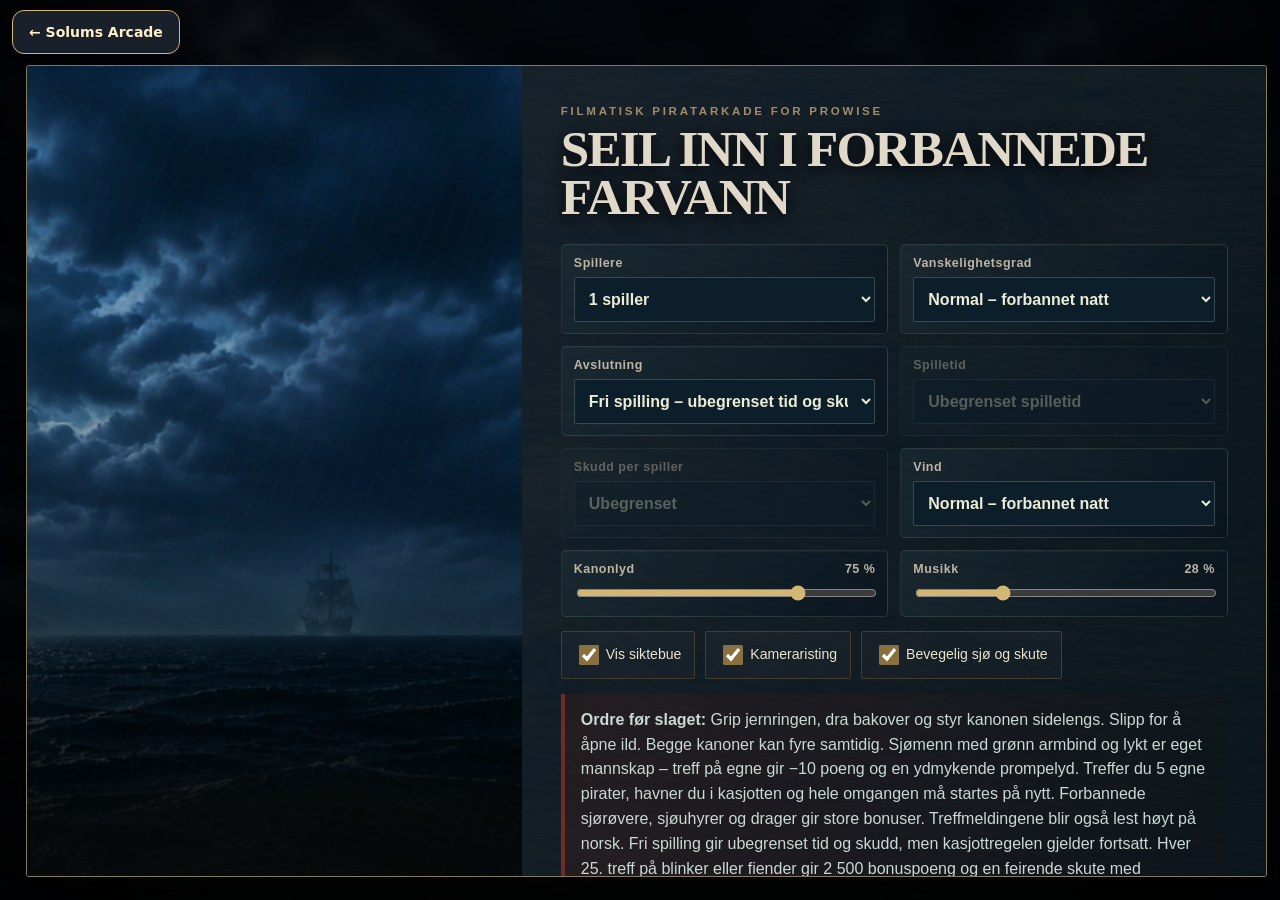
<file: forbannede-farvann.html>
<!doctype html>
<html lang="no">
<head>
  <meta charset="utf-8">
  <meta name="viewport" content="width=device-width, initial-scale=1, viewport-fit=cover, user-scalable=no">
  <meta name="theme-color" content="#08090a">
  <title>Lars-Christians Kanonfest – Forbannede Farvann</title>
  <style>
:root {
  --ink: #d8d1c2;
  --bone: #c9c0ac;
  --gold: #a98a4d;
  --rust: #743127;
  --blood: #6f201d;
  --panel: rgba(5, 8, 10, .975);
  --p1: #63b5c7;
  --p2: #c65c50;
  font-family: "Palatino Linotype", Palatino, Georgia, serif;
  color-scheme: dark;
}
* { box-sizing: border-box; }
html, body { width: 100%; height: 100%; margin: 0; overflow: hidden; overscroll-behavior: none; }
body { background: #020405; color: var(--ink); touch-action: none; user-select: none; -webkit-user-select: none; }
button, select, input { font: inherit; }
button, select, input[type="range"] { touch-action: manipulation; }
button { cursor: pointer; }
.hidden { display: none !important; }
#app, #gameCanvas { position: absolute; inset: 0; width: 100%; height: 100%; }
#gameCanvas { display: block; background: #030708; touch-action: none; }
#app::before { content: ""; position: absolute; inset: 0; z-index: 6; pointer-events: none; background: linear-gradient(100deg, rgba(0,0,0,.22), transparent 36%, transparent 64%, rgba(0,0,0,.27)); mix-blend-mode: multiply; }
#app::after { content: ""; position: absolute; inset: 0; z-index: 7; pointer-events: none; background: radial-gradient(ellipse at 50% 43%, transparent 31%, rgba(0,0,0,.72) 100%); }
.screen { position: absolute; inset: 0; z-index: 30; display: grid; place-items: center; padding: clamp(10px, 2vw, 28px); background: rgba(1,3,4,.77); backdrop-filter: blur(7px) saturate(.65); }
.screen.hidden { display: none; }
.menu-card { width: min(1260px, 97vw); max-height: 95vh; display: grid; grid-template-columns: minmax(310px, .92fr) minmax(520px, 1.38fr); overflow: hidden; border: 1px solid #62513e; border-radius: 3px; background: var(--panel); box-shadow: 0 42px 120px rgba(0,0,0,.94), inset 0 0 0 1px rgba(211,185,128,.08), inset 0 0 90px rgba(58,31,20,.18); }
.cover-panel { position: relative; min-height: 660px; overflow: hidden; background: radial-gradient(circle at 70% 22%, #52606a 0, #17242b 18%, #071014 46%, #020405 100%); isolation: isolate; }
.cursed-cover::before { content:""; position:absolute; inset:0; background: repeating-linear-gradient(110deg, transparent 0 16px, rgba(255,255,255,.018) 17px 18px), linear-gradient(to bottom, transparent 45%, rgba(2,7,8,.68) 70%, #010203); opacity:.92; }
.cursed-cover::after { content:""; position:absolute; left:-15%; right:-15%; bottom:5%; height:25%; background: radial-gradient(ellipse at 50% 85%, rgba(95,136,139,.22), transparent 61%), repeating-radial-gradient(ellipse at 50% 100%, rgba(150,185,183,.12) 0 2px, transparent 3px 16px); transform: skewY(-2deg); filter: blur(1px); }
.storm-moon { position:absolute; width:146px; height:146px; right:11%; top:8%; border-radius:50%; background: radial-gradient(circle at 38% 35%, #e0e1d1 0 16%, #9ea7a3 43%, #5d696d 67%, rgba(65,79,85,.05) 70%); box-shadow:0 0 40px rgba(173,204,201,.22), 0 0 110px rgba(112,150,153,.18); opacity:.77; }
.storm-moon::after { content:""; position:absolute; inset:0; border-radius:50%; background: radial-gradient(circle at 66% 42%, rgba(30,40,42,.34) 0 10%, transparent 11%), radial-gradient(circle at 42% 67%, rgba(30,40,42,.23) 0 13%, transparent 14%); }
.lightning-mark { position:absolute; width:2px; height:235px; top:-8px; background:#dce6e4; box-shadow:0 0 12px #9fc1c1; opacity:.34; transform-origin:top; clip-path:polygon(36% 0,100% 0,61% 35%,100% 35%,20% 100%,43% 51%,0 51%); }
.lightning-one { left:13%; transform:rotate(11deg); }
.lightning-two { left:29%; top:11%; height:170px; transform:rotate(-9deg); opacity:.16; }
.ghost-ship { position:absolute; left:9%; bottom:17%; width:77%; height:42%; filter:drop-shadow(0 24px 18px #000); opacity:.94; z-index:2; }
.ghost-ship .hull { position:absolute; left:7%; right:3%; bottom:0; height:25%; background:linear-gradient(#1a1816,#050606 73%); clip-path:polygon(0 0,100% 12%,84% 88%,28% 100%,7% 59%); border-top:2px solid rgba(149,131,97,.28); }
.mast { position:absolute; bottom:19%; width:7px; height:72%; background:linear-gradient(90deg,#18110b,#65503a,#120d09); box-shadow:3px 0 7px #000; }
.mast-a { left:38%; }.mast-b { left:70%; height:63%; }
.sail { position:absolute; background:linear-gradient(110deg, rgba(28,34,33,.97), rgba(6,9,10,.98)); border:1px solid rgba(157,161,144,.14); clip-path:polygon(5% 0,95% 8%,73% 100%,0 86%); box-shadow:inset -20px -18px 38px #000; }
.sail::after { content:""; position:absolute; inset:0; background:repeating-linear-gradient(83deg, transparent 0 24px, rgba(185,190,177,.06) 25px 26px); }
.sail-a { left:13%; top:12%; width:47%; height:55%; }.sail-b { left:50%; top:24%; width:42%; height:44%; transform:scaleX(-1); }
.lantern-window { position:absolute; bottom:13%; width:8px; height:5px; border-radius:50%; background:#86bea8; box-shadow:0 0 10px #79b99f,0 0 22px #457a70; z-index:3; }.w1{left:66%}.w2{left:72%}
.cover-fog { position:absolute; left:-20%; width:140%; height:17%; border-radius:50%; background:rgba(157,174,169,.08); filter:blur(15px); z-index:4; }.fog-a{bottom:15%;transform:rotate(-3deg)}.fog-b{bottom:7%;transform:rotate(2deg);opacity:.6}
.cover-shade { position:absolute; inset:0; z-index:5; background:linear-gradient(to bottom,rgba(0,0,0,.02),rgba(0,0,0,.19) 38%,rgba(0,0,0,.96)); }
.cover-title { position:absolute; z-index:6; left:30px; right:26px; bottom:29px; }
.cover-title p, .eyebrow { margin:0 0 8px; color:#9f8d6d; font-family:"Trebuchet MS",sans-serif; font-size:.72rem; font-weight:900; letter-spacing:.24em; }
.cover-title h1 { margin:0; color:#ddd6c7; text-transform:uppercase; font-size:clamp(2.25rem,4.5vw,4.65rem); line-height:.86; letter-spacing:-.045em; text-shadow:0 5px 0 #15100c,0 15px 38px #000; }
.cover-title strong { display:block; margin-top:14px; color:#8eaa9d; font-family:"Trebuchet MS",sans-serif; font-size:.85rem; letter-spacing:.34em; }
.dad-credit { display:inline-block; margin-top:18px; padding:8px 12px; border-left:3px solid #8eaa9d; background:rgba(2,7,8,.58); color:#e2ddd2; font-family:"Trebuchet MS",sans-serif; font-size:clamp(.82rem,1.35vw,1.05rem); font-weight:900; letter-spacing:.055em; text-shadow:0 2px 8px #000; }
.settings-panel { padding:clamp(22px,3vw,42px); overflow:auto; scrollbar-color:#66513b transparent; background:linear-gradient(145deg,rgba(20,23,23,.98),rgba(4,7,8,.99)); }
.settings-panel h2,.dialog h2 { margin:0 0 23px; color:#e0d8c8; font-size:clamp(2rem,4vw,3.5rem); line-height:.94; font-weight:700; text-transform:uppercase; letter-spacing:-.035em; text-shadow:0 4px 16px #000; }
.settings-grid { display:grid; grid-template-columns:repeat(2,minmax(0,1fr)); gap:12px; }
.settings-grid label { min-width:0; padding:11px 12px; border:1px solid #493f34; border-radius:2px; background:linear-gradient(rgba(255,255,255,.032),rgba(0,0,0,.08)); box-shadow:inset 0 1px rgba(255,255,255,.025); }
.settings-grid label > span { display:flex; justify-content:space-between; margin-bottom:7px; color:#bdb4a5; font-family:"Trebuchet MS",sans-serif; font-size:.78rem; font-weight:900; letter-spacing:.04em; }
select { width:100%; min-height:45px; padding:0 10px; border:1px solid #504637; border-radius:2px; background:#0b1113; color:#d9d1c2; font-family:"Trebuchet MS",sans-serif; font-weight:800; }
input[type="range"] { width:100%; accent-color:var(--gold); }
.toggles { display:flex; flex-wrap:wrap; gap:10px; margin-top:14px; }
.toggles label { padding:10px 13px; border:1px solid #463d31; border-radius:2px; background:rgba(255,255,255,.025); font-family:"Trebuchet MS",sans-serif; font-size:.88rem; }
.toggles input { width:20px; height:20px; vertical-align:middle; accent-color:#887040; }
.instructions { margin-top:15px; padding:14px 16px; border-left:4px solid #6a2e27; background:linear-gradient(90deg,rgba(79,29,24,.28),rgba(20,16,13,.15)); color:#c3b9a7; line-height:1.48; font-family:"Trebuchet MS",sans-serif; }
.menu-actions { display:flex; justify-content:flex-end; flex-wrap:wrap; gap:11px; margin-top:18px; }
button { min-height:52px; padding:0 22px; border-radius:2px; border:1px solid rgba(255,255,255,.13); color:#e8e1d4; font-family:"Trebuchet MS",sans-serif; font-weight:1000; letter-spacing:.08em; text-transform:uppercase; }
.primary { color:#e7dfcf; border-color:#7b6443; background:linear-gradient(#60482d,#24170e); box-shadow:0 6px 0 #0a0806,0 0 22px rgba(151,111,55,.13); text-shadow:0 2px #000; }
.primary:hover { background:linear-gradient(#775a37,#2e1c10); }
.primary:active { transform:translateY(4px); box-shadow:0 2px 0 #080604; }
.secondary { background:linear-gradient(#273033,#0b1012); }.danger { background:linear-gradient(#622822,#200b0a); }
.countdown { color:#b5aa8f; font-size:clamp(8rem,27vw,22rem); font-weight:800; text-shadow:0 9px 0 #17120e,0 24px 70px #000; animation:pop .65s both; }
@keyframes pop { from { opacity:0; transform:scale(.35) rotate(-3deg); } 70% { transform:scale(1.08); } }
#hud { position:absolute; inset:0; z-index:12; pointer-events:none; font-family:"Trebuchet MS",sans-serif; }
.player-hud,.center-hud { position:absolute; padding:10px 15px; border:1px solid var(--player); border-radius:2px; background:linear-gradient(rgba(4,8,10,.92),rgba(2,4,5,.84)); box-shadow:0 10px 34px rgba(0,0,0,.64),inset 0 0 20px rgba(255,255,255,.018); }
.player-hud { top:14px; min-width:210px; display:grid; grid-template-columns:auto auto; align-items:center; gap:2px 12px; }
.player-hud span { color:var(--player); font-size:.72rem; font-weight:1000; letter-spacing:.16em; }.player-hud strong { grid-row:span 2; font-size:2.15rem; justify-self:end; }.player-hud small{color:#bdb5a7}.player-hud em{position:absolute;right:11px;bottom:-21px;padding:2px 8px;color:#0e0b08;background:#897445;font-style:normal;font-weight:1000}
.player-one{--player:var(--p1);left:14px}.player-two{--player:var(--p2);right:14px}.center-hud{top:14px;left:50%;transform:translateX(-50%);text-align:center;border-color:#6f604b;min-width:132px}.center-hud span{display:block;color:#948671;font-size:.62rem;letter-spacing:.2em}.center-hud strong{display:block;font-size:1.7rem}.center-hud small{color:#b9b0a1}
.icon-btn { pointer-events:auto; position:absolute; bottom:15px; width:58px; min-height:54px; padding:0; background:rgba(4,7,8,.9); border-color:#554737; }#muteBtn{right:84px}.pause{right:15px}
.toast { position:absolute; z-index:20; left:50%; top:28%; transform:translate(-50%,-50%) scale(.82); max-width:80vw; padding:13px 24px; border:1px solid #746043; border-radius:2px; background:rgba(3,5,6,.94); color:#d7cbb4; font-family:"Trebuchet MS",sans-serif; font-size:clamp(1.25rem,2.8vw,2.5rem); font-weight:1000; letter-spacing:.05em; text-align:center; opacity:0; pointer-events:none; transition:.16s; text-shadow:0 3px #000; box-shadow:0 18px 45px #000; }.toast.show{opacity:1;transform:translate(-50%,-50%) scale(1)}
.dialog { width:min(640px,93vw); max-height:92vh; overflow:auto; padding:clamp(25px,5vw,48px); border:1px solid #62513e; border-radius:2px; background:var(--panel); box-shadow:0 30px 100px #000,inset 0 0 50px rgba(95,50,26,.1); text-align:center; }.dialog>button{width:100%;margin-top:11px}.results-dialog{width:min(1050px,95vw)}
.stats-grid{display:grid;grid-template-columns:repeat(4,minmax(0,1fr));gap:9px;margin-top:20px}.stat{padding:13px;border:1px solid #44392d;background:rgba(255,255,255,.022);text-align:left}.stat span{display:block;color:#9f9585;font-family:"Trebuchet MS",sans-serif;font-size:.72rem}.stat strong{display:block;color:#d8ceba;font-size:1.55rem}
@media(max-width:900px),(max-height:650px){.menu-card{grid-template-columns:.62fr 1.38fr;max-height:97vh}.cover-panel{min-height:560px}.cover-title h1{font-size:2.35rem}.settings-panel{padding:18px}.settings-grid{gap:8px}.settings-grid label{padding:8px}.instructions{font-size:.82rem}.stats-grid{grid-template-columns:repeat(2,minmax(0,1fr))}}
@media(max-width:680px){.menu-card{grid-template-columns:1fr;overflow:auto}.cover-panel{min-height:300px}.settings-grid{grid-template-columns:1fr}.player-hud{min-width:150px}}
@media(prefers-reduced-motion:reduce){*,*::before,*::after{animation-duration:.01ms!important}}


/* Avsender nederst på spillforsiden. */
.made-by-pappa {
  margin-top: 19px;
  color: rgba(216, 209, 194, .75);
  font-family: "Trebuchet MS", sans-serif;
  font-size: .86rem;
  font-weight: 700;
  letter-spacing: .07em;
  text-align: center;
}

  </style>
<link rel="stylesheet" href="assets/finish.css">
<script src="assets/art.js"></script>
<script src="assets/creature-rig.js"></script>
<script src="assets/pirate-art.js"></script>
<script src="assets/pirate-sea.js"></script>
<script src="assets/cannon-3d.js"></script>
<script src="assets/bonus-fleet.js"></script>
<link rel="stylesheet" href="assets/pirate.css">
<link rel="stylesheet" href="assets/arcade-nav.css"></head>
<body>
  <main id="app" aria-label="Lars-Christians Kanonfest – Forbannede Farvann">
    <canvas id="gameCanvas" aria-label="Spillflate"></canvas>

    <section id="menuScreen" class="arcade-menu screen active"><a class="solums-arcade-home" href="index.html" aria-label="Til Solums Arcade">← Solums Arcade</a>
      <div class="menu-card">
        <div class="cover-panel cursed-cover" aria-label="Stormfullt hav med spøkelsesskip og måneskinn">
          <div class="storm-moon"></div>
          <div class="lightning-mark lightning-one"></div>
          <div class="lightning-mark lightning-two"></div>
          <div class="ghost-ship">
            <span class="mast mast-a"></span><span class="mast mast-b"></span>
            <span class="sail sail-a"></span><span class="sail sail-b"></span>
            <span class="hull"></span><span class="lantern-window w1"></span><span class="lantern-window w2"></span>
          </div>
          <div class="cover-fog fog-a"></div><div class="cover-fog fog-b"></div>
          <div class="cover-shade"></div>
          <div class="cover-title">
            <p>EN FORBANNELSE HVILER OVER HAVET</p>
            <h1>Lars-Christians<br>Kanonfest</h1>
            <strong>FORBANNEDE FARVANN</strong>
          </div>
        </div>

        <div class="settings-panel">
          <p class="eyebrow">FILMATISK PIRATARKADE FOR PROWISE</p>
          <h2>Seil inn i forbannede farvann</h2>

          <div class="settings-grid">
            <label>
              <span>Spillere</span>
              <select id="playersSelect">
                <option value="1" selected>1 spiller</option>
                <option value="2">2 spillere samtidig</option>
              </select>
            </label>

            <label>
              <span>Vanskelighetsgrad</span>
              <select id="difficultySelect">
                <option value="easy">Lett – rolig sjø</option>
                <option value="normal" selected>Normal – forbannet natt</option>
                <option value="hard">Vanskelig – død manns storm</option>
                <option value="chaos">Piratkaos – ingen nåde</option>
              </select>
            </label>

            <label>
              <span>Avslutning</span>
              <select id="limitSelect">
                <option value="time">Når tiden er ute</option>
                <option value="ammo">Når skuddene er brukt</option>
                <option value="both">Tid eller skudd</option>
                <option value="free" selected>Fri spilling – ubegrenset tid og skudd</option>
              </select>
            </label>

            <label id="timeLabel">
              <span>Spilletid</span>
              <select id="timeSelect">
                <option value="30">30 sekunder</option>
                <option value="60">60 sekunder</option>
                <option value="90">90 sekunder</option>
                <option value="120">2 minutter</option>
                <option value="180">3 minutter</option>
                <option value="0" selected>Ubegrenset spilletid</option>
              </select>
            </label>

            <label id="ammoLabel">
              <span>Skudd per spiller</span>
              <select id="ammoSelect">
                <option value="10">10 skudd</option>
                <option value="15">15 skudd</option>
                <option value="20">20 skudd</option>
                <option value="30">30 skudd</option>
                <option value="0" selected>Ubegrenset</option>
              </select>
            </label>

            <label>
              <span>Vind</span>
              <select id="windSelect">
                <option value="none">Ingen</option>
                <option value="weak">Svak</option>
                <option value="normal" selected>Normal – forbannet natt</option>
                <option value="strong">Sterk</option>
                <option value="variable">Skiftende</option>
              </select>
            </label>

            <label>
              <span>Kanonlyd <output id="sfxOutput">75 %</output></span>
              <input id="sfxRange" type="range" min="0" max="100" value="75">
            </label>

            <label>
              <span>Musikk <output id="musicOutput">28 %</output></span>
              <input id="musicRange" type="range" min="0" max="100" value="28">
            </label>
          </div>

          <div class="toggles">
            <label><input id="arcToggle" type="checkbox" checked> Vis siktebue</label>
            <label><input id="shakeToggle" type="checkbox" checked> Kameraristing</label>
            <label><input id="motionToggle" type="checkbox" checked> Bevegelig sjø og skute</label>
          </div>

          <div class="instructions">
            <strong>Ordre før slaget:</strong> Grip jernringen, dra bakover og styr kanonen sidelengs. Slipp for å åpne ild. Begge kanoner kan fyre samtidig. Sjømenn med grønn armbind og lykt er eget mannskap – treff på egne gir −10 poeng og en ydmykende prompelyd. Treffer du 5 egne pirater, havner du i kasjotten og hele omgangen må startes på nytt. Forbannede sjørøvere, sjøuhyrer og drager gir store bonuser. Treffmeldingene blir også lest høyt på norsk. Fri spilling gir ubegrenset tid og skudd, men kasjottregelen gjelder fortsatt. Hver 25. treff på blinker eller fiender gir 2 500 bonuspoeng og en feirende skute med fyrverkeri! Treff festskuta for 200 ekstra poeng per skudd – den kan ikke skades. Dra nedover for kraft og sidelengs for retning.
          </div>

          <div class="menu-actions">
            <p id="audioStatus" role="status" style="flex-basis:100%;margin:0;color:#e0c99c;font-size:14px">Trykk «Test lyd» for å sjekke høyttalerne.</p>
          <button id="testSoundBtn" class="secondary" type="button">♫ Test lyd</button>
          <button id="fullscreenBtn" class="secondary">⛶ Fullskjerm</button>
            <button id="startBtn" class="primary">☠ BRYT FORBANNELSEN</button>
          </div>
          <div class="made-by-pappa">Made by pappa</div>
        </div>
      </div>
    </section>

    <section id="countdownScreen" class="screen hidden" aria-live="assertive">
      <div id="countdownText" class="countdown">3</div>
    </section>

    <div id="hud" class="hidden">
      <div id="player1Hud" class="player-hud player-one">
        <span>VENSTRE KANON</span><strong id="score1">0</strong><small id="ammo1">15 skudd</small><em id="combo1">×0</em>
      </div>
      <div id="player2Hud" class="player-hud player-two">
        <span>HØYRE KANON</span><strong id="score2">0</strong><small id="ammo2">15 skudd</small><em id="combo2">×0</em>
      </div>
      <div class="center-hud">
        <span>TID</span><strong id="timeText">01:00</strong><small id="windText">Vind → 0</small>
      </div>
      <button id="muteBtn" class="icon-btn" aria-label="Slå lyd av eller på">🔊</button>
      <button id="pauseBtn" class="icon-btn pause" aria-label="Pause">Ⅱ</button>
    </div>

    <div id="toast" class="toast" aria-live="assertive"></div>

    <section id="pauseScreen" class="screen hidden">
      <div class="dialog">
        <p class="eyebrow">KANONENE ER TAUSE</p>
        <h2>Pause</h2>
        <button id="resumeBtn" class="primary">Fortsett</button>
        <button id="restartBtn" class="secondary">Start omgangen på nytt</button>
        <button id="pauseMenuBtn" class="danger">Til hovedmenyen</button>
      </div>
    </section>

    <section id="resultScreen" class="screen hidden">
      <div class="dialog results-dialog">
        <p id="resultEyebrow" class="eyebrow">FORBANNELSEN TREKKER SEG TILBAKE</p>
        <h2 id="winnerTitle">HERRE OVER DE FORBANNEDE FARVANN!</h2>
        <p id="resultSummary"></p>
        <div id="statsGrid" class="stats-grid"></div>
        <div class="menu-actions">
          <button id="resultMenuBtn" class="danger">Hovedmeny</button>
          <button id="settingsBtn" class="secondary">Endre innstillinger</button>
          <button id="playAgainBtn" class="primary">Spill igjen</button>
        </div>
      </div>
    </section>
  </main>
  <script>
(() => {
  'use strict';

  const $ = id => document.getElementById(id);
  const canvas = $('gameCanvas');
  const ctx = canvas.getContext('2d', { alpha: false });
  const ui = {
    menu: $('menuScreen'), countdown: $('countdownScreen'), pause: $('pauseScreen'), results: $('resultScreen'), hud: $('hud'),
    players: $('playersSelect'), difficulty: $('difficultySelect'), limit: $('limitSelect'), time: $('timeSelect'), ammo: $('ammoSelect'), wind: $('windSelect'),
    timeLabel: $('timeLabel'), ammoLabel: $('ammoLabel'), sfx: $('sfxRange'), music: $('musicRange'), sfxOutput: $('sfxOutput'), musicOutput: $('musicOutput'),
    arc: $('arcToggle'), shake: $('shakeToggle'), motion: $('motionToggle'), start: $('startBtn'), fullscreen: $('fullscreenBtn'), countdownText: $('countdownText'),
    p1Hud: $('player1Hud'), p2Hud: $('player2Hud'), score1: $('score1'), score2: $('score2'), ammo1: $('ammo1'), ammo2: $('ammo2'), combo1: $('combo1'), combo2: $('combo2'),
    timeText: $('timeText'), windText: $('windText'), mute: $('muteBtn'), pauseBtn: $('pauseBtn'), toast: $('toast'),
    resume: $('resumeBtn'), restart: $('restartBtn'), pauseMenu: $('pauseMenuBtn'), winner: $('winnerTitle'), summary: $('resultSummary'), stats: $('statsGrid'),
    playAgain: $('playAgainBtn'), settings: $('settingsBtn'), resultMenu: $('resultMenuBtn')
  };

  const STORAGE_KEY = 'lars-christians-kanonfest-v2';
  const PLAYER_COLORS = ['#59c9ed', '#ed6b60'];
  const TWO_PI = Math.PI * 2;
  const clamp = (v, a, b) => Math.max(a, Math.min(b, v));
  const lerp = (a, b, t) => a + (b - a) * t;
  const rand = (a, b) => a + Math.random() * (b - a);
  const choice = arr => arr[Math.floor(Math.random() * arr.length)];

  const DIFFICULTY = {
    easy:   { maxTargets: 2, spawn: 3.0, life: 9.5, radius: 1.20, moving: .08, windScale: .55 },
    normal: { maxTargets: 3, spawn: 2.35, life: 8.0, radius: 1.00, moving: .20, windScale: 1.00 },
    hard:   { maxTargets: 4, spawn: 1.75, life: 6.5, radius: .84, moving: .38, windScale: 1.28 },
    chaos:  { maxTargets: 5, spawn: 1.12, life: 5.8, radius: .76, moving: .52, windScale: 1.55 }
  };

  const TARGET_TYPES = {
    normal:     { mult: 1, color: '#c7b997' },
    gold:       { mult: 2, color: '#d5a53f' },
    small:      { mult: 1.5, color: '#bfb69e' },
    moving:     { mult: 1.25, color: '#bdad8c' },
    time:       { mult: 1, color: '#6fc8d6' },
    ammo:       { mult: 1, color: '#7ebc75' },
    barrel:     { mult: 1, color: '#a7572d' },
    seaMonster: { mult: 3, color: '#61a17b' },
    dragon:     { mult: 2.5, color: '#71332d' },
    wraith:     { mult: 2.8, color: '#79aaa1' },
    friend:     { mult: 0, color: '#4f7b62' }
  };

  let W = innerWidth, H = innerHeight, DPR = 1;
  let state = 'menu';
  let settings = {};
  let players = [];
  let targets = [];
  let projectiles = [];
  let particles = [];
  let rings = [];
  let clouds = [];
  let gulls = [];
  let confetti = [];
  let pointerOwners = new Map();
  let lastTime = performance.now();
  let elapsed = 0;
  let timeRemaining = 60;
  let wind = 0;
  let windTarget = 0;
  let windTimer = 0;
  let spawnTimer = 0;
  let specialTimer = 12;
  let shakeAmount = 0;
  let toastTimer = 0;
  let muted = false;
  let ending = false;
  let endDelay = 0;
  let musicTimer = 0;
  let musicBeat = 0;
  let lightning = 0;
  let lightningTimer = 4.5;
  let rainOffset = 0;
  let fogPhase = 0;

  // ---------- Synthesized audio ----------
  const audio = {
    context: null, master: null, sfxGain: null, musicGain: null, lastFart: -1,
    ensure() {
      if (!this.context) {
        const AC = window.AudioContext || window.webkitAudioContext;
        if (!AC) { $('audioStatus').textContent='Nettleseren støtter ikke spilllyd. Åpne spillet i Safari, Chrome eller Edge.'; return Promise.resolve(false); }
        this.context = new AC();
        this.master = this.context.createGain();
        this.sfxGain = this.context.createGain();
        this.musicGain = this.context.createGain();
        this.sfxGain.connect(this.master); this.musicGain.connect(this.master); this.master.connect(this.context.destination);
      }
      this.updateVolumes();
      // Resume inside user gestures, including Safari's interrupted state.
      if (this.context.state !== 'running') {
        return this.context.resume().then(() => this.context.state === 'running').catch(() => {
          $('audioStatus').textContent='Lyden ble ikke startet. Trykk «Test lyd» igjen.';
          return false;
        });
      }
      return Promise.resolve(true);
    },
    updateVolumes() {
      if (!this.context) return;
      const now = this.context.currentTime;
      this.master.gain.setTargetAtTime(muted ? 0 : 1, now, .02);
      this.sfxGain.gain.setTargetAtTime(Number(settings.sfx ?? 75) / 100, now, .02);
      this.musicGain.gain.setTargetAtTime(Number(settings.music ?? 28) / 100, now, .02);
    },
    tone(freq, duration, type = 'sine', volume = .1, delay = 0, endFreq = null, destination = 'sfx') {
      if (!this.context) return;
      const t = this.context.currentTime + delay;
      const osc = this.context.createOscillator();
      const gain = this.context.createGain();
      osc.type = type; osc.frequency.setValueAtTime(freq, t);
      if (endFreq) osc.frequency.exponentialRampToValueAtTime(Math.max(20, endFreq), t + duration);
      gain.gain.setValueAtTime(.0001, t); gain.gain.exponentialRampToValueAtTime(Math.max(.0002, volume), t + .012); gain.gain.exponentialRampToValueAtTime(.0001, t + duration);
      osc.connect(gain); gain.connect(destination === 'music' ? this.musicGain : this.sfxGain); osc.start(t); osc.stop(t + duration + .03);
    },
    noise(duration, volume, cutoff = 900, delay = 0) {
      if (!this.context) return;
      const sr = this.context.sampleRate;
      const buffer = this.context.createBuffer(1, Math.ceil(sr * duration), sr);
      const data = buffer.getChannelData(0);
      let smooth = 0;
      for (let i = 0; i < data.length; i++) { smooth = smooth * .72 + (Math.random() * 2 - 1) * .28; data[i] = smooth * (1 - i / data.length); }
      const source = this.context.createBufferSource(); const filter = this.context.createBiquadFilter(); const gain = this.context.createGain();
      filter.type = 'lowpass'; filter.frequency.value = cutoff;
      const t = this.context.currentTime + delay; gain.gain.setValueAtTime(volume, t); gain.gain.exponentialRampToValueAtTime(.0001, t + duration);
      source.buffer = buffer; source.connect(filter); filter.connect(gain); gain.connect(this.sfxGain); source.start(t); source.stop(t + duration + .02);
    },
    cannon(playerIndex) {
      this.ensure();
      const variation = playerIndex ? .96 : 1.04;
      this.noise(.12, .55, 2600); this.tone(180,.16,'triangle',.22,0,65); this.noise(.72, .46, 650); this.tone(58 * variation, .72, 'sine', .48, 0, 29); this.tone(108 * variation, .25, 'sawtooth', .18, 0, 42);
      this.noise(.42, .18, 1500, .10); this.tone(43 * variation, .65, 'triangle', .13, .22, 25);
    },
    hit(kind) {
      this.ensure();
      if (kind === 'water') { this.noise(.48, .25, 1600); this.tone(145, .33, 'sine', .10, 0, 82); }
      else if (kind === 'wood') { this.noise(.18, .20, 900); this.tone(135, .18, 'triangle', .15, 0, 70); }
      else if (kind === 'stone') { this.noise(.15, .20, 2800); this.tone(680, .1, 'square', .06, 0, 360); }
      else { this.noise(.2, .22, 1900); this.tone(290, .15, 'triangle', .14, 0, 180); }
    },
    score(points) {
      this.ensure(); const f = points >= 100 ? 670 : points >= 75 ? 560 : points >= 50 ? 460 : 350;
      this.tone(f, .14, 'triangle', .12); this.tone(f * 1.5, .20, 'triangle', .09, .07);
    },
    fart() {
      this.ensure();
      let v; do { v = Math.floor(Math.random() * 9); } while (v === this.lastFart); this.lastFart = v;
      const profiles = [
        [92,.32,38,520],[148,.14,91,1000],[65,.52,28,380],[122,.18,62,700],[185,.11,120,1200],
        [78,.42,44,480],[112,.26,145,760],[205,.12,88,1350],[103,.38,51,610]
      ];
      const [f,d,e,c] = profiles[v];
      this.tone(f,d,v%3===1?'square':'sawtooth',.12,0,e); this.noise(d*.9,.13,c);
      if (v === 3 || v === 7) { this.tone(f*.84,d*.7,'sawtooth',.08,d*.45,e*.72); this.noise(d*.45,.08,c*.8,d*.45); }
    },
    thunder() { this.ensure(); this.noise(1.65,.15,320,.16); this.tone(42,1.55,'sine',.20,.12,22); this.tone(68,.75,'triangle',.08,.32,31); },
    tick(final = false) { this.ensure(); this.tone(final ? 620 : 350, .11, 'square', .055); },
    fanfare() { this.ensure(); [262,330,392,523,659].forEach((f,i) => this.tone(f,.32,'triangle',.11,i*.14)); this.noise(.65,.07,2400,.48); },
    musicStep() {
      if (!this.context || Number(settings.music) <= 0 || state !== 'playing') return;
      const notes = [55,65,73,82,73,61,58,49]; const f = notes[musicBeat++ % notes.length];
      this.tone(f,.42,'triangle',.045,0,null,'music');
      if (musicBeat % 2 === 0) this.tone(f*1.5,.20,'sine',.018,.08,null,'music');
      if (musicBeat % 4 === 0) this.noise(.26,.018,480,.02);
    }
  };

  // ---------- Norwegian spoken feedback ----------
  const speech = {
    voice: null,
    queue: [],
    active: false,
    initialized: false,
    chooseVoice() {
      if (!('speechSynthesis' in window)) return;
      const voices = window.speechSynthesis.getVoices?.() || [];
      this.voice = voices.find(v => /^nb[-_]/i.test(v.lang))
        || voices.find(v => /^no[-_]/i.test(v.lang))
        || voices.find(v => /norsk|norwegian/i.test(`${v.name} ${v.lang}`))
        || null;
    },
    init() {
      if (!('speechSynthesis' in window) || !('SpeechSynthesisUtterance' in window)) return;
      if (!this.initialized) {
        this.initialized = true;
        this.chooseVoice();
        window.speechSynthesis.addEventListener?.('voiceschanged', () => this.chooseVoice());
      }
    },
    say(text, priority = false) {
      this.init();
      if (!this.initialized || muted || Number(settings.sfx ?? 75) <= 0) return;
      if (priority) {
        window.speechSynthesis.cancel();
        this.queue.length = 0;
        this.active = false;
      }
      // Keep the game responsive even when both players hit almost simultaneously.
      if (this.queue.length >= 2) this.queue.shift();
      this.queue.push(text);
      this.pump();
    },
    pump() {
      if (this.active || !this.queue.length || muted) return;
      const text = this.queue.shift();
      const utterance = new SpeechSynthesisUtterance(text);
      utterance.lang = this.voice?.lang || 'nb-NO';
      if (this.voice) utterance.voice = this.voice;
      utterance.rate = .96;
      utterance.pitch = .78;
      utterance.volume = clamp(Number(settings.sfx ?? 75) / 100, .12, 1);
      this.active = true;
      const done = () => { this.active = false; this.pump(); };
      utterance.onend = done;
      utterance.onerror = done;
      window.speechSynthesis.speak(utterance);
    },
    stop() {
      if ('speechSynthesis' in window) window.speechSynthesis.cancel();
      this.queue.length = 0;
      this.active = false;
    }
  };

  function fmtTime(sec) {
    sec = Math.max(0, Math.ceil(sec));
    return `${String(Math.floor(sec / 60)).padStart(2,'0')}:${String(sec % 60).padStart(2,'0')}`;
  }

  function resize() {
    W = innerWidth; H = innerHeight; DPR = Math.min(devicePixelRatio || 1, 2);
    canvas.width = Math.round(W * DPR); canvas.height = Math.round(H * DPR); canvas.style.width = `${W}px`; canvas.style.height = `${H}px`;
    ctx.setTransform(DPR,0,0,DPR,0,0);
    if (!clouds.length) {
      clouds = Array.from({length: 10}, () => ({x:rand(-.2,1.2), y:rand(.06,.34), s:rand(.55,1.35), speed:rand(.004,.012)}));
      gulls = Array.from({length: 7}, () => ({x:rand(0,1), y:rand(.18,.45), phase:rand(0,TWO_PI), speed:rand(.018,.038)}));
    }
  }

  function setScreen(name) {
    [ui.menu, ui.countdown, ui.pause, ui.results].forEach(el => el.classList.add('hidden'));
    if (name && ui[name]) ui[name].classList.remove('hidden');
    ui.hud.classList.toggle('hidden', state !== 'playing' && state !== 'paused');
  }

  function showToast(text, duration = 1.1, compact = false) {
    ui.toast.classList.toggle('compact',compact);
    ui.toast.textContent = text; ui.toast.classList.add('show'); toastTimer = duration;
  }

  function loadSettings() {
    let saved = {};
    try { saved = JSON.parse(localStorage.getItem(STORAGE_KEY) || '{}'); } catch (_) {}
    ui.players.value = String(saved.startPresetVersion===7?(saved.players??1):1); ui.difficulty.value = saved.difficulty ?? 'normal'; ui.limit.value = saved.startPresetVersion===7?(saved.limit??'free'):'free';
    ui.time.value = String(saved.time ?? 60); ui.ammo.value = String(saved.ammo ?? 15); ui.wind.value = saved.wind ?? 'normal';
    ui.sfx.value = saved.sfx ?? 75; ui.music.value = saved.music ?? 28; ui.arc.checked = saved.arc !== false; ui.shake.checked = saved.shake !== false; ui.motion.checked = saved.motion !== false;
    readSettings(); updateMenuVisibility();
  }

  function readSettings() {
    if(ui.limit.value==='free'){ui.time.value='0';ui.ammo.value='0';}
    settings = {
      startPresetVersion:7,
      players: Number(ui.players.value), difficulty: ui.difficulty.value, limit: ui.limit.value, time: Number(ui.time.value), ammo: Number(ui.ammo.value), wind: ui.wind.value,
      sfx: Number(ui.sfx.value), music: Number(ui.music.value), arc: ui.arc.checked, shake: ui.shake.checked, motion: ui.motion.checked
    };
    try { localStorage.setItem(STORAGE_KEY, JSON.stringify(settings)); } catch (_) {}
    ui.sfxOutput.textContent = `${settings.sfx} %`; ui.musicOutput.textContent = `${settings.music} %`; audio.updateVolumes();
  }

  function updateMenuVisibility() {
    ui.timeLabel.style.opacity = ['ammo','free'].includes(settings.limit) ? .45 : 1;
    ui.ammoLabel.style.opacity = ['time','free'].includes(settings.limit) ? .45 : 1;
    ui.time.disabled = ['ammo','free'].includes(settings.limit); ui.ammo.disabled = ['time','free'].includes(settings.limit);
  }

  function cannonAnchor(index) {
    const x = settings.players === 2 ? (index === 0 ? W * .31 : W * .69) : W * .5;
    return { x, y: H * .805 };
  }
  function horizonY() { return H * .365; }
  function deckY() { return H * .77; }
  function groundY(depth) { return lerp(deckY(), horizonY(), clamp(depth,0,1)); }
  function projectWorld(u, depth, height = 0) {
    const perspectiveWidth = 1 - clamp(depth,0,1) * .18;
    const x = W * .5 + (u - .5) * W * perspectiveWidth;
    const lift = H * 1.20 / (1 + depth * .72);
    return { x, y: groundY(depth) - height * lift };
  }
  function ballRadius(depth) { return clamp(Math.min(W,H) * .014 * (1 - depth * .48), 5, 17); }
  function cannonScale() { return clamp(Math.min(W,H) / 690, .72, 1.48) * (settings.players === 2 ? .82 : 1); }

  function makePlayer(index) {
    const maxPull = clamp(Math.min(W,H) * .25, 145, 250);
    return {
      index, name:`Spiller ${index+1}`, color:PLAYER_COLORS[index], score:0, combo:0, bestCombo:0, hits:0, shipHits:0, milestones:0, misses:0, bullseyes:0, friendlyHits:0, shots:0, bestShot:0,
      ammo: ['time','free'].includes(settings.limit) || settings.ammo === 0 ? Infinity : settings.ammo,
      reload:0, recoil:0, flash:0,
      aim:{ active:false, pointerId:null, ring:{x:0,y:0}, dragX:0, dragY:maxPull*.45, power:0, lateral:0, maxPull }
    };
  }

  function resetAim(player) {
    const a = cannonAnchor(player.index); const maxPull = clamp(Math.min(W,H)*.25,145,250);
    player.aim.active = false; player.aim.pointerId = null; player.aim.maxPull = maxPull; player.aim.dragX = 0; player.aim.dragY = maxPull * .42; player.aim.power = 0; player.aim.lateral = 0;
    player.aim.ring = { x:a.x, y:a.y + player.aim.dragY };
  }

  function resetGame() {
    readSettings();BonusFleet.reset();
    players = Array.from({length:settings.players}, (_,i) => makePlayer(i)); players.forEach(resetAim);
    targets=[]; projectiles=[]; particles=[]; rings=[]; confetti=[]; pointerOwners.clear();
    timeRemaining = ['ammo','free'].includes(settings.limit) || settings.time === 0 ? Infinity : settings.time;
    wind = chooseWind(); windTarget = wind; windTimer = rand(5,9); spawnTimer=.45; specialTimer=rand(8,14); shakeAmount=0; ending=false; endDelay=0; musicTimer=.1; musicBeat=0; lightning=0; lightningTimer=rand(3.5,8); rainOffset=0; fogPhase=0;
    ui.p1Hud.querySelector('span').textContent=settings.players===1?'DIN KANON':'VENSTRE KANON';
    ui.p2Hud.classList.toggle('hidden', settings.players !== 2); updateHUD();
  }

  function chooseWind() {
    const strength = {none:0, weak:.014, normal:.028, strong:.050, variable:.038}[settings.wind] ?? 0;
    return strength ? rand(-strength,strength) * DIFFICULTY[settings.difficulty].windScale : 0;
  }

  async function startGame() {
    audio.ensure(); speech.init(); speech.stop(); $('resultScreen').classList.remove('jail'); resetGame(); state='countdown'; setScreen('countdown');
    for (const value of ['3','2','1','FYR!']) {
      ui.countdownText.textContent=value; ui.countdownText.style.animation='none'; void ui.countdownText.offsetWidth; ui.countdownText.style.animation='pop .65s both';
      audio.tick(value==='FYR!'); await new Promise(r=>setTimeout(r,value==='FYR!'?650:750)); if(state!=='countdown') return;
    }
    state='playing'; setScreen(null); ui.hud.classList.remove('hidden'); lastTime=performance.now();
    showToast(settings.players===2?'BEGGE KANONER ER KLARE!':'KANONEN ER KLAR!',1.2);
  }

  function goMenu() { state='menu'; pointerOwners.clear(); speech.stop(); setScreen('menu'); }
  function pauseGame() { if(state!=='playing')return; state='paused'; speech.stop(); setScreen('pause'); ui.hud.classList.remove('hidden'); }
  function resumeGame() { if(state!=='paused')return; audio.ensure(); state='playing'; setScreen(null); ui.hud.classList.remove('hidden'); lastTime=performance.now(); }

  function shouldEnd() {
    if(settings.limit==='free')return false;
    const timeDone = Number.isFinite(timeRemaining) && timeRemaining <= 0;
    const finiteAmmo = players.filter(p => Number.isFinite(p.ammo));
    const ammoDone = finiteAmmo.length > 0 && finiteAmmo.every(p => p.ammo <= 0);
    if (settings.limit==='time') return timeDone;
    if (settings.limit==='ammo') return ammoDone && projectiles.length===0 && players.every(p=>!p.aim.active);
    return timeDone || (ammoDone && projectiles.length===0 && players.every(p=>!p.aim.active));
  }

  function queueEnd() { if(ending)return; ending=true; endDelay=projectiles.length?.8:.25; }
  function jailPlayer(player) {
    if(state!=='playing')return;
    state='jailed';BonusFleet.reset();ending=false;projectiles=[];pointerOwners.clear();confetti=[];
    players.forEach(resetAim);speech.stop();
    $('resultScreen').classList.add('jail');
    $('resultEyebrow').textContent='MANNSKAPET HAR GJORT MYTTERI';
    ui.winner.textContent='I KASJOTTEN!';
    ui.summary.textContent=`${player.name} har skutt 5 av sine egne pirater. Mannskapet låser deg inne. Omgangen er over – start spillet på nytt!`;
    ui.stats.innerHTML='<div class="jail-bars" aria-hidden="true"><span>☠</span></div>';
    ui.playAgain.textContent='Start spillet på nytt';
    ui.toast.classList.remove('show');toastTimer=0;
    setScreen('results');
    speech.say(`${player.name}, du har skutt fem av dine egne pirater. Rett i kasjotten!`,true);
  }

  function endGame() {
    if(state==='jailed')return;
    $('resultScreen').classList.remove('jail');
    $('resultEyebrow').textContent='FORBANNELSEN TREKKER SEG TILBAKE';
    ui.playAgain.textContent='Spill igjen';
    state='results';BonusFleet.reset(); projectiles=[]; pointerOwners.clear(); audio.fanfare(); spawnConfetti();
    const max=Math.max(...players.map(p=>p.score)); const winners=players.filter(p=>p.score===max);
    ui.winner.textContent=winners.length>1?'DELER MAKTEN OVER DE FORBANNEDE FARVANN!':'HERRE OVER DE FORBANNEDE FARVANN!';
    ui.summary.textContent=winners.length>1?`${winners.map(p=>p.name).join(' og ')} deler seieren med ${max} poeng.`:`${winners[0].name} vinner med ${max} poeng!`;
    ui.stats.innerHTML=players.map(p=>{
      const hitPct=p.shots?Math.round(p.hits/p.shots*100):0; const avg=p.shots?Math.round(p.score/p.shots):0;
      return `<div class="stat"><span>${p.name} poeng</span><strong>${p.score}</strong></div><div class="stat"><span>Treff</span><strong>${p.hits}/${p.shots}</strong></div><div class="stat"><span>Treffprosent</span><strong>${hitPct} %</strong></div><div class="stat"><span>Fulltreffere</span><strong>${p.bullseyes}</strong></div><div class="stat"><span>Beste kombo</span><strong>×${p.bestCombo}</strong></div><div class="stat"><span>Beste skudd</span><strong>${p.bestShot}</strong></div><div class="stat"><span>Vennlige pirater truffet</span><strong>${p.friendlyHits}</strong></div><div class="stat"><span>Treff på festskuta</span><strong>${p.shipHits}</strong></div><div class="stat"><span>Snitt per skudd</span><strong>${avg}</strong></div>`;
    }).join('');
    setScreen('results');
  }

  // ---------- Input: independent multitouch cannon controls ----------
  function pointerPos(ev) { const r=canvas.getBoundingClientRect(); return {x:ev.clientX-r.left,y:ev.clientY-r.top}; }
  function nearestPlayerForPoint(p) {
    if(settings.players===1) return players[0];
    return p.x < W*.5 ? players[0] : players[1];
  }

  function beginAim(ev) {
    if(state!=='playing' || ending) return;
    audio.ensure();
    const pos=pointerPos(ev); const player=nearestPlayerForPoint(pos); if(!player || player.aim.active || player.reload>0 || player.ammo<=0)return;
    const a=cannonAnchor(player.index); const ring=player.aim.ring;
    const inRing=Math.hypot(pos.x-ring.x,pos.y-ring.y)<clamp(Math.min(W,H)*.09,55,90);
    const inCannonZone=pos.y>H*.67 && Math.abs(pos.x-a.x)<W*(settings.players===2?.20:.28);
    if(!inRing&&!inCannonZone)return;
    player.aim.active=true; player.aim.pointerId=ev.pointerId; pointerOwners.set(ev.pointerId,player.index); canvas.setPointerCapture?.(ev.pointerId);
    updateAim(player,pos); ev.preventDefault();
  }

  function updateAim(player,pos) {
    const a=cannonAnchor(player.index),max=player.aim.maxPull;
    // Independent axes: maximum power must be reachable without dragging off screen.
    const available=Math.max(60,H-a.y-14);
    const dx=clamp(pos.x-a.x,-max*.95,max*.95),dy=clamp(pos.y-a.y,35,available);
    player.aim.dragX=dx;player.aim.dragY=dy;
    player.aim.power=clamp((dy-35)/(available-35),0,1);
    player.aim.lateral=clamp(-dx/max,-.95,.95);
    player.aim.ring={x:a.x+dx,y:a.y+dy};
  }


  function moveAim(ev) { const owner=pointerOwners.get(ev.pointerId);if(owner===undefined)return;updateAim(players[owner],pointerPos(ev));ev.preventDefault(); }
  function releaseAim(ev) {
    const owner=pointerOwners.get(ev.pointerId);if(owner===undefined)return;const player=players[owner];pointerOwners.delete(ev.pointerId);
    if(player.aim.power<.08){resetAim(player);showToast(`${player.name}: Dra ringen lenger bak`,.8);return;}
    fire(player); resetAim(player); ev.preventDefault();
  }

  function ballisticFromPlayer(player) {
    const p=player.aim.power,lateral=player.aim.lateral;
    return {forward:lerp(.58,1.38,p),vh:lerp(.10,.43,p),vu:lateral*lerp(.30,.52,p),gravity:.83};
  }

  function shotState(index,power,lateral,shotWind=wind) {
    const b=ballisticFromPlayer({aim:{power,lateral}}),m=cannonPose(index,power,lateral);
    return {...b,u0:.5+(m.x-W*.5)/W,height0:m.height,shotWind};
  }

  function sampleShot(shot,time) {
    const depth=shot.forward*time,u=shot.u0+shot.vu*time+.5*shot.shotWind*time*time;
    const height=shot.height0+shot.vh*time-.5*shot.gravity*time*time;
    return {...projectWorld(u,depth,Math.max(0,height)),u,depth,height};
  }


  function cannonPose(index,power,lateral) {
    const a=cannonAnchor(index),s=cannonScale(),pose=NavalCannon.pose(power,lateral);
    const x=a.x+pose.x*s,y=a.y+pose.y*s;
    return {x,y,angle:Math.atan2(pose.y,pose.x),height:(deckY()-y)/(H*1.20)};
  }
  function cannonMuzzle(player) {
    return cannonPose(player.index,player.aim.power,player.aim.lateral);
  }

  function fire(player) {
    if(player.reload>0||player.ammo<=0)return;
    const b=ballisticFromPlayer(player); const muzzle=cannonMuzzle(player); const u=.5+(muzzle.x-W*.5)/W;
    projectiles.push({...shotState(player.index,player.aim.power,player.aim.lateral),owner:player.index,u,depth:0,height:muzzle.height,vu:b.vu,forward:b.forward,vh:b.vh,gravity:b.gravity,x:muzzle.x,y:muzzle.y,prev:null,age:0,trail:[],resolved:false});
    for(let i=0;i<12;i++){const a=muzzle.angle+rand(-.55,.55),v=rand(30,95);particles.push({x:muzzle.x,y:muzzle.y,vx:Math.cos(a)*v,vy:Math.sin(a)*v,life:rand(.6,1.2),max:1.2,color:'#b5cbd2',size:rand(3,7),kind:'smoke',g:-18,rot:rand(0,TWO_PI),vr:rand(-.5,.5)});}
    player.lastAim={power:player.aim.power,lateral:player.aim.lateral};
    player.shots++; if(Number.isFinite(player.ammo))player.ammo--;player.reload=.78;player.recoil=1;player.flash=1;shakeAmount=settings.shake?9:0;audio.cannon(player.index);updateHUD();
  }

  function preview(player) {
    const shot=shotState(player.index,player.aim.power,player.aim.lateral),pts=[];
    for(let i=0;i<100;i++){
      const p=sampleShot(shot,i*.026);if(p.height<0||p.depth>1.06||p.u<-.1||p.u>1.1)break;
      if(i%2===0)pts.push(p);
    }
    return pts;
  }


  function targetType(randomSpecial=false) {
    if(randomSpecial){const r=Math.random();if(r<.29)return'seaMonster';if(r<.52)return'dragon';if(r<.79)return'wraith';return'friend';}
    const r=Math.random();
    if(r<.065)return'friend'; if(r<.115)return'wraith'; if(r<.18)return'gold'; if(r<.25)return'barrel'; if(r<.32&&Number.isFinite(timeRemaining))return'time';
    if(r<.39&&players.some(p=>Number.isFinite(p.ammo)))return'ammo'; if(r<.49)return'small'; if(r<.49+DIFFICULTY[settings.difficulty].moving)return'moving'; return'normal';
  }

  function targetElevation(type) {
    // Heights are kept inside the real ballistic envelope of both cannons.
    if(type==='dragon')return .135;
    if(type==='seaMonster')return .052;
    if(type==='wraith')return .086;
    if(type==='friend')return .068;
    return .014;
  }

  function trajectoryAtDepth(playerIndex,power,lateral,depth,shotWind=wind) {
    const shot=shotState(playerIndex,power,lateral,shotWind),p=sampleShot(shot,depth/shot.forward);
    return p.height>=0&&p.u>=-.08&&p.u<=1.08?p:null;
  }


  function targetReachability(t) {
    // Check the entire movement corridor and the strongest wind this mode can produce.
    const strength=({none:0,weak:.014,normal:.028,strong:.050,variable:.038}[settings.wind]??0)*DIFFICULTY[settings.difficulty].windScale;
    const winds=strength?[-strength,strength]:[0];
    const offsets=t.move?[-t.move,0,t.move]:[0];
    const threshold=t.radius*.52+ballRadius(t.depth);
    let worstBest=0;
    for(const player of players)for(const offset of offsets)for(const shotWind of winds){
      const center=projectWorld(t.baseU+offset,t.depth,t.elevation);let best=Infinity;
      search:for(let pi=0;pi<=24;pi++)for(let li=0;li<=40;li++){
        const shot=trajectoryAtDepth(player.index,.08+pi*.92/24,-.95+li*1.9/40,t.depth,shotWind);
        if(!shot)continue;best=Math.min(best,Math.hypot(shot.x-center.x,shot.y-center.y));
        if(best<threshold)break search;
      }
      if(best>threshold)return {reachable:false,distance:best};worstBest=Math.max(worstBest,best);
    }
    return {reachable:true,distance:worstBest};
  }


  function makeTargetCandidate(type,d) {
    const depth=Math.random()<.33?rand(.78,.98):rand(.30,.70);
    const u=type==='friend'?rand(.27,.73):rand(.22,.78);
    let radius=clamp(Math.min(W,H)*.066*(1-depth*.52)*d.radius,22,84);
    if(type==='small')radius*=.72;
    if(type==='dragon')radius*=1.34;
    if(type==='seaMonster')radius*=1.36;
    if(type==='wraith')radius*=1.12;
    if(type==='friend')radius*=1.16;
    return {id:crypto.randomUUID?.()||Math.random().toString(36),type,u,baseU:u,depth,elevation:targetElevation(type),radius,age:0,life:d.life*rand(.95,1.24)*(depth>.77?1.35:1),phase:rand(0,TWO_PI),move:type==='moving'||type==='dragon'?rand(.018,.052):0,speed:type==='dragon'?rand(.48,.72):rand(.52,.92),pop:0,hit:false,fall:0};
  }

  function spawnTarget(forced=null) {
    const d=DIFFICULTY[settings.difficulty]; if(targets.length>=d.maxTargets)return;
    const type=forced||targetType();
    let candidate=null;
    for(let attempt=0;attempt<90;attempt++){
      const t=makeTargetCandidate(type,d);
      const center=projectWorld(t.baseU,t.depth,t.elevation);
      const clear=targets.every(other=>{
        const p=targetPosition(other);
        return Math.hypot(p.x-center.x,p.y-center.y)-(t.move+other.move)*W>Math.max(t.radius+other.radius+34,Math.min(W,H)*.12);
      });
      if(clear&&targetReachability(t).reachable){candidate=t;break;}
    }
    // Safe fallback: a central normal target that both cannons can reach.
    if(!candidate){
      for(let attempt=0;attempt<80;attempt++){
        const t=makeTargetCandidate(type,d);t.baseU=t.u=rand(.38,.62);t.depth=rand(.42,.62);t.elevation=Math.min(t.elevation,.07);t.move=Math.min(t.move,.022);
        if(targets.every(other=>{const a=targetPosition(other),b=projectWorld(t.baseU,t.depth,t.elevation);return Math.hypot(a.x-b.x,a.y-b.y)-(t.move+other.move)*W>t.radius+other.radius+34;})&&targetReachability(t).reachable){candidate=t;break;}
      }
    }
    if(candidate)targets.push(candidate);
  }

  function targetPosition(t) {
    let u=t.baseU + Math.sin(t.age*t.speed+t.phase)*t.move;
    const base=projectWorld(u,t.depth,t.elevation);const bob=(t.type==='seaMonster'||t.type==='friend'||t.type==='wraith')?Math.sin(elapsed*1.65+t.phase)*3.5:0;
    return {x:base.x,y:base.y+bob,u};
  }

  function updateTargets(dt) {
    spawnTimer-=dt;specialTimer-=dt;
    if(spawnTimer<=0){spawnTarget();spawnTimer=DIFFICULTY[settings.difficulty].spawn*rand(.82,1.18);}
    if(specialTimer<=0&&targets.length<DIFFICULTY[settings.difficulty].maxTargets){spawnTarget(targetType(true));specialTimer=rand(10,17);}
    for(const t of targets){t.age+=dt;t.pop=clamp(t.pop+dt*4,0,1);if(t.hit)t.fall+=dt;}
    targets=targets.filter(t=>t.age<t.life&&t.fall<.8);
  }

  function scoreZone(distance,radius) {
    const q=distance/radius;
    if(q<=.18)return{points:100,label:'FULLTREFFER!',bull:true};
    if(q<=.38)return{points:75,label:'MIDT I BLINKEN!',bull:false};
    if(q<=.62)return{points:50,label:'GODT SKUDD!',bull:false};
    if(q<=.84)return{points:25,label:'NESTEN!',bull:false};
    return{points:10,label:'TREFF!',bull:false};
  }

  function resolveTarget(projectile,t,pos,impact) {
    if(state!=='playing'||projectile.resolved||t.hit)return;projectile.resolved=true;t.hit=true;const player=players[projectile.owner];
    if(t.type==='friend'){
      player.score=Math.max(0,player.score-10);player.combo=0;player.friendlyHits++;audio.fart();speech.say(player.friendlyHits===4?'Siste advarsel! Ett treff til på eget mannskap, så blir det kasjotten!':'Du traff eget mannskap!',true);showToast(`${player.name}: EGET MANNSKAP ${player.friendlyHits}/5! −10${player.friendlyHits===4?' • NESTE TREFF: KASJOTTEN!':''}`,2.4);burst(pos.x,pos.y,'#7bae79',30,'smoke');
      if(player.friendlyHits>=5){jailPlayer(player);return;}
    }else{
      const zone=scoreZone(Math.hypot(impact.x-pos.x,impact.y-pos.y),t.radius*1.08);let earned=Math.round(zone.points*TARGET_TYPES[t.type].mult);
      player.combo++;player.bestCombo=Math.max(player.bestCombo,player.combo);const comboBonus=player.combo>=3?Math.min(40,(player.combo-2)*5):0;earned+=comboBonus;
      player.score+=earned;player.hits++;player.bestShot=Math.max(player.bestShot,earned);if(zone.bull)player.bullseyes++;
      if(t.type==='time'&&Number.isFinite(timeRemaining))timeRemaining+=5;
      if(t.type==='ammo'&&Number.isFinite(player.ammo))player.ammo+=2;
      if(t.type==='barrel')explodeBarrel(t,pos,player);
      audio.hit('target');audio.score(zone.points);
      const special=t.type==='seaMonster'?' SJØUHYRE ×3!':t.type==='dragon'?' DRAGE ×2,5!':t.type==='wraith'?' FORBANNET SJØRØVER ×2,8!':t.type==='gold'?' FORBANNET GULL ×2!':t.type==='time'?' +5 SEK!':t.type==='ammo'?' +2 SKUDD!':'';
      speech.say(zone.label,zone.bull);showToast(`${player.name}: ${zone.label} +${earned}${special}`,1.15);burst(pos.x,pos.y,t.type==='dragon'?'#9b4b37':t.type==='seaMonster'?'#486f65':t.type==='wraith'?'#78a99f':player.color,zone.bull?54:36,t.type==='barrel'?'fire':(['seaMonster','dragon','wraith'].includes(t.type)?'smoke':'wood'));
    }
    awardMilestones(player);
    shakeAmount=settings.shake?Math.max(shakeAmount,6):0;updateHUD();
  }

  function awardMilestones(player) {
    while(player.hits>=(player.milestones+1)*25){
      player.milestones++;player.score+=2500;
      BonusFleet.enqueue(player.name,player.milestones*25,2500);
      audio.fanfare();showToast(`${player.name}: ${player.milestones*25} TREFF! +2 500 BONUSPOENG!`,.8,true);
      speech.say('Tjuefem nye treff! To tusen fem hundre bonuspoeng!',true);
    }
  }

  function explodeBarrel(origin,pos,player) {
    burst(pos.x,pos.y,'#ff7b32',72,'fire');
    for(const t of targets){if(t===origin||t.hit||t.type==='friend')continue;const p=targetPosition(t);if(Math.hypot(p.x-pos.x,p.y-pos.y)<Math.min(W,H)*.18){t.hit=true;t.fall=.01;const bonus=Math.round(35*TARGET_TYPES[t.type].mult);player.score+=bonus;player.hits++;burst(p.x,p.y,'#ffc15d',24,'fire');}}
  }

  function closestPointOnSegment(px,py,ax,ay,bx,by) {
    const dx=bx-ax,dy=by-ay;
    const len2=dx*dx+dy*dy;
    const t=len2?clamp(((px-ax)*dx+(py-ay)*dy)/len2,0,1):0;
    return {x:ax+dx*t,y:ay+dy*t,t};
  }

  function updateProjectiles(dt) {
    for(const p of projectiles){
      if(p.resolved)continue;
      p.prev={u:p.u,depth:p.depth,height:p.height,x:p.x,y:p.y};p.age+=dt;
      Object.assign(p,sampleShot(p,p.age));
      p.trail.push({x:p.x,y:p.y,a:1,depth:p.depth});if(p.trail.length>24)p.trail.shift();p.trail.forEach(q=>q.a-=dt*1.6);
      // Intersect the target's depth plane at the exact flight time, independent of frame rate.
      for(const t of targets){
        if(t.hit||t.pop<.55||p.prev.depth>t.depth||p.depth<t.depth)continue;
        const impactTime=t.depth/p.forward,impact=sampleShot(p,impactTime);
        if(impact.height<0)continue;
        const oldAge=t.age;t.age=Math.max(0,t.age-(p.age-impactTime));const pos=targetPosition(t);t.age=oldAge;
        if(Math.hypot(impact.x-pos.x,impact.y-pos.y)<=t.radius*1.08+ballRadius(t.depth)+6){
          p.x=impact.x;p.y=impact.y;resolveTarget(p,t,pos,impact);if(state!=='playing')return;break;
        }
      }
      if(!p.resolved&&p.prev.depth<=BonusFleet.depth&&p.depth>=BonusFleet.depth){
        const impactTime=BonusFleet.depth/p.forward,impact=sampleShot(p,impactTime);
        if(impact.height>=0&&BonusFleet.hitAt(impact.x,impact.y,W,H,p.age-impactTime,ballRadius(BonusFleet.depth))){
          p.resolved=true;p.x=impact.x;p.y=impact.y;
          const player=players[p.owner];player.score+=200;player.shipHits++;
          audio.score(100);showToast(`${player.name}: FESTSKUTE! +200 – SKUTA SEILER VIDERE!`,.9,true);
          updateHUD();
        }
      }
      if(!p.resolved&&p.height<=0){const time=(p.vh+Math.sqrt(p.vh*p.vh+2*p.gravity*p.height0))/p.gravity;const impact=sampleShot(p,time);resolveMiss(p,impact.x,impact.y,materialAt(impact.u,impact.depth));}
      if(!p.resolved&&(p.depth>1.08||p.u<-.12||p.u>1.12||p.age>2.6)){const impact=projectWorld(clamp(p.u,0,1),clamp(p.depth,0,1),0);resolveMiss(p,impact.x,impact.y,'water');}
    }
    projectiles=projectiles.filter(p=>!p.resolved);
  }


  function materialAt(u,depth){if(depth>.78)return'water';if(u<.23||u>.77)return depth>.5?'sand':'stone';return'water';}
  function resolveMiss(p,x,y,material){if(p.resolved)return;p.resolved=true;const player=players[p.owner];player.misses++;player.combo=0;audio.hit(material);speech.say(material==='water'?'Plask! Bom!':'Bom!');showToast(`${player.name}: ${material==='water'?'PLASK! ':''}BOM!`,.7);if(material==='water'){rings.push({x,y,r:6,life:1});burst(x,y,'#d4f1f0',36,'water');}else burst(x,y,material==='stone'?'#aaa095':'#c1a878',28,material);updateHUD();}

  // ---------- Effects ----------
  function burst(x,y,color,count,kind='stars'){
    count=Math.round(count*(settings.motion?1:.55));for(let i=0;i<count;i++){const a=rand(0,TWO_PI),s=rand(45,kind==='fire'?320:230);particles.push({x,y,vx:Math.cos(a)*s,vy:Math.sin(a)*s-rand(20,110),life:rand(.4,1.15),max:1,color,size:rand(2,8),kind,g:kind==='water'?390:290,rot:rand(0,TWO_PI),vr:rand(-7,7)});}
  }
  function spawnConfetti(){for(let i=0;i<180;i++)confetti.push({x:rand(0,W),y:rand(-H*.5,0),vx:rand(-40,40),vy:rand(90,230),life:rand(3,6),color:choice(['#d7a646','#59c9ed','#ed6b60','#eee0c2','#69ad78']),size:rand(4,12),rot:rand(0,TWO_PI),vr:rand(-6,6)});}
  function updateEffects(dt){
    particles.forEach(p=>{p.life-=dt;p.vy+=p.g*dt;p.x+=p.vx*dt;p.y+=p.vy*dt;p.rot+=p.vr*dt;if(p.kind==='smoke')p.size+=dt*6;});particles=particles.filter(p=>p.life>0);
    rings.forEach(r=>{r.life-=dt;r.r+=dt*85;});rings=rings.filter(r=>r.life>0);
    confetti.forEach(p=>{p.life-=dt;p.vy+=90*dt;p.x+=p.vx*dt;p.y+=p.vy*dt;p.rot+=p.vr*dt;});confetti=confetti.filter(p=>p.life>0);
  }

  function updateHUD(){
    if(!players.length)return;ui.score1.textContent=players[0].score;ui.ammo1.textContent=ammoText(players[0]);ui.combo1.textContent=`×${players[0].combo} · ${players[0].hits%25}/25`;
    if(players[1]){ui.score2.textContent=players[1].score;ui.ammo2.textContent=ammoText(players[1]);ui.combo2.textContent=`×${players[1].combo} · ${players[1].hits%25}/25`;}
    ui.timeText.textContent=Number.isFinite(timeRemaining)?fmtTime(timeRemaining):'∞';const arrow=Math.abs(wind)<.002?'•':wind>0?'→':'←';ui.windText.textContent=`Vind ${arrow} ${Math.round(Math.abs(wind)*2000)}`;ui.mute.textContent=muted?'🔇':'🔊';
  }
  function ammoText(p){const ammo=(Number.isFinite(p.ammo)?`${p.ammo} skudd`:'Ubegrenset')+` • Egne: ${p.friendlyHits}/5`;return p.reload>0?`${ammo} • Lader ${p.reload.toFixed(1)}s`:ammo;}

  function update(dt){
    elapsed+=dt;rainOffset=(rainOffset+dt*760)%(H+160);fogPhase+=dt*.16;lightning=Math.max(0,lightning-dt*3.4);lightningTimer-=dt;if(lightningTimer<=0){lightning=1;lightningTimer=rand(6,15);if(state==='playing')audio.thunder();}if(toastTimer>0){toastTimer-=dt;if(toastTimer<=0)ui.toast.classList.remove('show');}updateEffects(dt);
    clouds.forEach(c=>{c.x+=c.speed*dt;if(c.x>1.25)c.x=-.25;});gulls.forEach(g=>{g.x+=g.speed*dt;g.phase+=dt*5;if(g.x>1.1)g.x=-.1;});
    for(const p of players){p.reload=Math.max(0,p.reload-dt);p.recoil=Math.max(0,p.recoil-dt*3.7);p.flash=Math.max(0,p.flash-dt*7);}
    shakeAmount=Math.max(0,shakeAmount-dt*18);
    if(state!=='playing')return;
    if(Number.isFinite(timeRemaining)){const before=Math.ceil(timeRemaining);timeRemaining=Math.max(0,timeRemaining-dt);const after=Math.ceil(timeRemaining);if(after!==before&&after<=10&&after>0)audio.tick(after<=3);}
    if(settings.wind==='variable'){windTimer-=dt;if(windTimer<=0){windTarget=chooseWind();windTimer=rand(4,8);}wind=lerp(wind,windTarget,1-Math.pow(.2,dt));}
    musicTimer-=dt;if(musicTimer<=0){audio.musicStep();musicTimer=timeRemaining<=10?.34:.52;}
    BonusFleet.update(dt,W,H,kind=>{if(kind==='cannon'){audio.noise(.3,.21,950);audio.tone(80,.35,'triangle',.14,0,35);}else{audio.noise(.24,.08,2400);audio.tone(125,.15,'sine',.06,0,55);}});
    updateTargets(dt);updateProjectiles(dt);if(state!=='playing')return;
    if(shouldEnd())queueEnd();if(ending){endDelay-=dt;if(endDelay<=0)endGame();}updateHUD();
  }

  // ---------- Drawing ----------
  function roundedRect(x,y,w,h,r){ctx.beginPath();ctx.roundRect(x,y,w,h,r);}
  function drawSky(){
    const g=ctx.createLinearGradient(0,0,0,H*.72);
    g.addColorStop(0,'#020609');g.addColorStop(.34,'#0b171d');g.addColorStop(.67,'#17262b');g.addColorStop(1,'#2b302d');ctx.fillStyle=g;ctx.fillRect(0,0,W,H);
    const mx=W*.76,my=H*.17,mr=Math.min(W,H)*.065;
    const halo=ctx.createRadialGradient(mx,my,mr*.12,mx,my,mr*4.3);halo.addColorStop(0,'rgba(202,217,207,.72)');halo.addColorStop(.16,'rgba(142,171,166,.26)');halo.addColorStop(1,'rgba(65,94,96,0)');ctx.fillStyle=halo;ctx.beginPath();ctx.arc(mx,my,mr*4.3,0,TWO_PI);ctx.fill();
    ctx.fillStyle='#aeb9b2';ctx.beginPath();ctx.arc(mx,my,mr,0,TWO_PI);ctx.fill();
    ctx.globalAlpha=.24;ctx.fillStyle='#253235';[[.72,.12,.24],[.79,.19,.18],[.75,.22,.11]].forEach(([x,y,r])=>{ctx.beginPath();ctx.arc(W*x,H*y,mr*r/.18,0,TWO_PI);ctx.fill();});ctx.globalAlpha=1;
    if(lightning>0){ctx.fillStyle=`rgba(210,229,226,${lightning*.28})`;ctx.fillRect(0,0,W,H);}
  }
  function drawCloud(c){
    const x=c.x*W,y=c.y*H,s=c.s*Math.min(W,H)*.065;ctx.save();ctx.globalAlpha=.70;
    const g=ctx.createLinearGradient(x,y-s,x,y+s);g.addColorStop(0,'#273338');g.addColorStop(.48,'#11191d');g.addColorStop(1,'#030608');ctx.fillStyle=g;
    [[0,0,1.45],[.85,-.1,1.08],[-.82,.04,1.12],[.24,-.5,.92],[-.15,.42,1.22]].forEach(([dx,dy,ds])=>{ctx.beginPath();ctx.ellipse(x+dx*s,y+dy*s,s*ds,s*.64*ds,0,0,TWO_PI);ctx.fill();});ctx.restore();
  }
  function drawBackground(){
 if(PirateSea.draw(ctx,W,H,settings.motion?elapsed:0,lightning)){return;}
    drawSky();clouds.forEach(drawCloud);
    // Lightning forks
    if(lightning>.08){ctx.save();ctx.globalAlpha=lightning;ctx.strokeStyle='#d9e8e5';ctx.shadowColor='#9ec9c5';ctx.shadowBlur=16;ctx.lineWidth=2;ctx.beginPath();let x=W*.16,y=0;ctx.moveTo(x,y);for(let i=0;i<7;i++){x+=rand(-28,34);y+=H*.055;ctx.lineTo(x,y);}ctx.stroke();ctx.restore();}
    // Distant islands and ruined fortress
    ctx.fillStyle='#10191a';ctx.beginPath();ctx.moveTo(0,H*.53);ctx.lineTo(W*.08,H*.43);ctx.lineTo(W*.15,H*.49);ctx.lineTo(W*.23,H*.36);ctx.lineTo(W*.34,H*.54);ctx.lineTo(W*.39,H*.58);ctx.lineTo(0,H*.61);ctx.closePath();ctx.fill();
    ctx.fillStyle='#0c1416';ctx.beginPath();ctx.moveTo(W*.62,H*.57);ctx.lineTo(W*.70,H*.42);ctx.lineTo(W*.79,H*.48);ctx.lineTo(W*.88,H*.34);ctx.lineTo(W,H*.48);ctx.lineTo(W,H*.61);ctx.closePath();ctx.fill();
    ctx.fillStyle='#171a19';ctx.fillRect(W*.77,H*.39,W*.115,H*.17);ctx.fillStyle='#0b0d0d';for(let i=0;i<4;i++)ctx.fillRect(W*(.765+i*.035),H*.355,W*.024,H*.045);ctx.fillRect(W*.815,H*.475,W*.028,H*.083);
    // Ghost lights in the fortress
    ctx.fillStyle='rgba(92,157,139,.82)';ctx.shadowColor='#77b6a7';ctx.shadowBlur=13;for(const [x,y] of [[.79,.45],[.86,.44],[.827,.50]])ctx.fillRect(W*x,H*y,3,5);ctx.shadowBlur=0;
    // Ocean
    const top=H*.49;const og=ctx.createLinearGradient(0,top,0,H*.83);og.addColorStop(0,'#1f3539');og.addColorStop(.38,'#10272c');og.addColorStop(1,'#031117');ctx.fillStyle=og;ctx.fillRect(0,top,W,H-top);
    ctx.save();ctx.globalAlpha=.44;for(let row=0;row<17;row++){const y=top+row*H*.021;ctx.strokeStyle=row<5?'#536f70':'#203f45';ctx.lineWidth=row<4?1.5:2;ctx.beginPath();for(let x=-20;x<W+20;x+=15){const yy=y+Math.sin(x*.031+elapsed*(1.4+row*.028)+row)*4.1+Math.sin(x*.013-elapsed*.8)*2;if(x===-20)ctx.moveTo(x,yy);else ctx.lineTo(x,yy);}ctx.stroke();}ctx.restore();
    // Ghost ship silhouette
    ctx.save();ctx.translate(W*.47,H*.47);const ss=Math.min(W,H)*.00115;ctx.globalAlpha=.78;ctx.fillStyle='#030607';ctx.beginPath();ctx.moveTo(-100*ss,25*ss);ctx.lineTo(120*ss,16*ss);ctx.lineTo(82*ss,55*ss);ctx.lineTo(-60*ss,62*ss);ctx.closePath();ctx.fill();ctx.strokeStyle='#0a0d0e';ctx.lineWidth=4*ss;[-38,44].forEach(mx=>{ctx.beginPath();ctx.moveTo(mx*ss,24*ss);ctx.lineTo(mx*ss,-105*ss);ctx.stroke();});ctx.fillStyle='#0b1112';ctx.beginPath();ctx.moveTo(-35*ss,-98*ss);ctx.lineTo(-118*ss,-72*ss);ctx.lineTo(-82*ss,10*ss);ctx.lineTo(-35*ss,15*ss);ctx.closePath();ctx.fill();ctx.beginPath();ctx.moveTo(48*ss,-88*ss);ctx.lineTo(112*ss,-60*ss);ctx.lineTo(86*ss,10*ss);ctx.lineTo(48*ss,16*ss);ctx.closePath();ctx.fill();ctx.fillStyle='rgba(94,168,148,.75)';ctx.shadowColor='#68b39f';ctx.shadowBlur=9;[-5,10,25].forEach(v=>{ctx.beginPath();ctx.arc((55+v)*ss,29*ss,2.4*ss,0,TWO_PI);ctx.fill();});ctx.restore();
    // Near cliffs
    ctx.fillStyle='#171b1a';ctx.beginPath();ctx.moveTo(0,H*.56);ctx.lineTo(W*.08,H*.47);ctx.lineTo(W*.17,H*.51);ctx.lineTo(W*.28,H*.67);ctx.lineTo(W*.28,H*.76);ctx.lineTo(0,H*.76);ctx.closePath();ctx.fill();ctx.fillStyle='#141817';ctx.beginPath();ctx.moveTo(W,H*.54);ctx.lineTo(W*.92,H*.45);ctx.lineTo(W*.82,H*.51);ctx.lineTo(W*.72,H*.67);ctx.lineTo(W*.72,H*.77);ctx.lineTo(W,H*.77);ctx.closePath();ctx.fill();
    // Rolling fog
    ctx.save();const fogY=H*(.48+Math.sin(fogPhase)*.012);for(let i=0;i<4;i++){const fx=((i*.31+fogPhase*.08)%1.35-.18)*W;const fg=ctx.createRadialGradient(fx,fogY,0,fx,fogY,W*.24);fg.addColorStop(0,'rgba(130,153,148,.11)');fg.addColorStop(1,'rgba(90,115,112,0)');ctx.fillStyle=fg;ctx.beginPath();ctx.ellipse(fx,fogY,W*.26,H*.10,0,0,TWO_PI);ctx.fill();}ctx.restore();
    // Ravens
    ctx.save();ctx.strokeStyle='rgba(4,7,8,.9)';ctx.lineWidth=2;gulls.forEach(g=>{const x=g.x*W,y=g.y*H+Math.sin(g.phase)*5,s=5.7;ctx.beginPath();ctx.quadraticCurveTo(x+s,y-s*1.5,x+s*2,y);ctx.moveTo(x+s*2,y);ctx.quadraticCurveTo(x+s*3,y-s*1.5,x+s*4,y);ctx.stroke();});ctx.restore();
    // Rain
    ctx.save();ctx.globalAlpha=settings.motion?.24:.12;ctx.strokeStyle='#9fb7b8';ctx.lineWidth=1;const spacing=34;for(let x=-W*.1;x<W*1.15;x+=spacing){const yy=(rainOffset+x*1.7)%(H+170)-170;ctx.beginPath();ctx.moveTo(x,yy);ctx.lineTo(x-18,yy+55);ctx.stroke();ctx.beginPath();ctx.moveTo(x+13,yy+150);ctx.lineTo(x-5,yy+205);ctx.stroke();}ctx.restore();
  }

  function drawBullseye(r,type){PirateArt.target(ctx,r,type,elapsed);}
  function drawBarrel(r){PirateArt.target(ctx,r,'barrel',elapsed);}
  function drawFriend(r){PirateArt.target(ctx,r,'friend',elapsed);}
  function drawSeaMonster(r){PirateArt.target(ctx,r,'seaMonster',elapsed);}
  function drawDragon(r){PirateArt.target(ctx,r,'dragon',elapsed);}
  function drawWraith(r){PirateArt.target(ctx,r,'wraith',elapsed);}

  function drawTargets(){for(const t of targets){const p=targetPosition(t);const pop=1-Math.pow(1-t.pop,3);ctx.save();ctx.translate(p.x,p.y+t.fall*70);ctx.scale(pop*(1-t.fall*.25),pop*(1-t.fall*.25));PirateArt.target(ctx,t.radius,t.type,elapsed+t.phase);ctx.restore();}}

  function drawDeck(){
 const P=PirateArt,bob=settings.motion?Math.sin(elapsed*1.15)*3:0,y=deckY()+bob,dh=H-y;
 ctx.save();ctx.fillStyle='#483321';ctx.fillRect(0,y,W,dh);ArcadeArt.deck(ctx,W,H,y);
 // Long ship planks converge toward the sea; staggered joins avoid a tiled grid.
 const cols=13,at=(i,v)=>W*.5+(i*W/cols-W*.5)*(.68+.32*v);
 for(let i=-4;i<cols+5;i++){
  P.line(ctx,[at(i,0),y,at(i,1),H],'rgba(6,14,17,.82)',2.5);
  P.line(ctx,[at(i,0)+2,y,at(i,1)+2,H],'rgba(201,180,132,.20)',1);
  const v=.20+((i+21)%3)*.26,yy=y+v*dh;P.line(ctx,[at(i,v),yy,at(i+1,v),yy],'#172020',2);
  for(const edge of [0,1]){const x=at(i+edge,v)+(edge?-5:5);P.rivet(ctx,x,yy-4,1.5);P.rivet(ctx,x,yy+4,1.5);}
 }
 // Wet pools reflect moonlight in broken, soft shapes.
 ctx.save();ctx.globalAlpha=.08;for(let i=0;i<12;i++){const x=P.hash(i)*W,yy=y+P.hash(i+80)*dh;P.ellipse(ctx,x,yy,20+P.hash(i+21)*70,2+P.hash(i+27)*8,'#a4d5d7');}ctx.restore();
 const shade=ctx.createLinearGradient(0,y,0,H);shade.addColorStop(0,'rgba(5,17,26,.04)');shade.addColorStop(1,'rgba(1,9,16,.58)');ctx.fillStyle=shade;ctx.fillRect(0,y,W,dh);
 // Curved oak bulwark capped with aged brass and iron bolt heads.
 P.path(ctx,c=>{c.moveTo(0,y-8);c.quadraticCurveTo(W*.5,y-24,W,y-8);},null,'#070e14',21);
 P.path(ctx,c=>{c.moveTo(0,y-9);c.quadraticCurveTo(W*.5,y-25,W,y-9);},null,'#695238',12);
 P.path(ctx,c=>{c.moveTo(0,y-14);c.quadraticCurveTo(W*.5,y-30,W,y-14);},null,'#b6ae8a',2);
 for(let i=0;i<=22;i++){const q=i/22;P.rivet(ctx,q*W,y-9-32*q*(1-q),2);}
 // Heavy side posts and braided rope.
 for(const side of [0,1]){const x=W*(side?.955:.045);const post=P.gradient(ctx,x-8,y,x+8,y,[[0,'#262b26'],[.45,'#8a7752'],[1,'#263638']]);ctx.fillStyle=post;ctx.beginPath();ctx.roundRect(x-8,y-42,16,91,4);ctx.fill();P.ellipse(ctx,x,y-42,12,5,'#b1a283','#253132',2);P.rivet(ctx,x,y+8,3);}
 for(let j=0;j<3;j++){ctx.beginPath();for(let i=0;i<=70;i++){const q=i/70,x=q*W,yy=y-29+Math.sin(q*Math.PI)*15+Math.sin(q*150+j*2)*1.4;if(i===0)ctx.moveTo(x,yy);else ctx.lineTo(x,yy);}ctx.strokeStyle=['#342d22','#bfa573','#77694b'][j];ctx.lineWidth=j===0?7:1.3;ctx.stroke();}
 // Deck lanterns produce warm light that contrasts with the blue sea.
 for(const px of [.115,.885]){const x=W*px,ly=y+22,s=Math.max(.65,Math.min(W,H)/850),f=.8+.12*Math.sin(elapsed*4+px*8);P.glow(ctx,x,ly,85*s,'#f6b96b',.25*f);
 ctx.save();ctx.translate(x,ly);ctx.scale(s,s);P.ellipse(ctx,0,-29,7,9,null,'#b0a17b',2);ctx.fillStyle='#182931';ctx.beginPath();ctx.roundRect(-14,-23,28,45,4);ctx.fill();ctx.fillStyle=P.gradient(ctx,-10,-19,10,20,[[0,'#fff1b0'],[.55,'#e9b869'],[1,'#ab582b']]);ctx.fillRect(-10,-18,20,34);for(const x1 of [-10,0,10])P.line(ctx,[x1,-20,x1,17],'#625b40',2);P.line(ctx,[-16,20,16,20],'#baa071',4);P.line(ctx,[-14,-22,14,-22],'#bbaa7a',3);ctx.restore();}
 // A neatly coiled mooring line near the foreground corners.
 for(const px of [.055,.945]){ctx.save();ctx.translate(W*px,H-35);ctx.scale(1,.35);for(let i=0;i<6;i++){P.ellipse(ctx,0,0,15+i*3,15+i*3,null,i%2?'#968661':'#4f4939',2);}ctx.restore();}
 players.forEach(drawCannon);ctx.restore();
}


  function drawCannon(player){
 const a=cannonAnchor(player.index),s=cannonScale(),P=PirateArt;
 const aim=!player.aim.active&&player.lastAim?player.lastAim:player.aim;
 const muzzle=cannonPose(player.index,aim.power,aim.lateral);
 const mx=(muzzle.x-a.x)/s,my=(muzzle.y-a.y)/s;
 ctx.save();ctx.translate(a.x,a.y);ctx.scale(s,s);ctx.lineJoin='round';ctx.lineCap='round';
 P.ellipse(ctx,-10,69,133,18,'rgba(0,8,14,.52)');
 // Perspective mesh seen from behind; yaw rotates real geometry around its vertical axis.
 NavalCannon.draw(ctx,aim.power,aim.lateral,player.recoil,player.index);
 if(player.flash>0){ctx.save();ctx.translate(mx,my);ctx.rotate(muzzle.angle);ctx.globalCompositeOperation='lighter';P.glow(ctx,10,0,80,'#f7a946',player.flash*.8);P.path(ctx,c=>{c.moveTo(0,-9);c.lineTo(44,-17);c.lineTo(32,-4);c.lineTo(80,0);c.lineTo(32,6);c.lineTo(44,17);c.lineTo(0,9);c.closePath();},`rgba(255,210,124,${player.flash})`);ctx.restore();}
 // Real chain links lead to a high-contrast touch ring at its original hit area.
 const ring=player.aim.ring,rx=(ring.x-a.x)/s,ry=(ring.y-a.y)/s;
 for(const side of [-1,1]){const dx=rx-side*41,dy=ry-8,length=Math.hypot(dx,dy),n=Math.max(2,Math.ceil(length/9));for(let i=0;i<n;i++){const q=i/n,x=side*41+dx*q,y=8+dy*q;ctx.save();ctx.translate(x,y);ctx.rotate(Math.atan2(dy,dx));P.ellipse(ctx,0,0,5,i%2?2:3.5,null,'#a6a792',1.6);ctx.restore();}}
 P.glow(ctx,rx,ry,39,player.color,player.aim.active?.36:.13);P.ellipse(ctx,rx,ry,25,25,'#10202b','#0a141c',8);P.ellipse(ctx,rx,ry,24,24,null,player.color,5);P.ellipse(ctx,rx-1,ry-1,19,19,null,'#e4eed173',1);
 ctx.fillStyle='#f6efdb';ctx.font='bold 10px system-ui';ctx.textAlign='center';ctx.textBaseline='middle';ctx.fillText(player.reload>0?'LADER':player.aim.active?'SLIPP':'DRA',rx,ry);
 if(player.reload>0){ctx.strokeStyle='#e5cca0';ctx.lineWidth=2;ctx.beginPath();ctx.arc(rx,ry,30,-Math.PI/2,-Math.PI/2+TWO_PI*Math.max(0,1-player.reload/1.2));ctx.stroke();}
 const power=player.aim.active?player.aim.power:0;ctx.fillStyle='#0c1a22';ctx.beginPath();ctx.roundRect(-130,-31,14,94,4);ctx.fill();for(let i=0;i<9;i++){ctx.fillStyle=power>(i/9)?i>6?'#ed935a':i>3?'#edd78b':'#88d9bd':'#435650';ctx.fillRect(-126,53-i*9,6,6);}
 ctx.restore();
}


  function drawAimPreviews(){if(!settings.arc)return;for(const player of players){if(!player.aim.active)continue;const pts=preview(player);ctx.save();pts.forEach((p,i)=>{const a=1-i/pts.length;ctx.fillStyle=`rgba(212,230,220,${.16+.65*a})`;ctx.beginPath();ctx.arc(p.x,p.y,clamp(3.8*a,1.2,3.8),0,TWO_PI);ctx.fill();});if(pts.length){const e=pts[pts.length-1];PirateArt.glow(ctx,e.x,e.y,30,player.color,.24);ctx.strokeStyle=player.color;ctx.lineWidth=2;ctx.beginPath();ctx.arc(e.x,e.y,15,0,TWO_PI);ctx.stroke();ctx.beginPath();ctx.moveTo(e.x-23,e.y);ctx.lineTo(e.x-10,e.y);ctx.moveTo(e.x+10,e.y);ctx.lineTo(e.x+23,e.y);ctx.moveTo(e.x,e.y-23);ctx.lineTo(e.x,e.y-10);ctx.moveTo(e.x,e.y+10);ctx.lineTo(e.x,e.y+23);ctx.stroke();}ctx.restore();}}

  function drawProjectiles(){for(const p of projectiles){ctx.save();for(let i=0;i<p.trail.length;i++){const q=p.trail[i];ctx.globalAlpha=Math.max(0,q.a)*.32;const g=ctx.createRadialGradient(q.x,q.y,0,q.x,q.y,7);g.addColorStop(0,'#bccdd0');g.addColorStop(1,'#34566b00');ctx.fillStyle=g;ctx.beginPath();ctx.arc(q.x,q.y,7,0,TWO_PI);ctx.fill();}ctx.globalAlpha=1;const r=ballRadius(p.depth);PirateArt.ellipse(ctx,p.x+2,p.y+3,r,r,'#04101e50');const g=ctx.createRadialGradient(p.x-r*.4,p.y-r*.45,0,p.x,p.y,r);g.addColorStop(0,'#d1dbd6');g.addColorStop(.2,'#739299');g.addColorStop(.54,'#20394b');g.addColorStop(1,'#050d15');PirateArt.ellipse(ctx,p.x,p.y,r,r,g,'#abc2be77',1);ctx.restore();}}

  function drawEffects(){
 for(const r of rings){ctx.save();const a=Math.max(0,r.life);for(let i=0;i<3;i++){ctx.strokeStyle=`rgba(181,228,237,${a*(.6-i*.13)})`;ctx.lineWidth=1.3+i*.5;ctx.beginPath();ctx.ellipse(r.x,r.y,r.r*(1+i*.2),r.r*(.25+i*.065),0,0,TWO_PI);ctx.stroke();}ctx.restore();}
 for(const p of particles){ctx.save();ctx.globalAlpha=clamp(p.life/.55,0,1);ctx.translate(p.x,p.y);ctx.rotate(p.rot);const sz=p.size;
 if(p.kind==='smoke'){const g=ctx.createRadialGradient(0,0,0,0,0,sz*3);g.addColorStop(0,'rgba(155,173,176,.26)');g.addColorStop(.5,'rgba(116,141,151,.13)');g.addColorStop(1,'rgba(65,91,103,0)');PirateArt.ellipse(ctx,0,0,sz*3,sz*3,g);}
 else if(p.kind==='water'){PirateArt.ellipse(ctx,0,0,sz*.38,sz*1.05,'#a3d9e3');PirateArt.ellipse(ctx,-sz*.1,-sz*.3,sz*.12,sz*.4,'#ecfbf9');}
 else if(p.kind==='fire'){ctx.globalCompositeOperation='lighter';PirateArt.glow(ctx,0,0,sz*3,'#ff8435',.65);PirateArt.ellipse(ctx,0,0,sz*.45,sz,'#ffe19a');}
 else if(p.kind==='wood'){PirateArt.path(ctx,c=>{c.moveTo(-sz,-sz*.15);c.lineTo(sz*.8,-sz*.4);c.lineTo(sz,sz*.2);c.lineTo(-sz*.8,sz*.4);c.closePath();},'#b19b71','#352c20',.6);}
 else if(p.kind==='stone'||p.kind==='sand'){PirateArt.path(ctx,c=>{c.moveTo(-sz*.6,0);c.lineTo(-sz*.2,-sz*.5);c.lineTo(sz*.5,-sz*.2);c.lineTo(sz*.3,sz*.5);c.closePath();},p.color,'#12212b70',.5);}
 else{ctx.fillStyle=p.color;ctx.beginPath();ctx.moveTo(0,-sz);ctx.lineTo(sz*.26,-sz*.25);ctx.lineTo(sz,0);ctx.lineTo(sz*.26,sz*.25);ctx.lineTo(0,sz);ctx.lineTo(-sz*.26,sz*.25);ctx.lineTo(-sz,0);ctx.lineTo(-sz*.26,-sz*.25);ctx.closePath();ctx.fill();}ctx.restore();}
 for(const p of confetti){ctx.save();ctx.globalAlpha=clamp(p.life,0,1);ctx.translate(p.x,p.y);ctx.rotate(p.rot);const g=PirateArt.gradient(ctx,-p.size,0,p.size,0,[[0,'#9e6b26'],[.45,'#ffdf83'],[1,'#bf9748']]);PirateArt.ellipse(ctx,0,0,p.size,Math.max(1,p.size*.65*Math.abs(Math.cos(p.rot))),g,'#f7e2a0',.6);ctx.restore();}
}


  function render(){const sx=settings.shake?rand(-shakeAmount,shakeAmount):0,sy=settings.shake?rand(-shakeAmount,shakeAmount):0;ctx.save();ctx.translate(sx,sy);drawBackground();BonusFleet.draw(ctx,W,H);drawTargets();drawAimPreviews();drawProjectiles();drawDeck();drawEffects();const vignette=ctx.createRadialGradient(W*.5,H*.44,Math.min(W,H)*.16,W*.5,H*.44,Math.max(W,H)*.72);vignette.addColorStop(0,'rgba(0,0,0,0)');vignette.addColorStop(.62,'rgba(0,0,0,.12)');vignette.addColorStop(1,'rgba(0,0,0,.36)');ctx.fillStyle=vignette;ctx.fillRect(0,0,W,H);ctx.fillStyle='rgba(12,23,24,.055)';ctx.fillRect(0,0,W,H);ctx.restore();}

  function frame(now){const dt=Math.min(.033,(now-lastTime)/1000||0);lastTime=now;update(dt);render();requestAnimationFrame(frame);}

  // ---------- Events ----------
  const settingsControls=[ui.players,ui.difficulty,ui.limit,ui.time,ui.ammo,ui.wind,ui.sfx,ui.music,ui.arc,ui.shake,ui.motion];
  settingsControls.forEach(el=>{el.addEventListener('input',()=>{readSettings();updateMenuVisibility();});el.addEventListener('change',()=>{readSettings();updateMenuVisibility();});});
  ui.start.addEventListener('click',startGame);ui.fullscreen.addEventListener('click',()=>{if(!document.fullscreenElement)document.documentElement.requestFullscreen?.().catch(()=>{});else document.exitFullscreen?.();});
  ui.pauseBtn.addEventListener('click',pauseGame);ui.resume.addEventListener('click',resumeGame);ui.restart.addEventListener('click',startGame);ui.pauseMenu.addEventListener('click',goMenu);ui.playAgain.addEventListener('click',startGame);ui.settings.addEventListener('click',goMenu);ui.resultMenu.addEventListener('click',goMenu);
  ui.mute.addEventListener('click',()=>{muted=!muted;if(muted)speech.stop();else audio.ensure();audio.updateVolumes();updateHUD();});
  $('testSoundBtn').addEventListener('click',async()=>{
    muted=false;
    if(Number(ui.sfx.value)===0)ui.sfx.value=75;
    readSettings();
    const ready=await audio.ensure();
    if(!ready)return;
    audio.tone(440,.25,'sine',.25);audio.tone(660,.3,'sine',.25,.30);audio.tone(880,.4,'sine',.22,.65);
    $('audioStatus').textContent='Lydtesten spiller tre toner. Hvis det er stille, sjekk enhetsvolum og om nettleserfanen er dempet.';
    updateHUD();
  });
  canvas.addEventListener('pointerdown',beginAim,{passive:false});canvas.addEventListener('pointermove',moveAim,{passive:false});canvas.addEventListener('pointerup',releaseAim,{passive:false});canvas.addEventListener('pointercancel',releaseAim,{passive:false});canvas.addEventListener('contextmenu',e=>e.preventDefault());
  document.addEventListener('touchmove',e=>e.preventDefault(),{passive:false});document.addEventListener('gesturestart',e=>e.preventDefault(),{passive:false});
  window.addEventListener('resize',()=>{resize();players.forEach(resetAim);if(state==='playing'||state==='paused'){targets=[];spawnTimer=.15;}});document.addEventListener('visibilitychange',()=>{if(document.hidden&&state==='playing')pauseGame();});
  window.addEventListener('keydown',e=>{if(e.key==='Escape'&&state==='playing')pauseGame();if(e.key===' '&&state==='paused')resumeGame();if(e.key.toLowerCase()==='f')ui.fullscreen.click();});

  loadSettings();resize();setScreen('menu');requestAnimationFrame(frame);
})();

  </script>
</body>
</html>
</file>
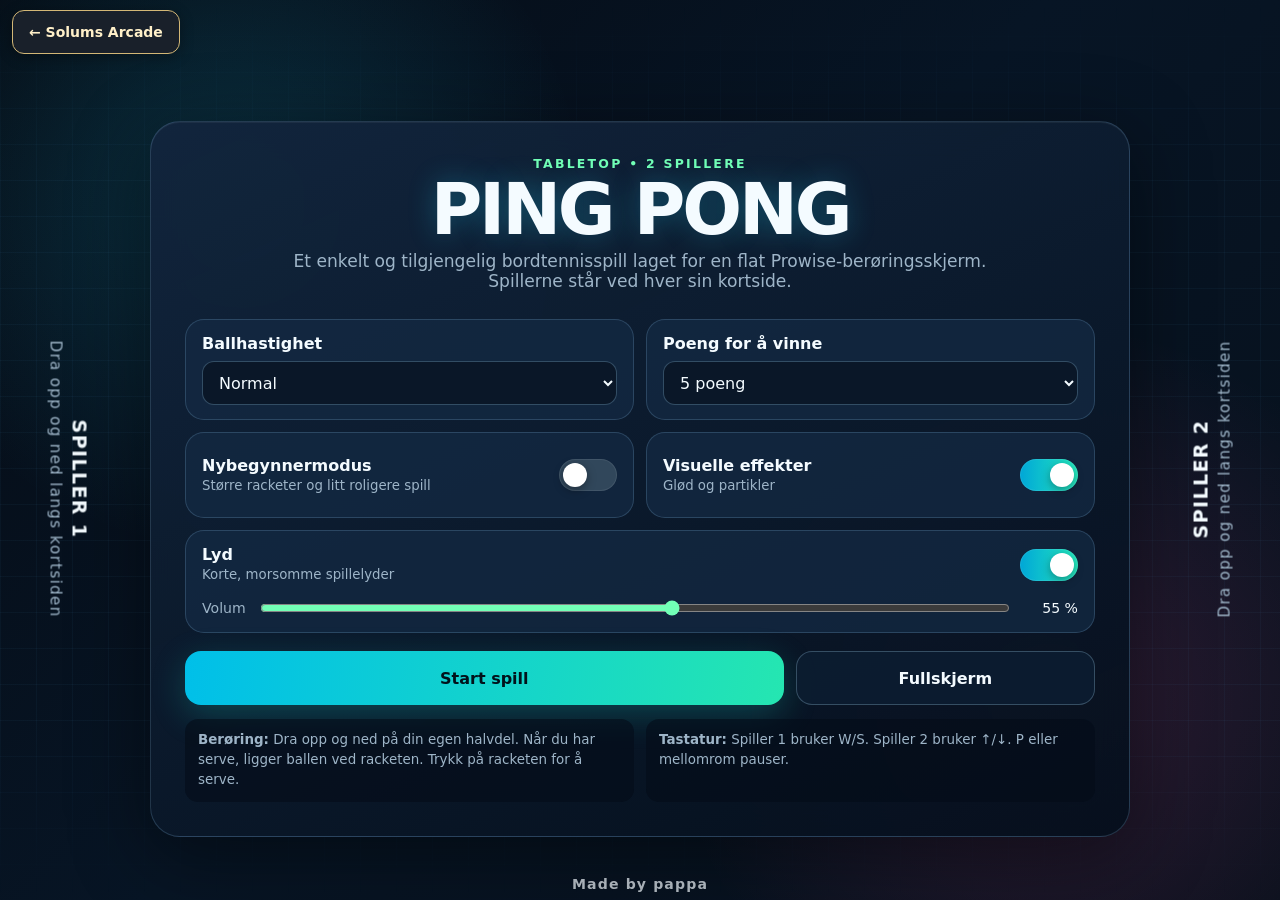
<file: ping-pong.html>
<!doctype html>
<html lang="no">
<head>
<meta charset="utf-8">
<meta name="viewport" content="width=device-width,initial-scale=1,viewport-fit=cover,user-scalable=no">
<meta name="theme-color" content="#07111f">
<title>Ping Pong</title>
<style>
:root{color-scheme:dark;--bg:#050b14;--panel:rgba(11,25,43,.92);--panel2:rgba(20,42,67,.78);--text:#f4fbff;--muted:#9eb5c8;--blue:#20d7ff;--pink:#ff4fa3;--green:#72ffb6;--line:rgba(156,210,255,.19);font-family:Inter,ui-rounded,"Segoe UI",system-ui,-apple-system,BlinkMacSystemFont,sans-serif}
*{box-sizing:border-box;-webkit-tap-highlight-color:transparent}html,body{width:100%;height:100%;margin:0;overflow:hidden;overscroll-behavior:none;background:var(--bg);color:var(--text);user-select:none;-webkit-user-select:none}button,select,input{font:inherit}button,select,input[type=range]{touch-action:manipulation}button:focus-visible,select:focus-visible,input:focus-visible{outline:3px solid var(--green);outline-offset:3px}[hidden]{display:none!important}#app,.screen{width:100%;height:100%}.screen{position:relative}
.menu-screen{display:grid;grid-template-columns:minmax(72px,.11fr) minmax(0,1fr) minmax(72px,.11fr);place-items:center;overflow:auto;padding:max(10px,env(safe-area-inset-top)) max(12px,env(safe-area-inset-right)) max(10px,env(safe-area-inset-bottom)) max(12px,env(safe-area-inset-left));touch-action:pan-y;background:radial-gradient(circle at 18% 22%,rgba(32,215,255,.17),transparent 28%),radial-gradient(circle at 82% 78%,rgba(255,79,163,.16),transparent 30%),linear-gradient(135deg,#050b14,#071525 48%,#07101b)}
.menu-screen:before{content:"";position:fixed;inset:0;pointer-events:none;background-image:linear-gradient(rgba(100,190,255,.045) 1px,transparent 1px),linear-gradient(90deg,rgba(100,190,255,.045) 1px,transparent 1px);background-size:36px 36px;mask-image:linear-gradient(to bottom,transparent,black 20%,black 80%,transparent)}.edge-guide{z-index:1;display:flex;flex-direction:column;align-items:center;justify-content:center;gap:3px;color:var(--muted);letter-spacing:.08em;text-align:center;white-space:nowrap}.edge-guide strong{color:var(--text);font-size:clamp(.88rem,1.7vw,1.2rem)}.edge-guide span{font-size:clamp(.72rem,1.3vw,.95rem)}.left-guide{transform:rotate(90deg)}.right-guide{transform:rotate(-90deg)}
.menu-shell{z-index:1;width:min(100%,980px);max-height:100%;overflow:auto;padding:clamp(18px,3vw,34px);border:1px solid var(--line);border-radius:30px;background:linear-gradient(155deg,rgba(18,37,61,.96),rgba(5,15,28,.92));box-shadow:0 18px 80px rgba(0,0,0,.46),inset 0 1px 0 rgba(255,255,255,.05);backdrop-filter:blur(18px)}.title-block{text-align:center;margin-bottom:clamp(16px,3vw,28px)}.eyebrow{margin:0 0 7px;color:var(--green);font-size:.78rem;font-weight:900;letter-spacing:.18em}h1,h2,p{margin-top:0}h1{margin-bottom:8px;font-size:clamp(2rem,5.5vw,4.5rem);line-height:.92;letter-spacing:-.045em;text-shadow:0 0 28px rgba(32,215,255,.28)}.title-block>p:last-child{max-width:700px;margin:0 auto;color:var(--muted);font-size:clamp(.92rem,1.5vw,1.07rem)}
.settings-grid{display:grid;grid-template-columns:repeat(2,minmax(0,1fr));gap:12px}.setting-card{min-height:86px;padding:14px 16px;border:1px solid var(--line);border-radius:19px;background:var(--panel2)}.setting-title{display:block;margin-bottom:8px;font-weight:850}.setting-card small{display:block;color:var(--muted);line-height:1.35}.setting-card select,.setting-card input[type=number]{width:100%;min-height:44px;padding:0 12px;border:1px solid rgba(155,215,255,.28);border-radius:12px;background:#0a1728;color:var(--text)}.setting-card input[type=number]{margin-top:8px}.toggle-card,.toggle-row{display:flex;align-items:center;justify-content:space-between;gap:16px}.toggle-card>span:first-child,.toggle-row>span:first-child{flex:1}.toggle-card .setting-title,.toggle-row .setting-title{margin-bottom:2px}.switch-input{position:absolute;width:1px;height:1px;opacity:0}.switch{position:relative;flex:0 0 58px;width:58px;height:32px;border-radius:999px;background:#31475b;box-shadow:inset 0 0 0 1px rgba(255,255,255,.08);transition:150ms ease}.switch:after{content:"";position:absolute;top:4px;left:4px;width:24px;height:24px;border-radius:50%;background:white;box-shadow:0 3px 10px rgba(0,0,0,.35);transition:150ms ease}.switch-input:checked+.switch{background:linear-gradient(90deg,#00a7d7,#25e9bd)}.switch-input:checked+.switch:after{transform:translateX(26px)}.sound-card{grid-column:1/-1}.volume-row{display:grid;grid-template-columns:auto 1fr 58px;align-items:center;gap:12px;margin-top:14px;color:var(--muted);font-size:.88rem}input[type=range]{width:100%;accent-color:var(--green)}.volume-row output{text-align:right;color:var(--text);font-variant-numeric:tabular-nums}.menu-actions{display:grid;grid-template-columns:minmax(200px,1.4fr) minmax(160px,.7fr);gap:12px;margin-top:18px}button{min-height:54px;padding:0 22px;border:0;border-radius:16px;color:var(--text);font-weight:900;cursor:pointer}.primary-button{background:linear-gradient(100deg,#00bfe9,#25e6b1);color:#02121b;box-shadow:0 10px 34px rgba(23,218,204,.23)}.primary-button:active{transform:translateY(1px) scale(.995)}.secondary-button{border:1px solid rgba(180,225,255,.25);background:rgba(13,29,49,.9)}.instructions{display:grid;grid-template-columns:1fr 1fr;gap:12px;margin-top:14px;color:var(--muted);font-size:.84rem;line-height:1.5}.instructions>div{padding:11px 13px;border-radius:13px;background:rgba(4,13,24,.6)}.made-by{position:absolute;left:50%;bottom:max(8px,env(safe-area-inset-bottom));transform:translateX(-50%);z-index:3;color:rgba(244,251,255,.68);font-size:clamp(.72rem,1.1vw,.9rem);font-weight:800;letter-spacing:.08em;text-transform:none;pointer-events:none}
.game-screen{overflow:hidden;background:#02070d;touch-action:none}#gameCanvas{position:absolute;inset:0;width:100%;height:100%;display:block;touch-action:none}.hud{position:absolute;top:50%;z-index:3;display:grid;grid-template-columns:auto auto auto;align-items:center;gap:clamp(10px,2vw,22px);padding:7px 15px;border:1px solid rgba(185,229,255,.15);border-radius:999px;background:rgba(3,12,21,.65);backdrop-filter:blur(10px);pointer-events:none;white-space:nowrap}.left-hud{left:max(12px,env(safe-area-inset-left));transform-origin:left center;transform:translateY(-50%) rotate(90deg) translateX(-50%)}.right-hud{right:max(12px,env(safe-area-inset-right));transform-origin:right center;transform:translateY(-50%) rotate(-90deg) translateX(50%)}.hud strong{font-size:clamp(1.8rem,4vw,3.7rem);line-height:.9;font-variant-numeric:tabular-nums}.player-label,.target-label{font-size:clamp(.58rem,1.2vw,.82rem);font-weight:900;letter-spacing:.11em}.left-hud .player-label{color:var(--blue)}.right-hud .player-label{color:var(--pink)}
.pause-button{position:absolute;top:max(12px,env(safe-area-inset-top));left:50%;z-index:5;min-width:74px;min-height:66px;padding:8px 12px;display:flex;flex-direction:column;align-items:center;justify-content:center;gap:2px;transform:translateX(-50%);border:1px solid rgba(182,226,255,.22);border-radius:20px;background:rgba(4,15,27,.78);color:var(--muted);font-size:.62rem;overflow:hidden}.pause-button:before{content:"";position:absolute;inset:auto 0 0;height:var(--hold-progress,0%);background:rgba(114,255,182,.2);transition:height 70ms linear}.pause-button>*{position:relative}.pause-icon{color:var(--text);font-size:1.35rem;font-weight:900}.center-message{position:absolute;top:50%;left:50%;z-index:4;transform:translate(-50%,-50%);padding:14px 26px;border:1px solid rgba(183,229,255,.2);border-radius:24px;background:rgba(2,10,18,.75);box-shadow:0 20px 70px rgba(0,0,0,.48);color:white;font-size:clamp(3rem,10vw,8rem);font-weight:950;line-height:1;text-align:center;text-shadow:0 0 35px rgba(114,255,182,.45);pointer-events:none}.center-message.small{font-size:clamp(1.35rem,3.5vw,2.8rem);line-height:1.15}.serve-hint{display:block;margin-top:10px;color:var(--green);font-size:.42em;letter-spacing:.02em}.overlay{position:absolute;inset:0;z-index:10;display:grid;place-items:center;padding:24px;background:rgba(0,5,12,.72);backdrop-filter:blur(12px)}.overlay-card{width:min(92vw,520px);padding:clamp(24px,5vw,48px);border:1px solid rgba(187,232,255,.22);border-radius:30px;background:linear-gradient(150deg,rgba(17,39,64,.97),rgba(4,14,26,.97));box-shadow:0 18px 80px rgba(0,0,0,.46);text-align:center}.overlay-card h2{margin-bottom:12px;font-size:clamp(2.5rem,7vw,5.8rem);line-height:.95}.overlay-card>p:not(.eyebrow){color:var(--muted);font-size:clamp(1.3rem,3vw,2.1rem);font-weight:800}.overlay-card button{width:100%;margin-top:10px}.celebration{background:rgba(0,5,12,.38)}.celebration:before,.celebration:after{content:"";position:absolute;width:min(44vw,420px);aspect-ratio:1;border-radius:50%;filter:blur(25px);opacity:.16;animation:breathe 1.6s ease-in-out infinite alternate}.celebration:before{top:-13%;left:-9%;background:var(--pink)}.celebration:after{right:-9%;bottom:-13%;background:var(--blue);animation-delay:-.8s}@keyframes breathe{to{transform:scale(1.18);opacity:.26}}
@media(max-width:760px),(max-height:700px){.menu-screen{grid-template-columns:54px minmax(0,1fr) 54px}.menu-shell{border-radius:22px}.settings-grid,.instructions{grid-template-columns:1fr}.sound-card{grid-column:auto}.menu-actions{grid-template-columns:1fr .65fr}.setting-card{min-height:72px}}@media(max-height:560px) and (orientation:landscape){.menu-screen{display:block;padding:10px}.edge-guide{display:none}.menu-shell{width:min(100%,1100px);margin:0 auto;padding:14px 18px}.title-block{margin-bottom:10px}h1{font-size:clamp(1.8rem,4vw,3.2rem)}.settings-grid{grid-template-columns:repeat(3,minmax(0,1fr));gap:8px}.sound-card{grid-column:span 2}.setting-card{min-height:64px;padding:9px 11px}.setting-card select,.setting-card input[type=number]{min-height:36px}.menu-actions{margin-top:9px}.instructions{display:none}}@media(prefers-reduced-motion:reduce){*,*:before,*:after{animation-duration:.001ms!important;animation-iteration-count:1!important;scroll-behavior:auto!important}}
</style>
<link rel="stylesheet" href="assets/finish.css">
<script src="assets/art.js"></script>
<link rel="stylesheet" href="assets/arcade-nav.css"></head>
<body>
<main id="app" aria-live="polite">
<section id="menuScreen" class="arcade-menu screen menu-screen" aria-labelledby="gameTitle"><a class="solums-arcade-home" href="index.html" aria-label="Til Solums Arcade">← Solums Arcade</a>
<div class="edge-guide left-guide" aria-hidden="true"><strong>SPILLER 1</strong><span>Dra opp og ned langs kortsiden</span></div>
<div class="menu-shell">
<header class="title-block"><p class="eyebrow">TABLETOP • 2 SPILLERE</p><h1 id="gameTitle">PING PONG</h1><p>Et enkelt og tilgjengelig bordtennisspill laget for en flat Prowise-berøringsskjerm. Spillerne står ved hver sin kortside.</p></header>
<div class="settings-grid">
<label class="setting-card"><span class="setting-title">Ballhastighet</span><select id="speedSelect"><option value="verySlow">Veldig sakte</option><option value="slow">Sakte</option><option value="normal" selected>Normal</option><option value="fast">Rask</option><option value="veryFast">Veldig rask</option></select></label>
<label class="setting-card"><span class="setting-title">Poeng for å vinne</span><select id="targetSelect"><option value="3">3 poeng</option><option value="5" selected>5 poeng</option><option value="7">7 poeng</option><option value="10">10 poeng</option><option value="15">15 poeng</option><option value="custom">Egendefinert</option></select><input id="customTarget" type="number" min="1" max="99" value="12" inputmode="numeric" aria-label="Egendefinert poenggrense" hidden></label>
<label class="setting-card toggle-card"><span><span class="setting-title">Nybegynnermodus</span><small>Større racketer og litt roligere spill</small></span><input id="beginnerToggle" class="switch-input" type="checkbox"><span class="switch" aria-hidden="true"></span></label>
<label class="setting-card toggle-card"><span><span class="setting-title">Visuelle effekter</span><small>Glød og partikler</small></span><input id="effectsToggle" class="switch-input" type="checkbox" checked><span class="switch" aria-hidden="true"></span></label>
<div class="setting-card sound-card"><label class="toggle-row"><span><span class="setting-title">Lyd</span><small>Korte, morsomme spillelyder</small></span><input id="soundToggle" class="switch-input" type="checkbox" checked><span class="switch" aria-hidden="true"></span></label><label class="volume-row" for="volumeRange"><span>Volum</span><input id="volumeRange" type="range" min="0" max="100" value="55"><output id="volumeOutput" for="volumeRange">55 %</output></label></div>
</div>
<div class="menu-actions"><button id="startButton" class="primary-button" type="button">Start spill</button><button id="fullscreenButton" class="secondary-button" type="button">Fullskjerm</button></div>
<div class="instructions"><div><strong>Berøring:</strong> Dra opp og ned på din egen halvdel. Når du har serve, ligger ballen ved racketen. Trykk på racketen for å serve.</div><div><strong>Tastatur:</strong> Spiller 1 bruker W/S. Spiller 2 bruker ↑/↓. P eller mellomrom pauser.</div></div>
</div>
<div class="made-by">Made by pappa</div>
<div class="edge-guide right-guide" aria-hidden="true"><strong>SPILLER 2</strong><span>Dra opp og ned langs kortsiden</span></div>
</section>
<section id="gameScreen" class="screen game-screen" hidden>
<canvas id="gameCanvas" aria-label="Spilleflate for Ping Pong"></canvas>
<div class="hud left-hud" aria-label="Poeng for spiller 1"><span class="player-label">SPILLER 1</span><strong id="scoreLeft">0</strong><span class="target-label">FØRST TIL <b id="targetLeft">5</b></span></div>
<div class="hud right-hud" aria-label="Poeng for spiller 2"><span class="player-label">SPILLER 2</span><strong id="scoreRight">0</strong><span class="target-label">FØRST TIL <b id="targetRight">5</b></span></div>
<button id="pauseButton" class="pause-button" type="button" aria-label="Hold inne for å pause"><span class="pause-icon">Ⅱ</span><span>Hold for pause</span></button>
<div id="centerMessage" class="center-message" aria-live="assertive" hidden></div>
<div id="pauseOverlay" class="overlay" hidden><div class="overlay-card"><p class="eyebrow">SPILLET ER PAUSET</p><h2>Pause</h2><button id="resumeButton" class="primary-button" type="button">Fortsett</button><button id="pauseMenuButton" class="secondary-button" type="button">Tilbake til menyen</button></div></div>
<div id="gameOverOverlay" class="overlay celebration" hidden><div class="overlay-card"><p class="eyebrow">OMGANGEN ER FERDIG</p><h2 id="winnerText">Spiller 1 vant!</h2><p id="finalScore">5–3</p><button id="playAgainButton" class="primary-button" type="button">Spill igjen</button><button id="gameOverMenuButton" class="secondary-button" type="button">Tilbake til menyen</button></div></div>
</section>
</main>
<script>
(()=>{"use strict";
const el={menuScreen:document.getElementById("menuScreen"),gameScreen:document.getElementById("gameScreen"),canvas:document.getElementById("gameCanvas"),speedSelect:document.getElementById("speedSelect"),targetSelect:document.getElementById("targetSelect"),customTarget:document.getElementById("customTarget"),beginnerToggle:document.getElementById("beginnerToggle"),effectsToggle:document.getElementById("effectsToggle"),soundToggle:document.getElementById("soundToggle"),volumeRange:document.getElementById("volumeRange"),volumeOutput:document.getElementById("volumeOutput"),startButton:document.getElementById("startButton"),fullscreenButton:document.getElementById("fullscreenButton"),scoreLeft:document.getElementById("scoreLeft"),scoreRight:document.getElementById("scoreRight"),targetLeft:document.getElementById("targetLeft"),targetRight:document.getElementById("targetRight"),pauseButton:document.getElementById("pauseButton"),centerMessage:document.getElementById("centerMessage"),pauseOverlay:document.getElementById("pauseOverlay"),resumeButton:document.getElementById("resumeButton"),pauseMenuButton:document.getElementById("pauseMenuButton"),gameOverOverlay:document.getElementById("gameOverOverlay"),winnerText:document.getElementById("winnerText"),finalScore:document.getElementById("finalScore"),playAgainButton:document.getElementById("playAgainButton"),gameOverMenuButton:document.getElementById("gameOverMenuButton")};
const ctx=el.canvas.getContext("2d",{alpha:false}),STORE="solums-arcade-bordtennis-v2";
// Dobbelt så høye hastigheter som i forrige utgave.
const SPEEDS={verySlow:.62,slow:.78,normal:.98,fast:1.20,veryFast:1.44};
const state={screen:"menu",phase:"idle",width:1280,height:720,dpr:1,lastFrame:0,targetScore:5,scores:{left:0,right:0},rallyHits:0,baseSpeed:600,currentSpeed:600,server:"left",serveNumber:0,settings:{speed:"normal",beginner:false,sound:true,volume:.55,effects:true},ball:{x:0,y:0,vx:0,vy:0,radius:10},paddles:{left:{x:0,y:0,width:70,height:150,targetY:0,velocity:0,previousY:0,handleLength:44},right:{x:0,y:0,width:70,height:150,targetY:0,velocity:0,previousY:0,handleLength:44}},pointers:new Map(),keys:new Set(),particles:[],flashes:[],winner:null,pauseHold:{active:false,start:0,raf:0}};
let audioContext=null,masterGain=null;
const clamp=(v,a,b)=>Math.max(a,Math.min(b,v)),randomSign=()=>Math.random()<.5?-1:1;
function loadSettings(){try{const s=JSON.parse(localStorage.getItem(STORE)||"null");if(!s)return;if(s.speed in SPEEDS)el.speedSelect.value=s.speed;if(["3","5","7","10","15","custom"].includes(s.targetMode))el.targetSelect.value=s.targetMode;if(Number.isFinite(s.customTarget))el.customTarget.value=String(clamp(s.customTarget,1,99));el.beginnerToggle.checked=!!s.beginner;el.effectsToggle.checked=s.effects!==false;el.soundToggle.checked=s.sound!==false;if(Number.isFinite(s.volume))el.volumeRange.value=String(clamp(Math.round(s.volume*100),0,100))}catch(e){}syncCustom();syncVolume()}
function saveSettings(){try{localStorage.setItem(STORE,JSON.stringify({speed:el.speedSelect.value,targetMode:el.targetSelect.value,customTarget:Number(el.customTarget.value),beginner:el.beginnerToggle.checked,effects:el.effectsToggle.checked,sound:el.soundToggle.checked,volume:Number(el.volumeRange.value)/100}))}catch(e){}}
function syncCustom(){el.customTarget.hidden=el.targetSelect.value!=="custom"}function syncVolume(){el.volumeOutput.value=`${el.volumeRange.value} %`;if(masterGain)masterGain.gain.value=Number(el.volumeRange.value)/100}
function readSettings(){state.targetScore=el.targetSelect.value==="custom"?clamp(Math.round(Number(el.customTarget.value)||1),1,99):Number(el.targetSelect.value);el.customTarget.value=String(clamp(Math.round(Number(el.customTarget.value)||1),1,99));state.settings={speed:el.speedSelect.value,beginner:el.beginnerToggle.checked,effects:el.effectsToggle.checked,sound:el.soundToggle.checked,volume:Number(el.volumeRange.value)/100};saveSettings()}
function ensureAudio(){if(!state.settings.sound)return;if(!audioContext){const A=window.AudioContext||window.webkitAudioContext;if(!A)return;audioContext=new A;masterGain=audioContext.createGain();masterGain.gain.value=state.settings.volume;masterGain.connect(audioContext.destination)}if(audioContext.state==="suspended")audioContext.resume().catch(()=>{})}
function tone({frequency=440,endFrequency=frequency,duration=.08,type="sine",gain=.12,delay=0}){if(!state.settings.sound)return;ensureAudio();if(!audioContext||!masterGain)return;const st=audioContext.currentTime+delay,o=audioContext.createOscillator(),g=audioContext.createGain();o.type=type;o.frequency.setValueAtTime(frequency,st);o.frequency.exponentialRampToValueAtTime(Math.max(20,endFrequency),st+duration);g.gain.setValueAtTime(.0001,st);g.gain.exponentialRampToValueAtTime(Math.max(.0002,gain),st+.008);g.gain.exponentialRampToValueAtTime(.0001,st+duration);o.connect(g);g.connect(masterGain);o.start(st);o.stop(st+duration+.02)}
function noiseBurst({duration=.42,gain=.07,delay=0}={}){if(!state.settings.sound)return;ensureAudio();if(!audioContext||!masterGain)return;const sr=audioContext.sampleRate,len=Math.max(1,Math.floor(sr*duration)),buffer=audioContext.createBuffer(1,len,sr),data=buffer.getChannelData(0);for(let i=0;i<len;i++){const t=i/len;data[i]=(Math.random()*2-1)*Math.pow(1-t,2.1)}const src=audioContext.createBufferSource(),filter=audioContext.createBiquadFilter(),g=audioContext.createGain(),st=audioContext.currentTime+delay;filter.type="lowpass";filter.frequency.value=1700;g.gain.setValueAtTime(.0001,st);g.gain.exponentialRampToValueAtTime(Math.max(.0002,gain),st+.01);g.gain.exponentialRampToValueAtTime(.0001,st+duration);src.buffer=buffer;src.connect(filter);filter.connect(g);g.connect(masterGain);src.start(st);src.stop(st+duration+.02)}
const sounds={paddle(){tone({frequency:280,endFrequency:520,duration:.075,type:"triangle",gain:.12});tone({frequency:720,endFrequency:560,duration:.045,gain:.045})},wall(){tone({frequency:180,endFrequency:145,duration:.045,type:"square",gain:.045})},score(){tone({frequency:540,endFrequency:760,duration:.13,type:"triangle",gain:.11});tone({frequency:820,endFrequency:620,duration:.18,gain:.06,delay:.08})},serve(){tone({frequency:410,endFrequency:690,duration:.11,type:"triangle",gain:.1})},win(){[523,659,784,1047].forEach((f,i)=>tone({frequency:f,endFrequency:f*1.02,duration:.18,type:"triangle",gain:.065,delay:i*.11}))},firework(){tone({frequency:520,endFrequency:1450,duration:.28,type:"sine",gain:.032});tone({frequency:110,endFrequency:52,duration:.28,type:"square",gain:.055,delay:.27});noiseBurst({duration:.52,gain:.075,delay:.25})}};
function vibrate(p){if(navigator.vibrate)navigator.vibrate(p)}
function resizeCanvas(){const r=el.gameScreen.getBoundingClientRect();state.width=Math.max(320,r.width||innerWidth);state.height=Math.max(240,r.height||innerHeight);state.dpr=clamp(devicePixelRatio||1,1,2.5);el.canvas.width=Math.round(state.width*state.dpr);el.canvas.height=Math.round(state.height*state.dpr);el.canvas.style.width=`${state.width}px`;el.canvas.style.height=`${state.height}px`;ctx.setTransform(state.dpr,0,0,state.dpr,0,0);configureDimensions()}
function configureDimensions(){const w=state.width,h=state.height,s=Math.min(w,h),rh=clamp(h*(state.settings.beginner?.31:.23),state.settings.beginner?180:135,state.settings.beginner?330:245),rw=clamp(s*(state.settings.beginner?.085:.072),54,88),handle=clamp(w*.038,32,58),margin=clamp(w*.06,54,105);state.ball.radius=clamp(s*.015,8,18);for(const side of ["left","right"]){const p=state.paddles[side];p.width=rw;p.height=rh;p.handleLength=handle;p.y=clamp(p.y||(h-rh)/2,0,h-rh);p.targetY=clamp(p.targetY||p.y,0,h-rh);p.x=side==="left"?margin:w-margin-rw}state.ball.x=clamp(state.ball.x||w/2,state.ball.radius,w-state.ball.radius);state.ball.y=clamp(state.ball.y||h/2,state.ball.radius,h-state.ball.radius);updateBaseSpeed();if(state.phase==="serve")placeBallForServe()}
function updateBaseSpeed(){let speed=Math.min(state.width,state.height)*SPEEDS[state.settings.speed];if(state.settings.beginner)speed*=.78;state.baseSpeed=clamp(speed,300,1800);if(state.phase!=="playing")state.currentSpeed=state.baseSpeed}
function resetPaddles(){for(const p of Object.values(state.paddles)){p.y=(state.height-p.height)/2;p.targetY=p.y;p.previousY=p.y;p.velocity=0}}
function updateHud(){el.scoreLeft.textContent=state.scores.left;el.scoreRight.textContent=state.scores.right;el.targetLeft.textContent=state.targetScore;el.targetRight.textContent=state.targetScore}
async function requestFullscreen(){try{if(!document.fullscreenElement&&document.documentElement.requestFullscreen)await document.documentElement.requestFullscreen({navigationUI:"hide"});if(screen.orientation?.lock)screen.orientation.lock("landscape").catch(()=>{})}catch(e){}}
function showGame(){el.menuScreen.hidden=true;el.gameScreen.hidden=false;state.screen="game";resizeCanvas()}function showMenu(){releaseAllPointers();state.winner=null;state.phase="idle";state.screen="menu";el.pauseOverlay.hidden=true;el.gameOverOverlay.hidden=true;el.centerMessage.hidden=true;el.gameScreen.hidden=true;el.menuScreen.hidden=false}
function beginMatch({keepScreen=false}={}){readSettings();ensureAudio();if(!keepScreen)showGame();configureDimensions();resetPaddles();state.scores={left:0,right:0};state.server="left";state.serveNumber=0;state.particles.length=0;state.flashes.length=0;state.winner=null;el.pauseOverlay.hidden=true;el.gameOverOverlay.hidden=true;updateHud();prepareServe()}
function placeBallForServe(){const p=state.paddles[state.server],gap=state.ball.radius+12;state.ball.x=state.server==="left"?p.x+p.width+gap:p.x-gap;state.ball.y=p.y+p.height/2;state.ball.vx=0;state.ball.vy=0}
function prepareServe(){state.phase="serve";state.rallyHits=0;state.currentSpeed=state.baseSpeed;placeBallForServe();showServeMessage()}
function showServeMessage(){const who=state.server==="left"?"SPILLER 1 SERVER":"SPILLER 2 SERVER";el.centerMessage.classList.add("small");el.centerMessage.innerHTML=`${who}<span class="serve-hint">TRYKK PÅ RACKETEN FOR Å SERVE</span>`;el.centerMessage.hidden=false}
function launchServe(){if(state.phase!=="serve")return;ensureAudio();const dir=state.server==="left"?1:-1,angle=(8+Math.random()*20)*Math.PI/180;state.ball.vx=Math.cos(angle)*state.currentSpeed*dir;state.ball.vy=Math.sin(angle)*state.currentSpeed*randomSign();state.phase="playing";el.centerMessage.hidden=true;sounds.serve();vibrate(18)}
function pointInsideRacket(side,x,y){const p=state.paddles[side],pad=22;return x>=p.x-pad&&x<=p.x+p.width+pad&&y>=p.y-pad&&y<=p.y+p.height+pad}
function scorePoint(scorer){if(state.phase!=="playing")return;state.phase="point";state.scores[scorer]++;updateHud();sounds.score();vibrate([30,30,55]);el.centerMessage.classList.add("small");el.centerMessage.textContent=scorer==="left"?"POENG TIL SPILLER 1":"POENG TIL SPILLER 2";el.centerMessage.hidden=false;createScoreBurst(scorer);if(state.scores[scorer]>=state.targetScore){setTimeout(()=>finishMatch(scorer),850);return}state.serveNumber++;state.server=state.serveNumber%2===0?"left":"right";setTimeout(()=>{if(state.phase==="point"){prepareServe()}},900)}
function finishMatch(winner){state.phase="gameover";state.winner=winner;el.centerMessage.hidden=true;el.winnerText.textContent=winner==="left"?"Spiller 1 vant!":"Spiller 2 vant!";el.finalScore.textContent=`${state.scores.left}–${state.scores.right}`;el.gameOverOverlay.hidden=false;sounds.win();vibrate([45,45,45,45,100]);startWinnerCelebration(winner)}
function pauseGame(){if(!["playing","serve","point"].includes(state.phase))return;state.phase=state.phase==="serve"?"pausedServe":"paused";el.centerMessage.hidden=true;el.pauseOverlay.hidden=false;releaseAllPointers()}function resumeGame(){if(state.phase!=="paused"&&state.phase!=="pausedServe")return;const wasServe=state.phase==="pausedServe";el.pauseOverlay.hidden=true;if(wasServe)prepareServe();else{state.phase="playing";el.centerMessage.hidden=true}}
function pointerSide(e){const r=el.canvas.getBoundingClientRect();return e.clientX-r.left<r.width/2?"left":"right"}function canvasPoint(e){const r=el.canvas.getBoundingClientRect();return{x:(e.clientX-r.left)*(state.width/r.width),y:(e.clientY-r.top)*(state.height/r.height)}}function setTarget(side,clientY){const r=el.canvas.getBoundingClientRect(),y=(clientY-r.top)*(state.height/r.height),p=state.paddles[side];p.targetY=clamp(y-p.height/2,0,state.height-p.height)}
function onPointerDown(e){if(state.screen!=="game"||["paused","pausedServe","gameover","point"].includes(state.phase))return;e.preventDefault();const side=pointerSide(e),pt=canvasPoint(e);if(state.phase==="serve"&&side===state.server&&pointInsideRacket(side,pt.x,pt.y)){launchServe();return}state.pointers.set(e.pointerId,side);try{el.canvas.setPointerCapture(e.pointerId)}catch(_){}setTarget(side,e.clientY)}function onPointerMove(e){if(state.screen!=="game"||["paused","pausedServe","gameover","point"].includes(state.phase))return;const side=state.pointers.get(e.pointerId);if(side){e.preventDefault();setTarget(side,e.clientY)}else if(e.pointerType==="mouse")setTarget(pointerSide(e),e.clientY)}function onPointerUp(e){state.pointers.delete(e.pointerId);try{el.canvas.releasePointerCapture(e.pointerId)}catch(_){}}function releaseAllPointers(){state.pointers.clear()}
function updatePaddles(dt){const sp=state.height*.9;if(state.keys.has("KeyW"))state.paddles.left.targetY-=sp*dt;if(state.keys.has("KeyS"))state.paddles.left.targetY+=sp*dt;if(state.keys.has("ArrowUp"))state.paddles.right.targetY-=sp*dt;if(state.keys.has("ArrowDown"))state.paddles.right.targetY+=sp*dt;for(const p of Object.values(state.paddles)){p.targetY=clamp(p.targetY,0,state.height-p.height);p.previousY=p.y;const k=1-Math.exp(-dt*24);p.y+=(p.targetY-p.y)*k;p.y=clamp(p.y,0,state.height-p.height);p.velocity=dt>0?(p.y-p.previousY)/dt:0}if(state.phase==="serve")placeBallForServe()}
function updateBall(dt){const speed=Math.hypot(state.ball.vx,state.ball.vy),steps=clamp(Math.ceil(speed*dt/Math.max(state.ball.radius*.7,5)),1,18),sd=dt/steps;for(let i=0;i<steps;i++){state.ball.x+=state.ball.vx*sd;state.ball.y+=state.ball.vy*sd;if(state.ball.y-state.ball.radius<=0&&state.ball.vy<0){state.ball.y=state.ball.radius;state.ball.vy=Math.abs(state.ball.vy);sounds.wall();createHitFlash(state.ball.x,state.ball.y,"wall")}else if(state.ball.y+state.ball.radius>=state.height&&state.ball.vy>0){state.ball.y=state.height-state.ball.radius;state.ball.vy=-Math.abs(state.ball.vy);sounds.wall();createHitFlash(state.ball.x,state.ball.y,"wall")}const l=state.paddles.left,r=state.paddles.right;if(state.ball.vx<0&&state.ball.x-state.ball.radius<=l.x+l.width&&state.ball.x+state.ball.radius>=l.x&&state.ball.y+state.ball.radius>=l.y&&state.ball.y-state.ball.radius<=l.y+l.height){state.ball.x=l.x+l.width+state.ball.radius;bounce(l,1,"left")}if(state.ball.vx>0&&state.ball.x+state.ball.radius>=r.x&&state.ball.x-state.ball.radius<=r.x+r.width&&state.ball.y+state.ball.radius>=r.y&&state.ball.y-state.ball.radius<=r.y+r.height){state.ball.x=r.x-state.ball.radius;bounce(r,-1,"right")}if(state.ball.x+state.ball.radius<0){scorePoint("right");break}if(state.ball.x-state.ball.radius>state.width){scorePoint("left");break}}}
function bounce(p,dir,side){state.rallyHits++;if(!state.settings.beginner&&state.rallyHits%4===0)state.currentSpeed=Math.min(state.baseSpeed*1.12,state.currentSpeed*1.018);const center=p.y+p.height/2,off=clamp((state.ball.y-center)/(p.height/2),-1,1),inf=clamp(p.velocity/Math.max(1,state.height),-.22,.22);let vr=off*.68+inf;if(Math.abs(vr)<.18)vr=.18*(vr===0?randomSign():Math.sign(vr));vr=clamp(vr,-.76,.76);state.ball.vy=state.currentSpeed*vr;state.ball.vx=dir*Math.sqrt(Math.max(0,state.currentSpeed**2-state.ball.vy**2));sounds.paddle();vibrate(18);createPaddleParticles(side,state.ball.x,state.ball.y);createHitFlash(state.ball.x,state.ball.y,side)}
function createPaddleParticles(side,x,y){if(!state.settings.effects)return;const color=side==="left"?"32,215,255":"255,79,163",dir=side==="left"?1:-1;for(let i=0;i<12;i++)state.particles.push({x,y,vx:dir*(40+Math.random()*150),vy:(Math.random()-.5)*180,life:.45+Math.random()*.25,maxLife:.7,radius:1.5+Math.random()*3,color})}function createScoreBurst(scorer){if(!state.settings.effects)return;const x=scorer==="left"?state.width*.26:state.width*.74,color=scorer==="left"?"32,215,255":"255,79,163";for(let i=0;i<48;i++){const a=Math.random()*Math.PI*2,s=80+Math.random()*350;state.particles.push({x,y:state.height/2,vx:Math.cos(a)*s,vy:Math.sin(a)*s,life:.7+Math.random()*.7,maxLife:1.4,radius:2+Math.random()*5,color})}}function winnerX(winner){return winner==="left"?[state.width*.04,state.width*.46]:[state.width*.54,state.width*.96]}function createConfetti(winner,count=150){if(!state.settings.effects)return;const [minX,maxX]=winnerX(winner),colors=["255,215,64","255,79,163","32,215,255","114,255,182","255,255,255","255,126,64"];for(let i=0;i<count;i++){const color=colors[Math.floor(Math.random()*colors.length)];state.particles.push({kind:"confetti",x:minX+Math.random()*(maxX-minX),y:-20-Math.random()*state.height*.45,vx:(Math.random()-.5)*100,vy:85+Math.random()*190,gravity:95+Math.random()*75,life:3.2+Math.random()*2,maxLife:5.2,radius:3+Math.random()*4,w:5+Math.random()*8,h:9+Math.random()*12,rotation:Math.random()*Math.PI*2,spin:(Math.random()-.5)*8,color})}}function createFireworkBurst(winner){if(!state.settings.effects)return;const [minX,maxX]=winnerX(winner),x=minX+(maxX-minX)*(.18+Math.random()*.64),y=state.height*(.16+Math.random()*.50),colors=winner==="left"?["32,215,255","114,255,182","255,255,255","255,215,64"]:["255,79,163","255,126,64","255,255,255","255,215,64"],color=colors[Math.floor(Math.random()*colors.length)];state.flashes.push({x,y,life:.36,maxLife:.36,color,firework:true});for(let i=0;i<64;i++){const a=Math.PI*2*i/64+(Math.random()-.5)*.10,s=105+Math.random()*280;state.particles.push({kind:"spark",x,y,vx:Math.cos(a)*s,vy:Math.sin(a)*s,gravity:60+Math.random()*55,life:1.05+Math.random()*.65,maxLife:1.7,radius:1.2+Math.random()*2.2,color})}}function startWinnerCelebration(winner){createConfetti(winner,180);const bursts=[0,420,850,1320,1850,2450];bursts.forEach((delay,i)=>setTimeout(()=>{if(state.phase!=="gameover"||state.winner!==winner)return;createFireworkBurst(winner);sounds.firework();if(i===2||i===4)createConfetti(winner,55)},delay))}function createHitFlash(x,y,type){if(!state.settings.effects)return;state.flashes.push({x,y,life:.16,maxLife:.16,color:type==="right"?"255,79,163":type==="left"?"32,215,255":"190,230,255"})}
function updateEffects(dt){for(let i=state.particles.length-1;i>=0;i--){const p=state.particles[i];p.life-=dt;if(p.life<=0||p.y>state.height+120){state.particles.splice(i,1);continue}if(p.gravity)p.vy+=p.gravity*dt;p.x+=p.vx*dt;p.y+=p.vy*dt;if(p.spin)p.rotation=(p.rotation||0)+p.spin*dt;p.vx*=Math.pow(.987,dt*60);p.vy*=Math.pow(p.kind==="confetti"?.998:.989,dt*60)}for(let i=state.flashes.length-1;i>=0;i--){state.flashes[i].life-=dt;if(state.flashes[i].life<=0)state.flashes.splice(i,1)}}
function roundRectPath(x,y,w,h,r){r=Math.min(r,w/2,h/2);ctx.beginPath();ctx.moveTo(x+r,y);ctx.arcTo(x+w,y,x+w,y+h,r);ctx.arcTo(x+w,y+h,x,y+h,r);ctx.arcTo(x,y+h,x,y,r);ctx.arcTo(x,y,x+w,y,r);ctx.closePath()}
function drawBackground(){ArcadeArt.table(ctx,state.width,state.height);}
function drawPaddle(p,side,color,glow){
 const cy=p.y+p.height/2,bw=p.width,bh=p.height,hw=p.handleLength,hh=clamp(bh*.18,24,42),hx=side==="left"?p.x+bw*.88:p.x-hw+bw*.12,hy=cy-hh/2;
 ctx.save();ctx.shadowColor='rgba(0,0,0,.65)';ctx.shadowBlur=14;ctx.shadowOffsetX=5;ctx.shadowOffsetY=9;
 const hg=ctx.createLinearGradient(hx,hy,hx,hy+hh);hg.addColorStop(0,'#e3bc80');hg.addColorStop(.35,'#a36d36');hg.addColorStop(1,'#4a2a15');
 ctx.fillStyle=hg;roundRectPath(hx,hy,hw,hh,hh*.22);ctx.fill();ctx.shadowBlur=0;ctx.shadowOffsetX=0;ctx.shadowOffsetY=0;
 ctx.save();roundRectPath(hx,hy,hw,hh,hh*.22);ctx.clip();ctx.strokeStyle='rgba(42,22,7,.35)';ctx.lineWidth=1;
 for(let j=0;j<8;j++){const yy=hy+j*hh/8;ctx.beginPath();ctx.moveTo(hx,yy);ctx.bezierCurveTo(hx+hw*.3,yy+3,hx+hw*.6,yy-2,hx+hw,yy+1);ctx.stroke();}ctx.restore();
 ctx.shadowColor='rgba(0,0,0,.55)';ctx.shadowBlur=12;ctx.shadowOffsetY=7;ctx.fillStyle='#c5a77a';ctx.beginPath();ctx.ellipse(p.x+bw/2,cy+2,bw/2+2,bh/2+2,0,0,Math.PI*2);ctx.fill();
 ctx.shadowBlur=0;ctx.shadowOffsetY=0;
 const bg=ctx.createLinearGradient(p.x,p.y,p.x+bw,p.y+bh);bg.addColorStop(0,side==='left'?'#62ddf3':'#ff8993');bg.addColorStop(.32,color);bg.addColorStop(1,side==='left'?'#075b70':'#7c1e43');
 ctx.fillStyle=bg;ctx.beginPath();ctx.ellipse(p.x+bw/2,cy,bw/2,bh/2,0,0,Math.PI*2);ctx.fill();
 ctx.save();ctx.clip();ctx.fillStyle='rgba(0,0,0,.20)';
 for(let yy=p.y+3;yy<p.y+bh;yy+=4)for(let xx=p.x+2;xx<p.x+bw;xx+=4){ctx.beginPath();ctx.arc(xx,yy,.7,0,Math.PI*2);ctx.fill();}
 ctx.restore();ctx.strokeStyle='rgba(255,255,255,.55)';ctx.lineWidth=1.4;ctx.beginPath();ctx.ellipse(p.x+bw/2,cy,bw/2-2,bh/2-2,0,Math.PI,Math.PI*2);ctx.stroke();ctx.restore();
}
function drawBall(){const b=state.ball;ctx.save();ctx.fillStyle='rgba(0,0,0,.30)';ctx.beginPath();ctx.ellipse(b.x+5,b.y+10,b.radius*1.05,b.radius*.65,0,0,Math.PI*2);ctx.fill();const g=ctx.createRadialGradient(b.x-b.radius*.34,b.y-b.radius*.4,0,b.x,b.y,b.radius);g.addColorStop(0,'#ffffff');g.addColorStop(.5,'#fff6dd');g.addColorStop(.85,'#e3d3b4');g.addColorStop(1,'#a5987e');ctx.fillStyle=g;ctx.beginPath();ctx.arc(b.x,b.y,b.radius,0,Math.PI*2);ctx.fill();ctx.strokeStyle='rgba(255,255,255,.8)';ctx.lineWidth=1;ctx.stroke();ctx.restore();}
function drawEffects(){for(const f of state.flashes){const a=f.life/f.maxLife;ctx.save();ctx.globalAlpha=a;if(f.firework){ctx.fillStyle=`rgba(${f.color},${a*.55})`;ctx.shadowBlur=38;ctx.shadowColor=`rgb(${f.color})`;ctx.beginPath();ctx.arc(f.x,f.y,(1-a)*55+8,0,Math.PI*2);ctx.fill()}else{ctx.strokeStyle=`rgba(${f.color},${a})`;ctx.lineWidth=4;ctx.beginPath();ctx.arc(f.x,f.y,(1-a)*42+8,0,Math.PI*2);ctx.stroke()}ctx.restore()}for(const p of state.particles){const a=clamp(p.life/p.maxLife,0,1);ctx.save();ctx.globalAlpha=a;ctx.fillStyle=`rgba(${p.color},${a})`;if(p.kind==="confetti"){ctx.translate(p.x,p.y);ctx.rotate(p.rotation||0);ctx.fillRect(-(p.w||6)/2,-(p.h||12)/2,p.w||6,p.h||12)}else if(p.kind==="spark"){ctx.strokeStyle=`rgba(${p.color},${a})`;ctx.lineWidth=Math.max(1,p.radius);ctx.beginPath();ctx.moveTo(p.x,p.y);ctx.lineTo(p.x-p.vx*.035,p.y-p.vy*.035);ctx.stroke()}else{ctx.beginPath();ctx.arc(p.x,p.y,p.radius,0,Math.PI*2);ctx.fill()}ctx.restore()}}
function render(){drawBackground();drawPaddle(state.paddles.left,"left","#20d7ff","rgba(32,215,255,.85)");drawPaddle(state.paddles.right,"right","#ff4fa3","rgba(255,79,163,.85)");drawBall();drawEffects()}
function loop(t){const dt=clamp(state.lastFrame?(t-state.lastFrame)/1000:0,0,1/30);state.lastFrame=t;if(state.screen==="game"){updatePaddles(dt);if(state.phase==="playing")updateBall(dt);updateEffects(dt);render()}requestAnimationFrame(loop)}
function beginPauseHold(e){e.preventDefault();if(!["playing","serve","point"].includes(state.phase))return;state.pauseHold.active=true;state.pauseHold.start=performance.now();const dur=e.pointerType==="mouse"?300:650;const tick=now=>{if(!state.pauseHold.active)return;const p=clamp((now-state.pauseHold.start)/dur,0,1);el.pauseButton.style.setProperty("--hold-progress",`${p*100}%`);if(p>=1){cancelPauseHold();pauseGame();return}state.pauseHold.raf=requestAnimationFrame(tick)};state.pauseHold.raf=requestAnimationFrame(tick)}function cancelPauseHold(){state.pauseHold.active=false;cancelAnimationFrame(state.pauseHold.raf);el.pauseButton.style.setProperty("--hold-progress","0%")}
el.targetSelect.addEventListener("change",()=>{syncCustom();saveSettings()});el.volumeRange.addEventListener("input",()=>{syncVolume();saveSettings()});[el.speedSelect,el.customTarget,el.beginnerToggle,el.effectsToggle,el.soundToggle].forEach(x=>x.addEventListener("change",saveSettings));el.startButton.addEventListener("click",()=>{beginMatch();requestFullscreen()});el.fullscreenButton.addEventListener("click",requestFullscreen);el.resumeButton.addEventListener("click",resumeGame);el.pauseMenuButton.addEventListener("click",showMenu);el.playAgainButton.addEventListener("click",()=>beginMatch({keepScreen:true}));el.gameOverMenuButton.addEventListener("click",showMenu);el.canvas.addEventListener("pointerdown",onPointerDown,{passive:false});el.canvas.addEventListener("pointermove",onPointerMove,{passive:false});el.canvas.addEventListener("pointerup",onPointerUp,{passive:false});el.canvas.addEventListener("pointercancel",onPointerUp,{passive:false});el.canvas.addEventListener("lostpointercapture",onPointerUp,{passive:false});el.canvas.addEventListener("contextmenu",e=>e.preventDefault());el.pauseButton.addEventListener("pointerdown",beginPauseHold);el.pauseButton.addEventListener("pointerup",cancelPauseHold);el.pauseButton.addEventListener("pointercancel",cancelPauseHold);el.pauseButton.addEventListener("pointerleave",cancelPauseHold);
addEventListener("keydown",e=>{if(["ArrowUp","ArrowDown","Space"].includes(e.code))e.preventDefault();state.keys.add(e.code);if(state.phase==="serve"&&((state.server==="left"&&e.code==="Enter")||(state.server==="right"&&e.code==="NumpadEnter")))launchServe();if((e.code==="KeyP"||e.code==="Space")&&!e.repeat&&state.screen==="game"){if(state.phase==="paused"||state.phase==="pausedServe")resumeGame();else pauseGame()}},{passive:false});addEventListener("keyup",e=>state.keys.delete(e.code));addEventListener("blur",()=>{state.keys.clear();releaseAllPointers()});addEventListener("resize",()=>{if(state.screen==="game")resizeCanvas()});document.addEventListener("visibilitychange",()=>{if(document.hidden&&state.screen==="game"&&["playing","serve"].includes(state.phase))pauseGame()});document.addEventListener("gesturestart",e=>e.preventDefault(),{passive:false});document.addEventListener("dragstart",e=>e.preventDefault());
loadSettings();syncCustom();syncVolume();requestAnimationFrame(loop);
})();
</script>
</body>
</html>
</file>
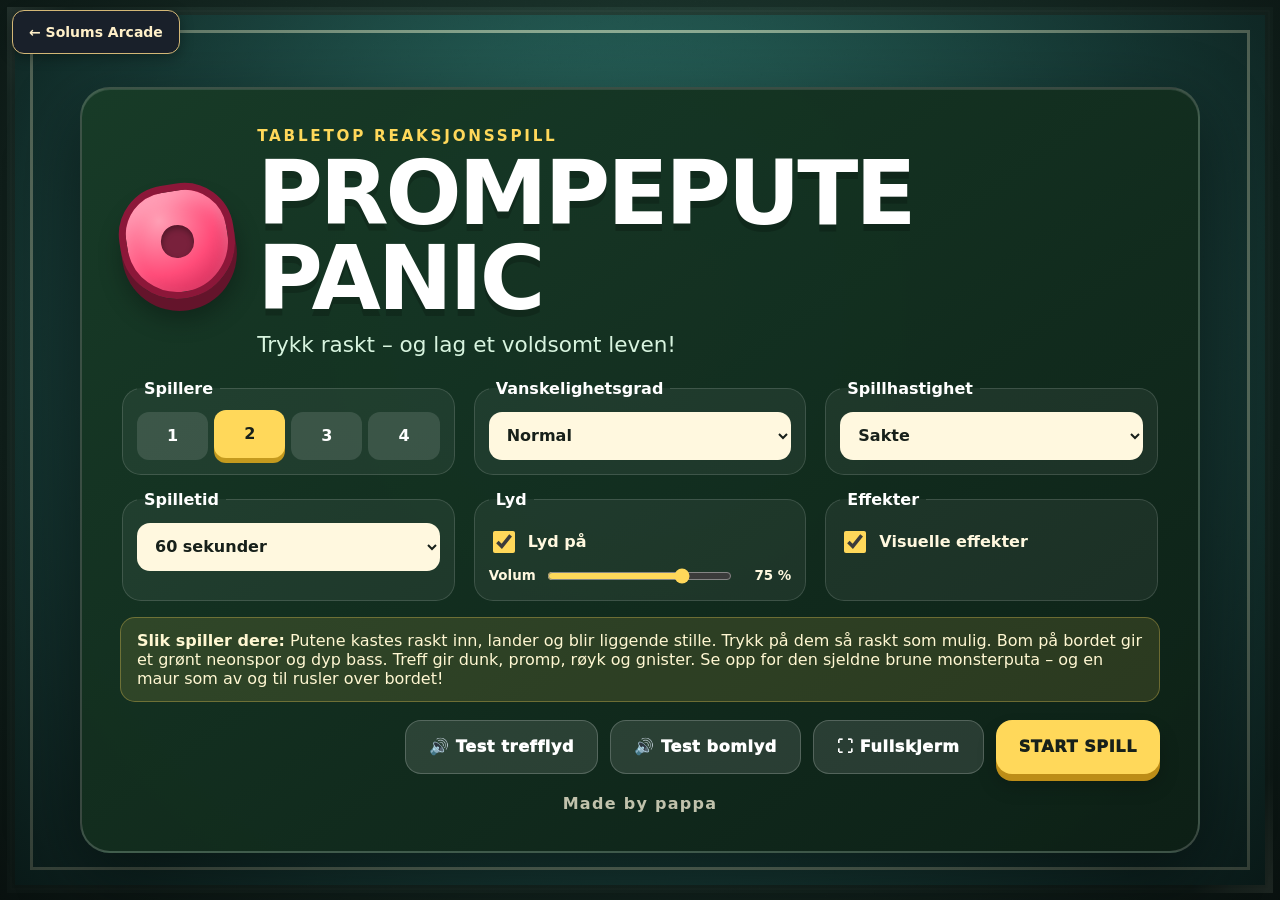
<file: prompepute-panic.html>
<!doctype html>
<html lang="no">
<head>
<meta charset="utf-8">
<meta name="viewport" content="width=device-width, initial-scale=1, viewport-fit=cover, user-scalable=no">
<meta name="theme-color" content="#173a28">
<title>Prompepute Panic</title>
<style>
:root{--cream:#fff8df;--ink:#17201a;--yellow:#ffd85a;--pink:#ff5f87;--cyan:#42d9ff;--purple:#a77cff}
*{box-sizing:border-box}html,body{width:100%;height:100%;margin:0;overflow:hidden;overscroll-behavior:none}body{font-family:Inter,ui-rounded,"Arial Rounded MT Bold",system-ui,sans-serif;background:#0d1b13;color:var(--cream);touch-action:none;user-select:none;-webkit-user-select:none;-webkit-touch-callout:none}button,input,select{font:inherit}button{touch-action:manipulation;cursor:pointer}.hidden{display:none!important}
#app{position:relative;width:100%;height:100%;isolation:isolate}#gameCanvas{position:absolute;inset:0;width:100%;height:100%;display:block;touch-action:none}.screen{position:absolute;inset:0;z-index:30;display:grid;place-items:center;padding:clamp(10px,2.2vw,30px);background:radial-gradient(circle at 50% 35%,rgba(86,174,113,.25),rgba(7,14,10,.82))}.panel{width:min(1120px,96vw);max-height:94vh;overflow:auto;padding:clamp(18px,3vw,38px);border:2px solid rgba(255,255,255,.18);border-radius:30px;background:linear-gradient(145deg,rgba(24,59,39,.98),rgba(13,32,22,.98));box-shadow:0 24px 70px rgba(0,0,0,.48),inset 0 1px rgba(255,255,255,.12)}
.title-row{display:flex;align-items:center;gap:22px;margin-bottom:22px}.eyebrow{margin:0 0 6px;color:var(--yellow);font-size:clamp(.72rem,1.3vw,.95rem);font-weight:900;letter-spacing:.18em}.subtitle{margin:10px 0 0;color:#d8f4df;font-size:clamp(1rem,2vw,1.35rem)}h1,h2{margin:0;line-height:.95;text-transform:uppercase;letter-spacing:-.035em}h1{font-size:clamp(2.5rem,7vw,6.3rem);color:#fff;text-shadow:0 7px 0 rgba(0,0,0,.18)}h2{font-size:clamp(2.2rem,6vw,5rem)}
.title-cushion{position:relative;flex:0 0 auto;width:clamp(72px,9vw,120px);aspect-ratio:1;border:7px solid #8c1739;border-radius:43% 43% 50% 50%;background:radial-gradient(circle at 35% 27%,#ff9fb5,#ff4c79 55%,#bd1f4c);box-shadow:inset 0 10px 16px rgba(255,255,255,.3),0 12px 0 #64142b,0 20px 25px rgba(0,0,0,.3);transform:rotate(-9deg)}.title-cushion span{position:absolute;inset:34%;border-radius:50%;background:#79213c;box-shadow:inset 0 3px 6px rgba(0,0,0,.35)}
.settings-grid{display:grid;grid-template-columns:repeat(3,minmax(0,1fr));gap:15px}fieldset{min-width:0;padding:14px;border:1px solid rgba(255,255,255,.14);border-radius:19px;background:rgba(255,255,255,.055)}legend{padding:0 7px;color:#fff;font-weight:900}select,input[type=number]{width:100%;min-height:48px;padding:0 14px;border:0;border-radius:13px;background:var(--cream);color:var(--ink);font-weight:800}input[type=number]{margin-top:8px}.segmented{display:grid;grid-template-columns:repeat(4,1fr);gap:6px}.segmented button{min-height:48px;border:0;border-radius:12px;background:rgba(255,255,255,.12);color:#fff;font-weight:900}.segmented button.selected{color:var(--ink);background:var(--yellow);box-shadow:0 5px 0 #c49a1e;transform:translateY(-2px)}.check-row{display:flex;align-items:center;gap:10px;min-height:38px;font-weight:800}.check-row input{width:22px;height:22px;accent-color:var(--yellow)}.range-row{display:grid;grid-template-columns:auto 1fr 52px;align-items:center;gap:9px;margin-top:5px;font-size:.84rem;font-weight:800}.range-row input{width:100%;accent-color:var(--yellow)}.range-row output{text-align:right}
.instructions{margin-top:16px;padding:13px 16px;border:1px solid rgba(255,216,90,.3);border-radius:15px;background:rgba(255,216,90,.12);color:#fff7d2}.menu-actions{display:flex;justify-content:flex-end;flex-wrap:wrap;gap:12px;margin-top:18px}.primary-btn,.secondary-btn,.pause-btn{min-height:54px;padding:0 23px;border:0;border-radius:16px;font-weight:1000;letter-spacing:.04em}.primary-btn{color:var(--ink);background:var(--yellow);box-shadow:0 7px 0 #bd8d17,0 12px 20px rgba(0,0,0,.2)}.secondary-btn{color:#fff;border:1px solid rgba(255,255,255,.2);background:rgba(255,255,255,.11)}.made-by-pappa{margin-top:20px;text-align:center;font-size:clamp(.82rem,1.4vw,1rem);font-weight:900;letter-spacing:.08em;color:rgba(255,248,223,.74)}
#hud{position:absolute;inset:0;z-index:10;pointer-events:none}#scoreboards{position:absolute;inset:0}.scoreboard{position:absolute;display:flex;align-items:center;gap:9px;min-width:160px;padding:9px 14px;border:2px solid var(--player);border-radius:17px;background:rgba(10,20,14,.74);box-shadow:0 8px 25px rgba(0,0,0,.3);color:#fff}.scoreboard .dot{width:14px;height:14px;border-radius:50%;background:var(--player);box-shadow:0 0 15px var(--player)}.scoreboard .score{margin-left:auto;font-size:1.65rem;line-height:1;font-weight:1000}.scoreboard .combo{display:block;min-width:42px;color:var(--yellow);font-size:.7rem;font-weight:1000}.side-top{top:13px;left:50%;transform:translateX(-50%) rotate(180deg)}.side-bottom{bottom:13px;left:50%;transform:translateX(-50%)}.side-left{left:13px;top:50%;transform:translateY(-50%) rotate(90deg)}.side-right{right:13px;top:50%;transform:translateY(-50%) rotate(-90deg)}.time-panel{position:absolute;left:50%;top:50%;min-width:92px;padding:8px 15px;border:1px solid rgba(255,255,255,.16);border-radius:18px;background:rgba(8,17,12,.68);color:#fff;text-align:center;transform:translate(-50%,-50%)}.time-panel span{display:block;font-size:.65rem;font-weight:900;letter-spacing:.16em;opacity:.72}.time-panel strong{font-size:2rem;line-height:1}.time-panel.urgent{border-color:#ff6c75;animation:urgent .55s infinite alternate}.pause-btn{position:absolute;right:18px;bottom:18px;min-width:58px;padding:0;pointer-events:auto;color:#fff;border:1px solid rgba(255,255,255,.18);background:rgba(8,17,12,.74)}
.countdown-value{color:#fff;font-size:clamp(7rem,25vw,19rem);font-weight:1000;text-shadow:0 15px 0 rgba(0,0,0,.22),0 0 45px rgba(255,216,90,.65);animation:pop .65s both}.dialog{width:min(580px,92vw);text-align:center}.stack-actions{display:grid;gap:12px;margin-top:26px}.result-panel{text-align:center}.result-cards{display:grid;grid-template-columns:repeat(4,minmax(0,1fr));gap:12px;margin-top:24px}.result-card{padding:16px;border:2px solid var(--player);border-radius:20px;background:rgba(255,255,255,.06);text-align:left}.result-card.winner{background:rgba(255,216,90,.15);box-shadow:0 0 30px rgba(255,216,90,.25)}.result-card h3{margin:0 0 8px;color:var(--player)}.result-card .big{color:#fff;font-size:2.2rem;font-weight:1000}
@keyframes pop{0%{opacity:0;transform:scale(.35) rotate(-8deg)}70%{opacity:1;transform:scale(1.12)}100%{transform:scale(1)}}@keyframes urgent{to{transform:translate(-50%,-50%) scale(1.12);background:rgba(119,19,28,.8)}}@media(max-width:850px){.settings-grid{grid-template-columns:repeat(2,minmax(0,1fr))}.result-cards{grid-template-columns:repeat(2,minmax(0,1fr))}}@media(max-width:520px){.title-cushion{display:none}.settings-grid,.result-cards{grid-template-columns:1fr}}
</style>
<link rel="stylesheet" href="assets/finish.css">
<script src="assets/panic-art.js"></script>
<link rel="stylesheet" href="assets/arcade-nav.css"></head>
<body>
<main id="app">
<canvas id="gameCanvas"></canvas>
<div id="hud" class="hidden"><div id="timePanel" class="time-panel"><span>TID</span><strong id="timeValue">60</strong></div><button id="pauseBtn" class="pause-btn">Ⅱ</button><div id="scoreboards"></div></div>
<section id="menu" class="arcade-menu screen"><a class="solums-arcade-home" href="index.html" aria-label="Til Solums Arcade">← Solums Arcade</a><div class="panel"><header class="title-row"><div class="title-cushion"><span></span></div><div><p class="eyebrow">TABLETOP REAKSJONSSPILL</p><h1>Prompepute Panic</h1><p class="subtitle">Trykk raskt – og lag et voldsomt leven!</p></div></header>
<div class="settings-grid">
<fieldset><legend>Spillere</legend><div class="segmented" id="playerOptions"><button data-value="1">1</button><button data-value="2" class="selected">2</button><button data-value="3">3</button><button data-value="4">4</button></div></fieldset>
<fieldset><legend>Vanskelighetsgrad</legend><select id="difficulty"><option value="easy">Enkel</option><option value="normal" selected>Normal</option><option value="hard">Vanskelig</option><option value="chaos">Kaosmodus</option></select></fieldset>
<fieldset><legend>Spillhastighet</legend><select id="speed"><option value="verySlow">Veldig sakte</option><option value="slow" selected>Sakte</option><option value="normal">Normal</option><option value="fast">Rask</option><option value="veryFast">Veldig rask</option></select></fieldset>
<fieldset><legend>Spilletid</legend><select id="duration"><option value="30">30 sekunder</option><option value="60" selected>60 sekunder</option><option value="90">90 sekunder</option><option value="120">2 minutter</option></select></fieldset>
<fieldset><legend>Lyd</legend><label class="check-row"><input id="soundEnabled" type="checkbox" checked><span>Lyd på</span></label><label class="range-row"><span>Volum</span><input id="volume" type="range" min="0" max="100" value="75"><output id="volumeOut">75 %</output></label></fieldset>
<fieldset><legend>Effekter</legend><label class="check-row"><input id="fxEnabled" type="checkbox" checked><span>Visuelle effekter</span></label></fieldset>
</div>
<div class="instructions"><strong>Slik spiller dere:</strong> Putene kastes raskt inn, lander og blir liggende stille. Trykk på dem så raskt som mulig. Bom på bordet gir et grønt neonspor og dyp bass. Treff gir dunk, promp, røyk og gnister. Se opp for den sjeldne brune monsterputa – og en maur som av og til rusler over bordet!</div>
<div class="menu-actions"><button id="testSoundBtn" class="secondary-btn">🔊 Test trefflyd</button><button id="testMissBtn" class="secondary-btn">🔊 Test bomlyd</button><button id="fullscreenBtn" class="secondary-btn">⛶ Fullskjerm</button><button id="startBtn" class="primary-btn">START SPILL</button></div>
<div class="made-by-pappa">Made by pappa</div>
</div></section>
<section id="countdown" class="screen hidden"><div id="countdownValue" class="countdown-value">3</div></section>
<section id="pauseScreen" class="screen hidden"><div class="panel dialog"><p class="eyebrow">PAUSE</p><h2>Spillet er pauset</h2><div class="stack-actions"><button id="resumeBtn" class="primary-btn">FORTSETT</button><button id="pauseMenuBtn" class="secondary-btn">HOVEDMENY</button></div></div></section>
<section id="results" class="screen hidden"><div class="panel result-panel"><p class="eyebrow">OMGANGEN ER FERDIG</p><h2 id="winnerTitle">PROMPEMESTER!</h2><p id="winnerSubtitle" class="subtitle"></p><div id="resultCards" class="result-cards"></div><div class="menu-actions"><button id="menuBtn" class="secondary-btn">HOVEDMENY</button><button id="replayBtn" class="primary-btn">SPILL IGJEN</button></div></div></section>
</main>
<script>
const FART_SAMPLE='[data-uri]';
const SPECIAL_FART_SAMPLE='[data-uri]';
const ANT_AUUU_SAMPLE='[data-uri]';
(()=>{"use strict";const canvas=document.getElementById('gameCanvas'),ctx=canvas.getContext('2d'),$=id=>document.getElementById(id);const COLORS=['#42d9ff','#ff5f87','#ffd85a','#a77cff'];let state='menu',players=[],cushions=[],particles=[],flashes=[],ants=[],W=0,H=0,last=performance.now(),timeLeft=60,spawnTimer=0,elapsedGame=0,specialCooldown=0,antTimer=30,settings={players:2,difficulty:'normal',speed:'slow',duration:60,sound:true,volume:.75,fx:true};const DIFF={easy:{size:1.25,spawn:1.35,max:5},normal:{size:1,spawn:1,max:8},hard:{size:.82,spawn:.72,max:12},chaos:{size:.88,spawn:.44,max:18}},SPD={verySlow:.58,slow:.68,normal:1,fast:1.28,veryFast:1.58};function clamp(v,a,b){return Math.max(a,Math.min(b,v))}function rand(a,b){return a+Math.random()*(b-a)}function resize(){W=innerWidth;H=innerHeight;const d=Math.min(devicePixelRatio||1,2);canvas.width=W*d;canvas.height=H*d;ctx.setTransform(d,0,0,d,0,0)}function sides(n){if(n===1)return['bottom'];if(n===2)return['left','right'];if(n===3)return['left','top','right'];return['top','right','bottom','left']}function setupPlayers(){players=sides(settings.players).map((side,i)=>({side,color:COLORS[i],score:0,combo:0,hits:0,misses:0}));const box=$('scoreboards');box.innerHTML='';players.forEach((p,i)=>{const e=document.createElement('div');e.className='scoreboard side-'+p.side;e.style.setProperty('--player',p.color);e.id='score-'+i;e.innerHTML=`<span class="dot"></span><span>Spiller ${i+1}<span class="combo">x1</span></span><strong class="score">0</strong>`;box.appendChild(e)})}function updateScore(i){const e=$('score-'+i),p=players[i];if(e){e.querySelector('.score').textContent=Math.round(p.score);e.querySelector('.combo').textContent='x'+(1+Math.floor(p.combo/4))}}function show(name){['menu','countdown','pauseScreen','results'].forEach(id=>$(id).classList.add('hidden'));if(name)$(name).classList.remove('hidden')}function fart(kind='normal'){if(!settings.sound)return;const a=new Audio(FART_SAMPLE);a.volume=clamp(settings.volume*(kind==='big'?1:kind==='small'?.88:.96),0,1);a.playbackRate=kind==='big'?rand(.90,.98):kind==='small'?rand(1.03,1.10):rand(.97,1.03);a.preservesPitch=false;a.play().catch(()=>{})}function specialFart(){if(!settings.sound)return;const a=new Audio(SPECIAL_FART_SAMPLE);a.volume=clamp(settings.volume*1.28,0,1);a.playbackRate=rand(.94,1.00);a.preservesPitch=false;a.play().catch(()=>{})}function antAuuu(){if(!settings.sound)return;const a=new Audio(ANT_AUUU_SAMPLE);a.volume=clamp(settings.volume*1.05,0,1);a.playbackRate=rand(.96,1.04);a.play().catch(()=>{})}function testFart(){settings.sound=$('soundEnabled').checked;settings.volume=Number($('volume').value)/100;PanicArt.unlock();PanicArt.sound(false,settings);fart('normal')}function targetFor(r){for(let k=0;k<20;k++){const x=rand(r*1.6+25,W-r*1.6-25),y=rand(r*1.6+25,H-r*1.6-25);if(cushions.every(c=>Math.hypot(x-(c.tx??c.x),y-(c.ty??c.y))>r+c.r*.85))return{x,y}}return{x:rand(r*1.6+25,W-r*1.6-25),y:rand(r*1.6+25,H-r*1.6-25)}}function spawn(){const d=DIFF[settings.difficulty],special=elapsedGame>10&&specialCooldown<=0&&Math.random()<.018,baseR=Math.min(W,H)*.06*d.size*rand(.85,1.18),r=baseR*(special?1.10:1),edge=Math.floor(Math.random()*4),t=targetFor(r),m=r*2;let sx,sy;if(edge===0){sx=rand(m,W-m);sy=-m}else if(edge===1){sx=W+m;sy=rand(m,H-m)}else if(edge===2){sx=rand(m,W-m);sy=H+m}else{sx=-m;sy=rand(m,H-m)}const dur=clamp(rand(.28,.46)/Math.sqrt(SPD[settings.speed]),.18,.62);if(special)specialCooldown=34;cushions.push({x:sx,y:sy,sx,sy,tx:t.x,ty:t.y,r,phase:'flying',te:0,dur,angle:rand(-3,3),final:rand(-3,3),life:special?rand(6.2,7.8):rand(4,6),rest:0,hit:false,pop:0,color:special?'#6b3a21':['#ff5f87','#46dfff','#7fe46d','#ffd34d','#a87cff'][Math.floor(Math.random()*5)],seed:rand(0,999),special})}
function spawnAnt(){if(ants.length)return;const r=Math.min(W,H)*.032,edge=Math.floor(Math.random()*4),pad=r*3;let x,y,tx,ty;if(edge===0){x=-pad;y=rand(H*.18,H*.82);tx=W+pad;ty=clamp(y+rand(-H*.14,H*.14),H*.12,H*.88)}else if(edge===1){x=W+pad;y=rand(H*.18,H*.82);tx=-pad;ty=clamp(y+rand(-H*.14,H*.14),H*.12,H*.88)}else if(edge===2){x=rand(W*.18,W*.82);y=-pad;tx=clamp(x+rand(-W*.14,W*.14),W*.12,W*.88);ty=H+pad}else{x=rand(W*.18,W*.82);y=H+pad;tx=clamp(x+rand(-W*.14,W*.14),W*.12,W*.88);ty=-pad}const ang=Math.atan2(ty-y,tx-x);ants.push({x,y,dx:Math.cos(ang),dy:Math.sin(ang),angle:ang,r,speed:Math.min(W,H)*.050,walk:rand(0,6.28),fleeing:false})}
function hitAnt(x,y){for(const a of ants){if(Math.hypot(x-a.x,y-a.y)<=a.r*1.7){if(!a.fleeing){a.fleeing=true;a.speed*=3;antAuuu()}return true}}return false}
function drawAnt(a){ctx.save();ctx.translate(a.x,a.y);ctx.rotate(a.angle);const r=a.r,step=Math.sin(a.walk)*(a.fleeing?.52:.36);ctx.shadowColor='rgba(0,0,0,.38)';ctx.shadowBlur=r*.25;ctx.shadowOffsetY=r*.12;ctx.strokeStyle='#21130c';ctx.lineWidth=Math.max(2,r*.10);ctx.lineCap='round';for(let side of [-1,1]){for(let j=0;j<3;j++){const bx=-r*.55+j*r*.55,phase=step*(j%2?1:-1)*side,midX=bx-r*.12,midY=side*r*(.58+phase*.18),endX=bx-r*(.30+.10*j),endY=side*r*(1.15-phase*.32);ctx.beginPath();ctx.moveTo(bx,side*r*.20);ctx.lineTo(midX,midY);ctx.lineTo(endX,endY);ctx.stroke()}}const body=ctx.createRadialGradient(-r*.25,-r*.25,r*.05,0,0,r*1.2);body.addColorStop(0,'#7b4021');body.addColorStop(.48,'#422316');body.addColorStop(1,'#160d09');ctx.fillStyle=body;ctx.strokeStyle='#120b08';ctx.lineWidth=Math.max(1.5,r*.06);for(const [cx,cy,rx,ry] of [[-r*.70,0,r*.50,r*.43],[0,0,r*.46,r*.38],[r*.68,0,r*.52,r*.46]]){ctx.beginPath();ctx.ellipse(cx,cy,rx,ry,0,0,Math.PI*2);ctx.fill();ctx.stroke()}ctx.strokeStyle='#21130c';ctx.lineWidth=Math.max(1.5,r*.055);for(const side of [-1,1]){ctx.beginPath();ctx.moveTo(r*.98,side*r*.12);ctx.quadraticCurveTo(r*1.30,side*r*.38,r*1.46,side*r*.72);ctx.stroke()}ctx.fillStyle='#f5e6b7';ctx.beginPath();ctx.arc(r*.82,-r*.17,r*.055,0,Math.PI*2);ctx.arc(r*.82,r*.17,r*.055,0,Math.PI*2);ctx.fill();if(a.fleeing){ctx.strokeStyle='#ffdd78';ctx.lineWidth=Math.max(2,r*.05);for(let i=0;i<3;i++){ctx.beginPath();ctx.moveTo(-r*(1.15+i*.25),-r*(.42-i*.18));ctx.lineTo(-r*(1.65+i*.30),-r*(.55-i*.20));ctx.stroke()}}ctx.restore()}
function owner(x,y){
  // Spillerfeltet bestemmes av putens sentrum, og samsvarer nøyaktig med de hvite banelinjene.
  if(players.length===1)return 0;
  if(players.length===2)return x<W/2?0:1;
  if(players.length===3){
    if(y<=H/2){
      const leftBoundary=(W/H)*y,rightBoundary=W-leftBoundary;
      if(x>=leftBoundary&&x<=rightBoundary)return 1; // Spiller 2 – øvre felt
    }
    return x<W/2?0:2; // Spiller 1 venstre, spiller 3 høyre
  }
  // Fire spillere: ett trekantfelt fra hver side inn mot midten.
  const m=Math.max(18,Math.min(W,H)*.035),nx=(x-W/2)/(W/2-m),ny=(y-H/2)/(H/2-m);
  if(Math.abs(nx)>Math.abs(ny))return nx<0?3:1; // venstre / høyre
  return ny<0?0:2; // topp / bunn
}function flash(c){if(settings.fx)flashes.push({x:c.x,y:c.y,r:c.r,color:c.color,life:.28,max:.28})}function hit(x,y){if(state!=='playing')return;if(hitAnt(x,y))return 'ant';let c=null,b=1e9;cushions.forEach(o=>{if(o.hit||o.phase!=='resting')return;const d=Math.hypot(x-o.x,y-o.y);if(d<o.r*1.15&&d<b){b=d;c=o}});if(!c){const missOwner=owner(x,y),missPlayer=players[missOwner];missPlayer.combo=0;missPlayer.misses++;updateScore(missOwner);PanicArt.sound(true,settings);return 'miss'}
const i=owner(c.x,c.y),p=players[i];c.hit=true;c.pop=.001;p.combo++;p.hits++;p.score+=Math.round(25+75*Math.max(0,1-c.rest/2.5))*(1+Math.floor((p.combo-1)/4)*.25);updateScore(i);flash(c);PanicArt.sound(false,settings);if(settings.fx)PanicArt.burst(c);if(c.special)specialFart();else fart(c.r>Math.min(W,H)*.075?'big':c.r<Math.min(W,H)*.05?'small':'normal');return 'hit'}function update(dt){if(state==='playing')PanicArt.update(dt);if(state==='playing'){timeLeft-=dt;elapsedGame+=dt;specialCooldown=Math.max(0,specialCooldown-dt);antTimer-=dt;$('timeValue').textContent=Math.max(0,Math.ceil(timeLeft));$('timePanel').classList.toggle('urgent',timeLeft<=10);spawnTimer-=dt;const d=DIFF[settings.difficulty];if(spawnTimer<=0&&cushions.filter(c=>!c.hit).length<d.max){spawn();spawnTimer=rand(.55,1)*d.spawn*(settings.speed==='slow'?1.18:1)}if(antTimer<=0&&!ants.length){spawnAnt();antTimer=rand(60,105)}if(timeLeft<=0)finish()}for(let i=cushions.length-1;i>=0;i--){const c=cushions[i];if(c.hit){c.pop+=dt;if(c.pop>.34)cushions.splice(i,1);continue}if(state==='playing'){if(c.phase==='flying'){c.te+=dt;const t=clamp(c.te/c.dur,0,1),e=1-Math.pow(1-t,3);c.x=c.sx+(c.tx-c.sx)*e;c.y=c.sy+(c.ty-c.sy)*e;c.angle+=(c.final-c.angle)*e*.25;if(t>=1){c.x=c.tx;c.y=c.ty;c.phase='resting';c.rest=0}}else c.rest+=dt}if(c.phase==='resting'&&c.rest>c.life)cushions.splice(i,1)}for(let i=ants.length-1;i>=0;i--){const a=ants[i];if(state==='playing'){a.walk+=dt*(a.fleeing?18:7);a.x+=a.dx*a.speed*dt;a.y+=a.dy*a.speed*dt}if(a.x<-a.r*4||a.x>W+a.r*4||a.y<-a.r*4||a.y>H+a.r*4)ants.splice(i,1)}flashes.forEach(f=>f.life-=dt);flashes=flashes.filter(f=>f.life>0)}function drawCourtLines(){
 if(players.length<2)return;
 const m=Math.max(18,Math.min(W,H)*.035),cx=W/2,cy=H/2;
 ctx.save();ctx.beginPath();ctx.rect(m,m,W-2*m,H-2*m);ctx.clip();
 ctx.beginPath();
 if(players.length===2){ctx.moveTo(cx,0);ctx.lineTo(cx,H)}
 else if(players.length===3){ctx.moveTo(0,0);ctx.lineTo(cx,cy);ctx.lineTo(W,0);ctx.moveTo(cx,cy);ctx.lineTo(cx,H)}
 else{ctx.moveTo(m,m);ctx.lineTo(W-m,H-m);ctx.moveTo(W-m,m);ctx.lineTo(m,H-m)}
 ctx.strokeStyle='rgba(0,20,26,.48)';ctx.lineWidth=7;ctx.stroke();
 ctx.strokeStyle='#dbf3dc';ctx.lineWidth=3;ctx.stroke();ctx.restore();
}
function drawTable(){PanicArt.table(ctx,W,H);drawCourtLines()}
function shade(hex,p){const n=parseInt(hex.slice(1),16),a=Math.round(2.55*p);return`rgb(${clamp((n>>16)+a,0,255)},${clamp(((n>>8)&255)+a,0,255)},${clamp((n&255)+a,0,255)})`}function drawC(c){PanicArt.cushion(ctx,c)}
function drawFlash(f){const k=f.life/f.max;ctx.save();ctx.globalAlpha=k*.6;ctx.strokeStyle='#fff1ae';ctx.lineWidth=2+k*3;ctx.beginPath();ctx.arc(f.x,f.y,f.r*(1+(1-k)*.6),0,Math.PI*2);ctx.stroke();ctx.restore()}
function draw(){drawTable();PanicArt.drawTraces(ctx);cushions.forEach(drawC);ants.forEach(drawAnt);flashes.forEach(drawFlash);PanicArt.effects(ctx)}
function finish(){PanicArt.clear();state='results';ants=[];$('hud').classList.add('hidden');show('results');const max=Math.max(...players.map(p=>p.score)),w=players.findIndex(p=>p.score===max);$('winnerSubtitle').textContent='Spiller '+(w+1)+' vant!';const box=$('resultCards');box.innerHTML='';players.forEach((p,i)=>{const e=document.createElement('div');e.className='result-card'+(p.score===max?' winner':'');e.style.setProperty('--player',p.color);e.innerHTML='<h3>Spiller '+(i+1)+'</h3><div class="big">'+Math.round(p.score)+' poeng</div>';box.appendChild(e)})}async function start(){PanicArt.clear();PanicArt.unlock();state='countdown';settings.difficulty=$('difficulty').value;settings.speed=$('speed').value;settings.duration=Number($('duration').value);settings.sound=$('soundEnabled').checked;settings.volume=Number($('volume').value)/100;settings.fx=$('fxEnabled').checked;setupPlayers();cushions=[];flashes=[];ants=[];elapsedGame=0;specialCooldown=0;antTimer=rand(18,40);timeLeft=settings.duration;spawnTimer=.3;$('hud').classList.add('hidden');show('countdown');for(const v of ['3','2','1','PROMP!']){$('countdownValue').textContent=v;await new Promise(r=>setTimeout(r,v==='PROMP!'?600:750))}show(null);$('hud').classList.remove('hidden');state='playing'}function menu(){PanicArt.clear();state='menu';ants=[];$('hud').classList.add('hidden');show('menu')}function position(e){const r=canvas.getBoundingClientRect();return{x:(e.clientX-r.left)*W/r.width,y:(e.clientY-r.top)*H/r.height}}
function overCushion(p){return cushions.some(c=>!c.hit&&Math.hypot(p.x-c.x,p.y-c.y)<c.r*1.15)}
canvas.addEventListener('pointerdown',e=>{if(state!=='playing')return;e.preventDefault();canvas.setPointerCapture(e.pointerId);const p=position(e),result=hit(p.x,p.y);p.table=result==='miss';PanicArt.contacts.set(e.pointerId,p);if(p.table)PanicArt.trace(p.x,p.y)},{passive:false});
canvas.addEventListener('pointermove',e=>{const old=PanicArt.contacts.get(e.pointerId);if(!old||state!=='playing')return;e.preventDefault();const p=position(e);p.table=!overCushion(p);if(p.table)PanicArt.trace(p.x,p.y,old.table?old:null);PanicArt.contacts.set(e.pointerId,p)},{passive:false});
for(const event of ['pointerup','pointercancel','lostpointercapture'])canvas.addEventListener(event,e=>PanicArt.contacts.delete(e.pointerId));
window.addEventListener('blur',()=>PanicArt.contacts.clear());
$('playerOptions').addEventListener('click',e=>{const b=e.target.closest('button[data-value]');if(!b)return;settings.players=Number(b.dataset.value);document.querySelectorAll('#playerOptions button').forEach(x=>x.classList.toggle('selected',x===b))});$('volume').addEventListener('input',()=>$('volumeOut').value=$('volume').value+' %');$('testSoundBtn').addEventListener('click',testFart);$('testMissBtn').addEventListener('click',()=>{settings.sound=$('soundEnabled').checked;settings.volume=Number($('volume').value)/100;PanicArt.sound(true,settings)});$('startBtn').addEventListener('click',start);$('replayBtn').addEventListener('click',start);$('menuBtn').addEventListener('click',menu);$('pauseBtn').addEventListener('click',()=>{if(state==='playing'){state='paused';PanicArt.contacts.clear();show('pauseScreen')}});$('resumeBtn').addEventListener('click',()=>{state='playing';show(null);last=performance.now()});$('pauseMenuBtn').addEventListener('click',menu);$('fullscreenBtn').addEventListener('click',()=>document.documentElement.requestFullscreen?.());window.addEventListener('resize',resize);function loop(t){const dt=Math.min(.033,(t-last)/1000||0);last=t;update(dt);draw();requestAnimationFrame(loop)}resize();show('menu');requestAnimationFrame(loop)})();
</script>
</body></html>
</file>
<file: assets/finish.css>
/* Materials retain the original layout, hit areas and contrast. */
body:has(.home-screen){background:linear-gradient(110deg,#150c07aa,#442a1222 45%,#100b08aa),url('wood.webp') center/900px;}
.home-screen{background:radial-gradient(ellipse at 36% 15%,#f4c87322,transparent 65%),linear-gradient(#130c0644,#130c0688),url('wood.webp') center/1100px!important;}
.desk{background:radial-gradient(ellipse at 32% 12%,#ffd98829,transparent 65%),linear-gradient(90deg,#110a0760,transparent 30% 75%,#110a0760),url('wood.webp') center/1000px!important;}
.paper{background-color:#f4e9d0!important;background-image:url('paper.svg'),linear-gradient(97deg,#dac9a5,#fff7e1 7%,#f5ebd1 92%,#d9c9a5)!important;box-shadow:0 3px 5px #190d0755,0 20px 35px #140c0a55,inset 1px 0 #fff9e9!important;}
.typewriter{background-image:url('paper.svg'),radial-gradient(ellipse at 38% 0%,#70766a,#343b34 42%,#141b17 90%)!important;box-shadow:inset 0 2px 2px #a9b5a577,inset 0 -10px 18px #020a08aa,0 15px 18px #08070599!important;}
.key{box-shadow:0 5px 0 #121815,0 7px 6px #0009,inset 0 1px 2px #fff9!important;transition:transform 90ms,box-shadow 90ms;}
.key:active,.key.pressed{transform:translateY(4px);box-shadow:0 1px 0 #121815,0 3px 3px #0008,inset 0 1px 2px #fff7!important;}
.toolbar{box-shadow:0 5px 20px #090c0b66,inset 0 1px #ffffff14;}
.menu-screen:has(#startBtn){background-color:#081723;}
#menuScreen .hero{background-image:linear-gradient(0deg,#08171cc9,#08171c11),url('sea.webp');background-size:cover;background-position:center;}
.game:focus-visible,button:focus-visible{outline:3px solid #ffe5a1;outline-offset:4px;}
@media print{.desk,.paper{background:white!important;box-shadow:none!important;}}
@media(prefers-reduced-motion:reduce){.key{transition:none;}}

/* Arcade launch cards show the actual materials used inside each game. */
.game{min-height:285px;padding-top:30px;}
.game--panic{background:linear-gradient(90deg,#081708ee 12%,#08170875 70%,#08170822),url('grass.webp') center/cover;}
.game--writing{background:linear-gradient(90deg,#20150eef 10%,#20150e88 72%,#20150e33),url('wood.webp') center/cover;}
.game--pirate{background:linear-gradient(90deg,#061425ee 4%,#06142588 67%,#06142511),url('sea.webp') center/cover;}
.game--pong{background:linear-gradient(90deg,#08252fe8,#103b4aa0),repeating-linear-gradient(0deg,#397485 0 1px,#255a69 1px 4px);}
.game p{color:#e1e9e2;max-width:340px;}
.game .icon{background:#081720a8;box-shadow:0 5px 20px #0003;}
.game .play{color:#fff3d4;}
/* Keep the rotated scores fully inside the touchscreen at every aspect ratio. */
.left-hud{left:clamp(40px,4vw,64px);transform-origin:center;transform:translate(-50%,-50%) rotate(90deg);}
.right-hud{right:clamp(40px,4vw,64px);transform-origin:center;transform:translate(50%,-50%) rotate(-90deg);}
.cover-panel.cursed-cover{background:linear-gradient(0deg,#030a13cc,transparent 70%),url('sea.webp') 47% center/cover;}
.cursed-cover .storm-moon,.cursed-cover .ghost-ship,.cursed-cover .lightning-mark{display:none;}
.cursed-cover::after{opacity:.2;}
.key.is-active{transform:translateY(4px) scale(.98)!important;box-shadow:0 1px 0 #121815,0 3px 3px #0008,inset 0 1px 2px #fff7!important;}
</file>
<file: assets/arcade-nav.css>
/* Shared return link for every game menu. */
a.solums-arcade-home {
  position:fixed; top:max(10px,env(safe-area-inset-top)); left:max(12px,env(safe-area-inset-left));
  z-index:200; display:inline-flex; align-items:center; justify-content:center;
  min-height:44px; box-sizing:border-box; padding:10px 16px; gap:8px;
  border:1px solid #d3b776; border-radius:12px; background:#19202a; color:#fff0c9;
  font:700 14px/1.2 system-ui,sans-serif; text-decoration:none; white-space:nowrap;
  box-shadow:0 3px 14px #0005; touch-action:manipulation;
}
a.solums-arcade-home:hover { background:#303b48; border-color:#ffe1a0; }
a.solums-arcade-home:focus-visible { outline:3px solid #fff; outline-offset:3px; }
#menuScreen.arcade-menu, #menu.arcade-menu, #setup.arcade-menu, #startScreen.arcade-menu {
  padding-top:calc(68px + env(safe-area-inset-top)); box-sizing:border-box;
}
.arcade-menu > .menu-card, .arcade-menu > .panel, .arcade-menu > .card {
  max-height:calc(100dvh - 88px - env(safe-area-inset-top)); overflow:auto;
}
#toolbar > a.solums-arcade-home { position:static; flex-shrink:0; }
#app:not([data-mode="home"]) #toolbar > a.solums-arcade-home { display:none; }
#app[data-mode="home"] #homeButton { display:none; }
#app[data-mode="home"].toolbar-hidden .toolbar { transform:none; opacity:1; pointer-events:auto; }
#app[data-mode="home"] #hideToolbarButton, #app[data-mode="home"] #showToolbarButton { display:none; }
@media(max-width:480px) { a.solums-arcade-home { padding:10px 12px; font-size:13px; } }
</file>
<file: rakettbudet/style.css>
@import url('https://fonts.googleapis.com/css2?family=Barlow+Condensed:wght@600;700;800;900&family=Barlow:wght@400;500;600;700&display=swap');
:root{color-scheme:dark;font-family:Barlow,Arial,sans-serif;color:#eff5f4;background:#07121b}*{box-sizing:border-box}body{margin:0}button,a{-webkit-tap-highlight-color:transparent}button{font:inherit;cursor:pointer}button:focus-visible,a:focus-visible{outline:3px solid #fff;outline-offset:5px}[hidden]{display:none!important}#game{position:relative;height:100svh;min-height:650px;overflow:hidden;isolation:isolate;background:#081522}.backdrop,.shade,#world{position:absolute;inset:0;width:100%;height:100%}.backdrop{background:url('assets/space.png') center/cover;opacity:.88;z-index:-3}.shade{background:linear-gradient(90deg,rgba(3,14,22,.91),rgba(3,14,22,.32) 60%,rgba(3,14,22,.08)),linear-gradient(0deg,#061019dd,transparent 40%);z-index:-2}#world{z-index:-1}header{height:112px;display:flex;align-items:center;justify-content:space-between;padding:0 5%;position:relative}.brand{text-decoration:none;color:#fff;display:flex;align-items:center;gap:13px;font-size:17px;font-weight:800;letter-spacing:3px;line-height:1.1}.brandmark{font-size:40px;letter-spacing:-5px;border:1px solid #587278;padding:4px 14px 6px 8px;transform:skew(-7deg)}.brandmark span{color:#ffb34f}.arcade{display:block;font-size:11px;letter-spacing:6px;margin-top:6px}.topright{display:flex;align-items:center;gap:20px}.flight{font-size:12px;letter-spacing:2px;color:#becbd0}.icon{background:#09192288;border:1px solid #76929a55;color:#e6efef;padding:11px 15px;border-radius:5px;font-size:14px}.panel{position:absolute;left:8%;top:24%;max-width:580px}.eyebrow{color:#fabb6f;font-size:12px;letter-spacing:2.8px;font-weight:700;display:flex;align-items:center;gap:10px}.eyebrow i{width:6px;height:6px;background:#ffb65c;border-radius:50%;box-shadow:0 0 12px #ffb65c}h1{font-family:'Barlow Condensed',Impact,sans-serif;font-weight:800;font-size:clamp(78px,8.5vw,140px);letter-spacing:-2px;line-height:.83;margin:27px 0 25px}h1 span{color:#ffba69}.lead{font-size:24px;font-weight:500;letter-spacing:.2px;margin:0 0 12px}.description{color:#b2c1c7;font-size:16px;line-height:1.65;margin:0 0 30px}.primary{display:flex;align-items:center;justify-content:space-between;gap:70px;background:#ffc078;color:#182027;border:0;border-radius:4px;padding:19px 23px;font-size:16px;letter-spacing:1.5px;font-weight:800;box-shadow:0 0 38px #ffb45320;transition:.2s}.primary:hover{background:#ffd6a0;transform:translateY(-2px)}.primary span{font-size:24px;line-height:1}.instructions{display:flex;gap:24px;margin:22px 0;color:#a4b7c1;font-size:13px;align-items:center}.instructions span{display:flex;align-items:center;gap:6px}kbd{font-family:inherit;font-size:11px;padding:4px 6px;border:1px solid #7c939b55;border-radius:3px;color:#e0e8e9}.record{font-size:11px;letter-spacing:2px;color:#8ca1ac;margin-top:34px}.record b{color:#ffd097;margin:0 10px;font-size:16px}#shipLabel{position:absolute;right:12%;top:76%;border-left:2px solid #ffbd75;padding-left:15px;letter-spacing:2px;font-size:12px}#shipLabel small{display:block;color:#adc1cd;margin-top:9px;letter-spacing:.4px;font-size:13px}footer{position:absolute;bottom:27px;left:5%;right:5%;display:flex;justify-content:space-between;font-size:11px;letter-spacing:2px;color:#91a7b3}footer i{color:#ffbd75;margin:0 15px}#hud{position:absolute;top:110px;left:5%;right:5%;pointer-events:none}.stats{display:flex;justify-content:space-between}.stats small{display:block;font-size:12px;letter-spacing:1.8px;color:#c0cfd4}.stats strong{display:block;font-size:34px;margin-top:5px;font-weight:600}#health{color:#6cdddf;font-size:26px}.destination{position:absolute;left:50%;transform:translateX(-50%);top:0;width:min(35vw,380px);font-size:12px;letter-spacing:1px}.destination>div:first-child{display:flex;justify-content:space-between;gap:10px}.progress{height:4px;margin-top:14px;background:#c3e3ec25}.progress i{display:block;height:100%;width:0;background:#ffbb6d;box-shadow:0 0 10px #ffb951}#power{text-align:center;color:#89f7ff;font-size:14px;margin-top:25px;letter-spacing:2px}#controls{position:absolute;bottom:24px;left:50%;transform:translateX(-50%);display:flex;gap:14px}#controls button{background:#0d2434dc;border:1px solid #769baa88;color:#fff;border-radius:7px;min-width:65px;height:53px;font-size:25px;touch-action:manipulation}#controls #boost{min-width:140px;font-size:13px;letter-spacing:2px}#boostState{margin-left:8px;color:#ffbd75;font-size:11px}#laneLabels{position:absolute;bottom:92px;width:min(100%,570px);left:50%;transform:translateX(-50%);display:flex;justify-content:space-around;font-size:10px;letter-spacing:1.5px;color:#9eb5c2}#laneLabels span:last-child{color:#ffbc6b}#toast{position:absolute;top:24%;left:50%;transform:translate(-50%,-15px);opacity:0;transition:.25s;text-align:center;color:#ffdb9d;font-size:24px;font-weight:600;text-shadow:0 3px 20px #000;pointer-events:none;white-space:nowrap}#toast.show{opacity:1;transform:translate(-50%,0)}.modal{position:absolute;inset:0;background:#020b14b8;backdrop-filter:blur(12px);display:flex;align-items:center;justify-content:center;padding:20px;z-index:5}.modalcard{border:1px solid #5d859155;border-radius:14px;background:linear-gradient(135deg,#163442f2,#071822fa);padding:40px;width:min(640px,100%);box-shadow:0 30px 100px #0006}.modalcard h2{font-family:'Barlow Condensed',Impact,sans-serif;font-size:52px;line-height:1;margin:16px 0}.modalcard p{color:#bed0da;font-size:17px;line-height:1.5}.modalcard .primary{width:100%;margin-top:18px}#choices{display:flex;flex-direction:column;gap:10px}.upgrade{display:flex;align-items:center;gap:18px;text-align:left;background:#213d4e88;color:#fff;border:1px solid #769aab55;border-radius:7px;padding:17px}.upgrade:hover{background:#355364;border-color:#ffc079}.upgrade .symbol{font-size:25px;color:#ffbd75;width:30px;text-align:center}.upgrade b{display:block;font-size:18px}.upgrade small{display:block;font-size:14px;color:#b9cdd8;margin-top:4px}.playing .shade{background:linear-gradient(0deg,#061019cc,transparent 45%),linear-gradient(90deg,#06101988,transparent 35%,transparent 65%,#06101988)}
@media(min-height:900px){.panel{top:26%}}@media(max-width:700px){#game{min-height:600px}header{height:86px;padding:0 6%}.flight{display:none}.brand{font-size:13px}.brandmark{font-size:30px}.topright{gap:8px}.panel{left:8%;top:24%}h1{font-size:88px}.lead{font-size:21px}.description{font-size:14px;max-width:290px}.instructions{gap:12px;font-size:11px}.record{margin-top:20px}.primary{padding:16px 20px}.intro .eyebrow{font-size:10px}#shipLabel{display:none}footer{font-size:9px}footer span:last-child{display:none}#hud{top:95px}.stats strong{font-size:26px}.stats small{font-size:10px}.destination{top:66px;width:85%;font-size:11px}#power{margin-top:70px}.modalcard{padding:26px}.modalcard h2{font-size:42px}#toast{top:29%;font-size:21px}.backdrop{background-position:64% center}}@media(max-height:740px) and (min-width:701px){.panel{top:20%}h1{font-size:92px}.description{margin-bottom:18px}.record{margin-top:16px}#shipLabel{top:80%}}

/* Keep delivery information at the top, above the open approach field. */
.playing header{padding-top:38px}.playing .flight{display:none}
.destination{position:fixed;top:max(12px,env(safe-area-inset-top));width:min(46vw,480px);padding:6px 12px;background:#07121bb3;border-radius:5px}
.destination .progress{margin-top:7px}
@media(max-width:700px){.destination{top:max(8px,env(safe-area-inset-top));width:88%;font-size:11px}.playing header{padding-top:44px;height:120px}#hud{top:125px}#power{margin-top:22px}}

.game-options{display:flex;gap:14px;max-width:460px;margin:18px 0 9px}.game-options label{display:flex;flex:1;flex-direction:column;gap:7px;color:#dce8ed;font-size:14px}.game-options select{width:100%;font:inherit;color:#fff;background:#112b3b;border:1px solid #617a89;border-radius:5px;padding:11px 9px}.option-help{max-width:450px;font-size:12px;color:#b7c7cf;line-height:1.5;margin:0 0 18px}.panel{top:18%}h1{font-size:clamp(72px,7vw,108px)}.description{margin-bottom:12px}.record{margin-top:18px}.instructions{margin:16px 0}#world{z-index:0;touch-action:none}header,.panel,#hud,#shipLabel,footer,#controls,#toast{z-index:1}header{pointer-events:none}header a,header button{pointer-events:auto}#game:has(.intro:not([hidden])){min-height:900px}@media(max-width:700px){.panel{top:115px;right:8%}h1{font-size:76px}.game-options{gap:10px}.game-options label{font-size:13px}.game-options select{padding:10px 5px;font-size:13px}.instructions{flex-wrap:wrap;gap:9px}.option-help{max-width:320px}#game:has(.intro:not([hidden])){min-height:880px}}
/* Survival HUD and controls stay outside the central aiming area. */
.defense-stats{display:flex;justify-content:space-between;gap:15px;margin-top:8px;font-size:11px;letter-spacing:1px;color:#b8cbd3}.defense-stats b{color:#ffcb88;margin-left:8px;font-size:16px}.defense-stats .danger{color:#ff786a}#power{font-size:11px;margin-top:12px;letter-spacing:1px}.auto-option{display:flex;align-items:center;gap:9px;font-size:13px;color:#bcd1db;margin:0 0 15px}.auto-option input{accent-color:#ffc078;width:17px;height:17px}.instructions{flex-wrap:wrap;gap:12px 18px;max-width:540px}#controls{gap:10px}#controls #fire,#controls #rocket,#controls #boost{min-width:104px;font-size:12px;letter-spacing:1px}#controls #fire{border-color:#ffc078;background:#593d25e8}#controls #rocket{border-color:#66d7ef;background:#103c4be8}#controls button{touch-action:none;user-select:none}#controls small{display:block;font-size:10px;color:#c4d9e1;margin:3px 0 0}#controls button:disabled{opacity:.45;cursor:default}#toast{font-size:18px;max-width:90%;white-space:normal;width:max-content}.option-help{line-height:1.5}.playing #game{min-height:600px}
@media(max-width:700px){#controls{gap:5px;width:94%;bottom:18px}#controls button{min-width:38px;flex:1}#controls #fire,#controls #rocket,#controls #boost{min-width:65px;flex:1.6;font-size:10px;letter-spacing:.3px}#power{font-size:9px;max-width:85%;margin:12px auto;line-height:1.5}.defense-stats{font-size:9px}.defense-stats b{font-size:14px}#toast{top:31%;font-size:15px}.intro .description{max-width:100%}#game:has(.intro:not([hidden])){min-height:950px}.option-help{font-size:11px}.record{margin-top:12px}.intro .instructions{max-width:330px}}
</file>
<file: assets/pirate.css>
/* Naval brass, etched metal and weathered oak finish for every game screen. */
:root{--ink:#e5e5cf;--bone:#d7d4b8;--gold:#d3b674;--panel:rgba(5,18,29,.96);}
.menu-card,.result-card,.pause-card{border-color:#897b55;box-shadow:0 30px 100px #000a,inset 0 1px #e1d5ae44;}
.settings-panel{background:linear-gradient(115deg,#101f2bed,#06131bf5),url('wood.webp') center/cover;}
.settings-grid label{border:1px solid #81968b35;background:linear-gradient(130deg,#21343b77,#07131d88);border-radius:5px;}
select{background:#0c1e2a;color:#ebecd6;border-color:#788d8566;}
button{box-shadow:inset 0 1px #ecdda744,0 5px 12px #0005;border-radius:5px;}
button:focus-visible,select:focus-visible{outline:3px solid #f5d593;outline-offset:3px;}
#startBtn,#playAgainBtn,#resumeBtn{background:linear-gradient(#d4bb80,#a58b53);color:#15232a;text-shadow:0 1px #fff4;box-shadow:inset 0 1px #fff4,0 5px 16px #0007;}
.player-hud{background:linear-gradient(120deg,#071a29e8,#0b202bc9);border-color:#a7bca366;box-shadow:0 4px 22px #0006,inset 0 1px #d2e1d41c;border-radius:4px;}
.player-hud strong{color:#f6efce;text-shadow:0 2px 4px #0009;}
#player1Hud{border-left:3px solid #7acee3;}
#player2Hud{border-right:3px solid #ed9d83;}
#toast{color:#f8ecc9;background:linear-gradient(#152a35eb,#0a1924ed);border:1px solid #cdb5748c;box-shadow:0 8px 24px #0007;text-shadow:0 2px 4px #000;}
.cover-title h1{text-shadow:0 2px 0 #372b1a,0 5px 14px #000;}
.instructions{color:#cbd8d4;line-height:1.55;}
#countdownText{color:#f3e1af;text-shadow:0 0 50px #8ee1e64d,0 5px 12px #000;}
@media(max-width:680px){.player-hud{min-width:125px;max-width:38vw;padding:9px 10px;}.player-hud strong{font-size:1.8rem;}.cover-panel{min-height:310px;}}

/* Mutiny ends the round: a locked cell instead of a victory celebration. */
.jail .dialog { border-color:#9d6248; background:radial-gradient(ellipse at top,#27313a,#090e14 75%); }
.jail h2 { color:#eead78; }
.jail .stats-grid { display:block; }
.jail-bars { height:120px; max-width:390px; margin:12px auto 22px; border:8px ridge #4a5359; background:repeating-linear-gradient(90deg,transparent 0 38px,#121b22 39px,#8c9797 43px,#243039 49px,transparent 52px),radial-gradient(ellipse,#40545b,#050a10); box-shadow:inset 0 0 25px #000; }
.jail-bars span { font-size:76px; color:#bba988; opacity:.5; }

#toast.compact{top:66%;font-size:clamp(14px,1.7vw,20px);padding:9px 16px;max-width:82vw;letter-spacing:.025em;}
</file>
